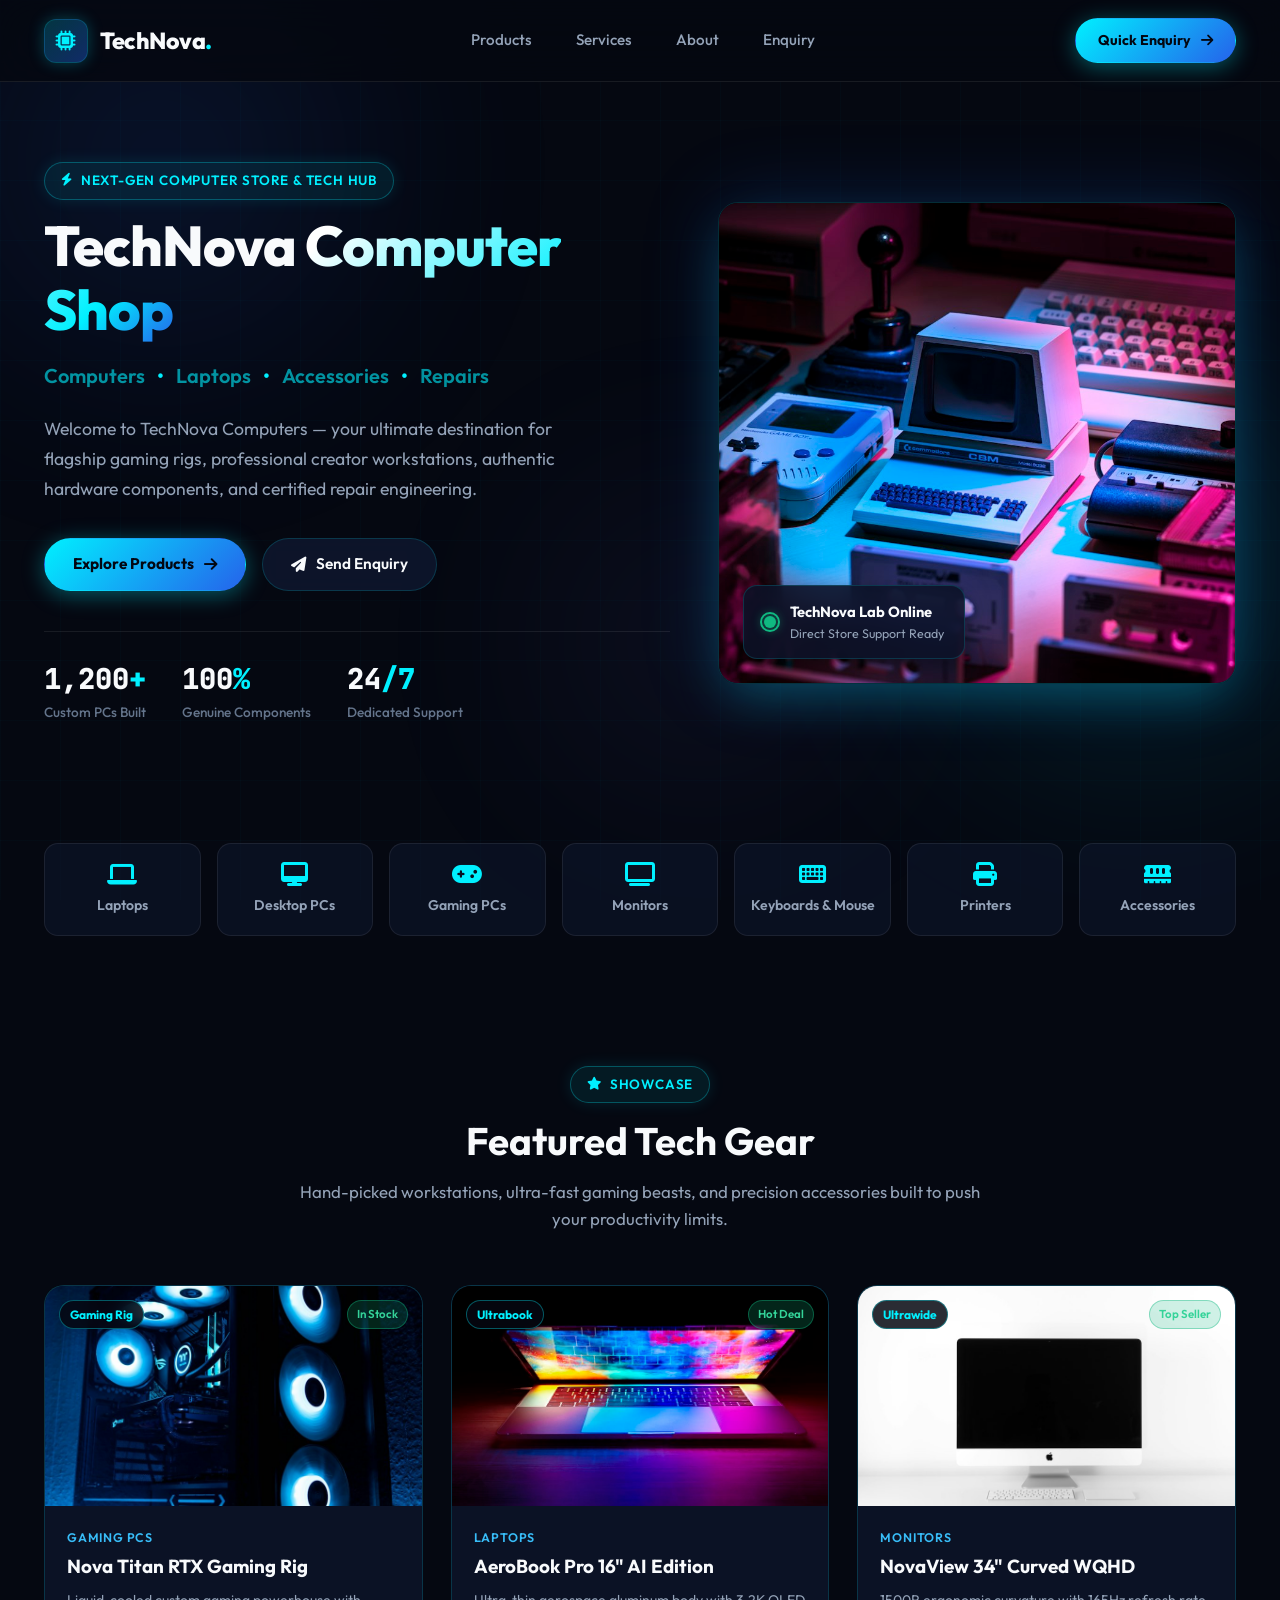
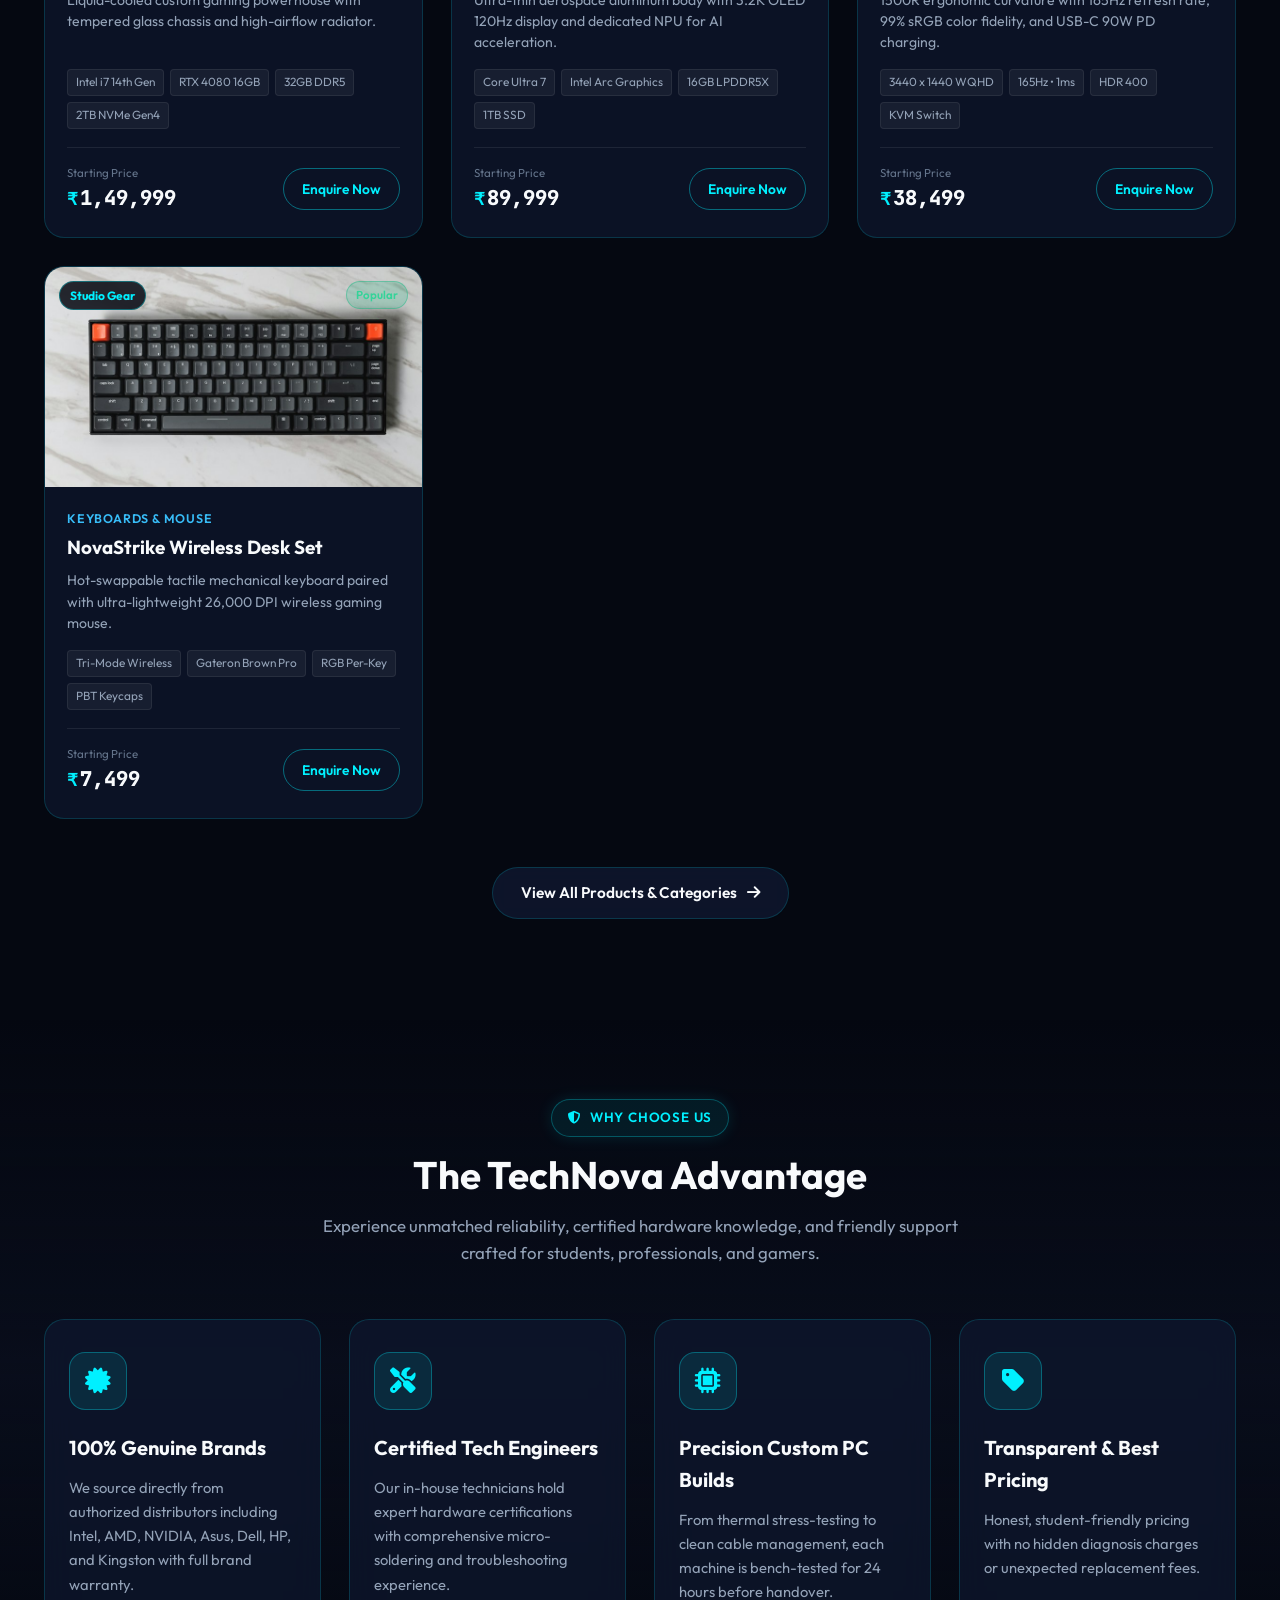
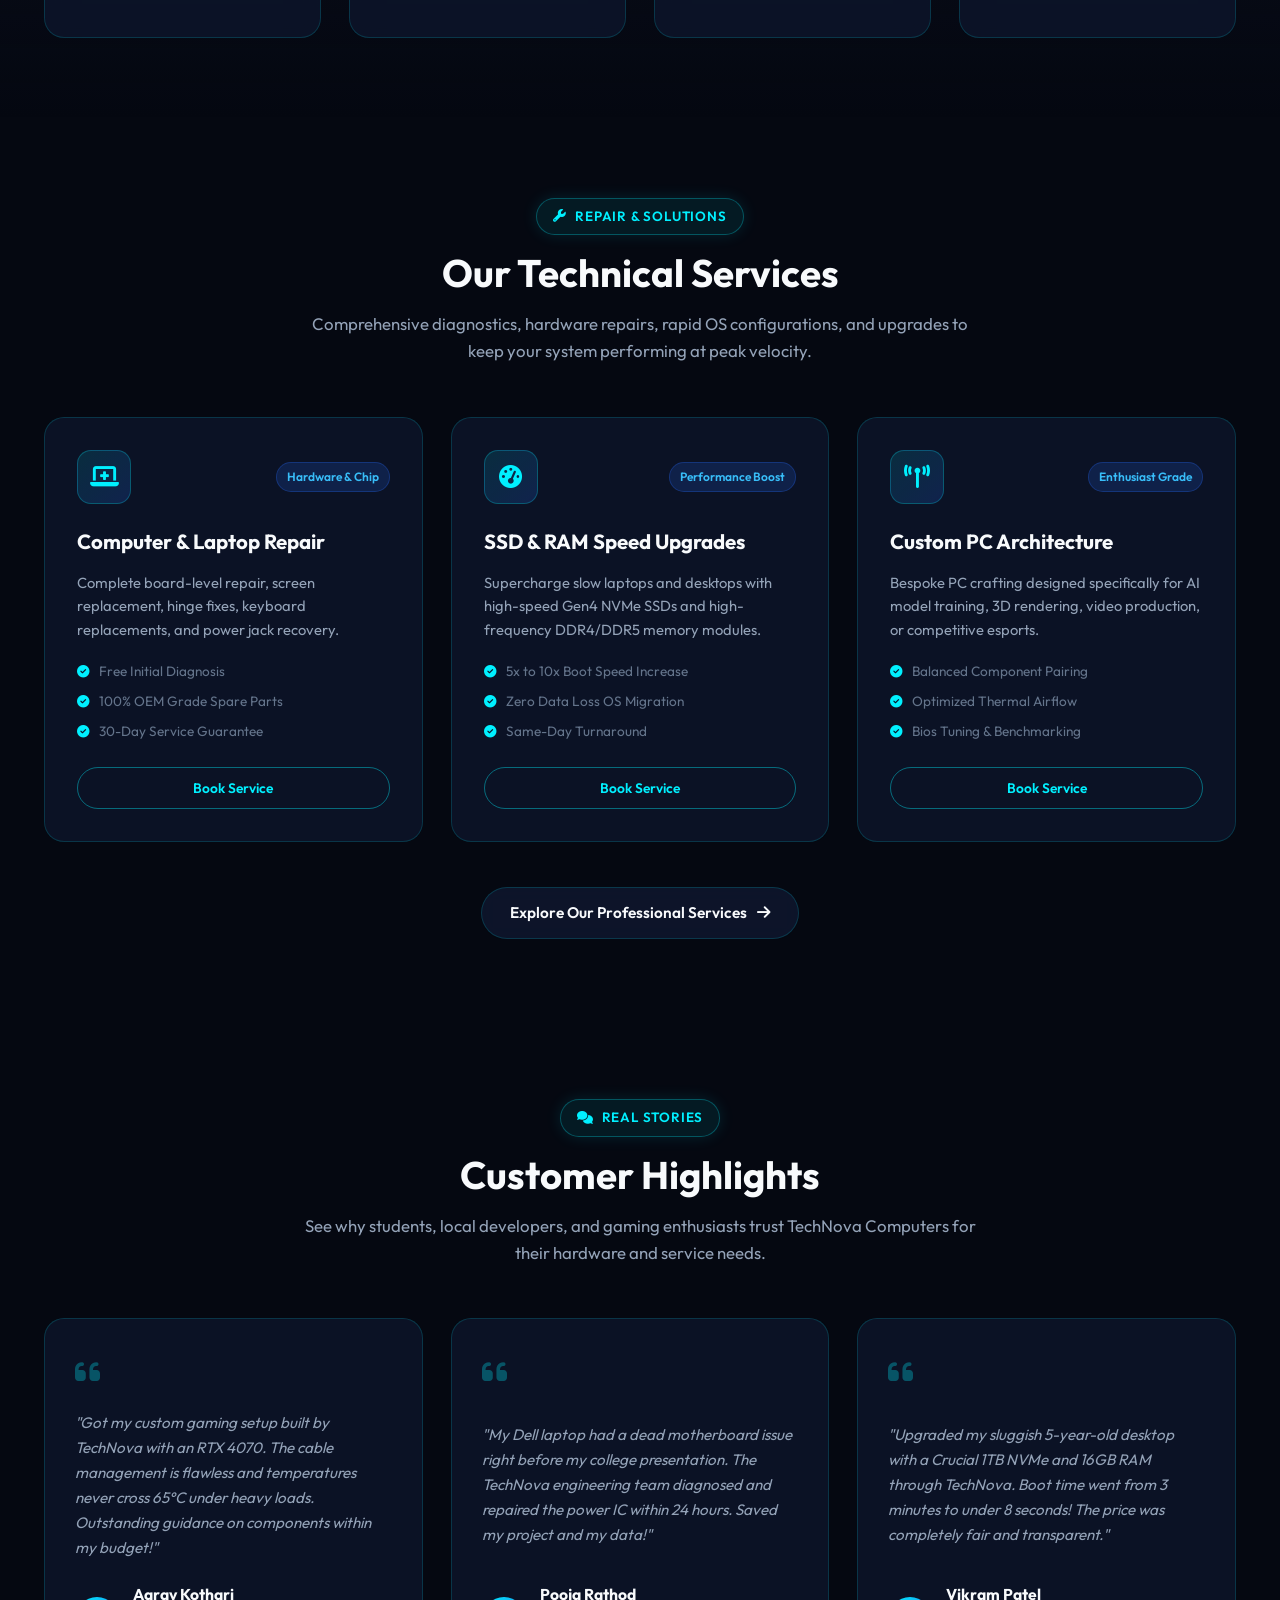
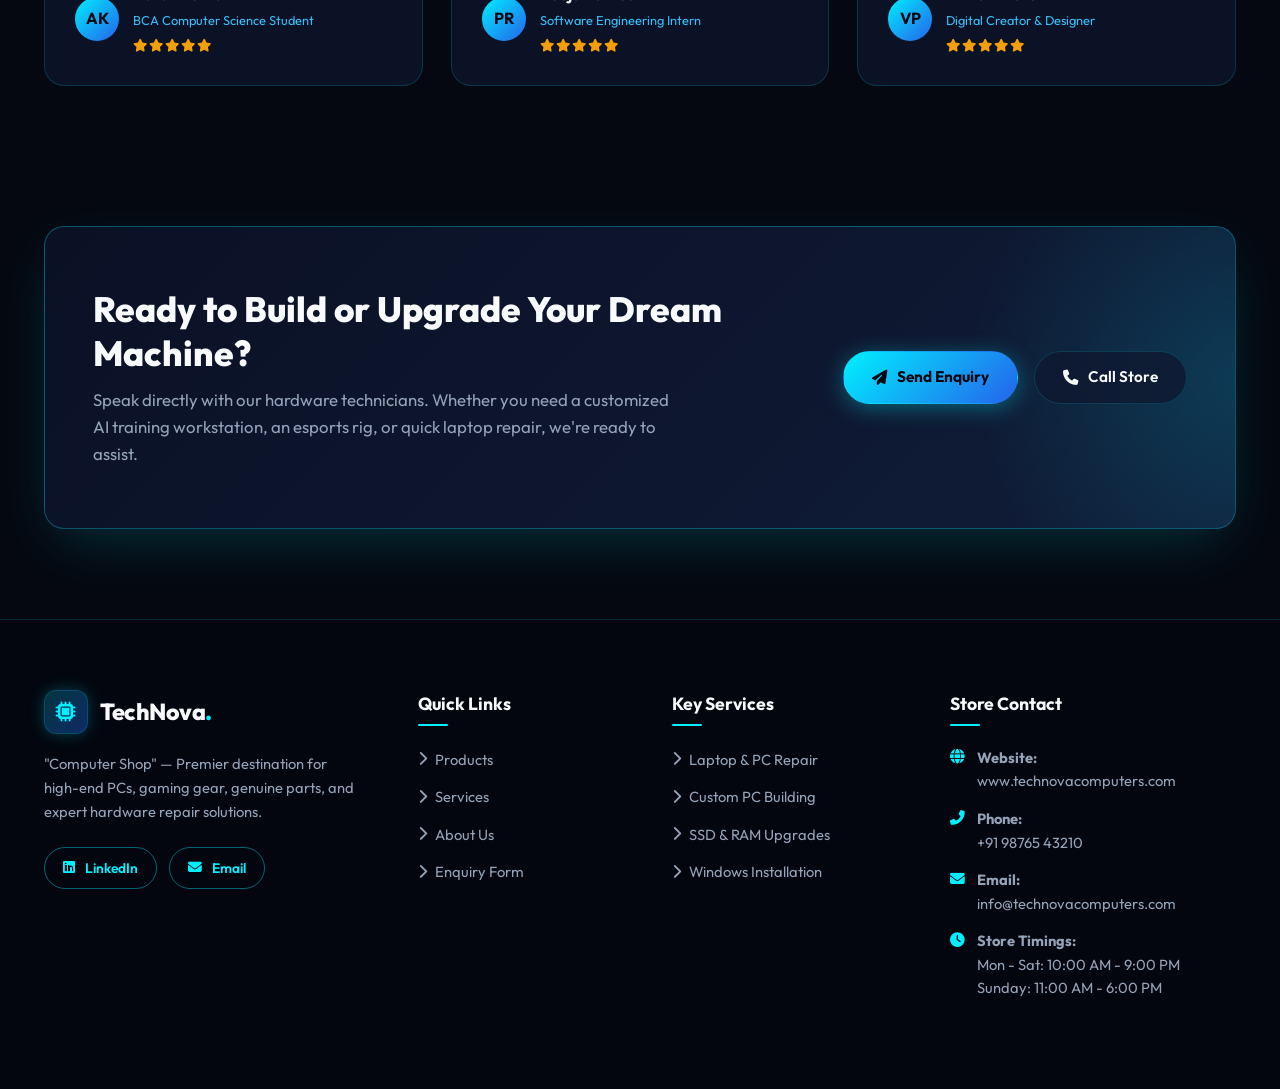
<file: index.html>
<!DOCTYPE html>
<html lang="en">
<head>
    <meta charset="UTF-8">
    <meta name="viewport" content="width=device-width, initial-scale=1.0">
    <title>TechNova Computers | Computer Shop</title>
    <!-- Google Fonts & Font Awesome 6 -->
    <link rel="preconnect" href="https://fonts.googleapis.com">
    <link rel="preconnect" href="https://fonts.gstatic.com" crossorigin>
    <link href="https://fonts.googleapis.com/css2?family=JetBrains+Mono:wght@400;500;600&family=Outfit:wght@300;400;500;600;700;800&display=swap" rel="stylesheet">
    <link rel="stylesheet" href="https://cdnjs.cloudflare.com/ajax/libs/font-awesome/6.5.1/css/all.min.css">
    <link rel="stylesheet" href="style.css">
</head>
<body>

    <!-- Subtle Ambient Glows -->
    <div class="bg-ambient-lights">
        <div class="ambient-orb orb-1"></div>
        <div class="ambient-orb orb-2"></div>
        <div class="ambient-orb orb-3"></div>
    </div>
    <div class="cyber-grid-overlay"></div>

    <!-- Navigation Bar -->
    <header class="navbar">
        <div class="container">
            <a href="index.html" class="brand-logo">
                <div class="brand-icon-box">
                    <i class="fas fa-microchip"></i>
                </div>
                <span>TechNova<span>.</span></span>
            </a>

            <nav class="nav-links" id="nav-links">
                <a href="products.html" class="nav-link">Products</a>
                <a href="services.html" class="nav-link">Services</a>
                <a href="about.html" class="nav-link">About</a>
                <a href="enquiry.html" class="nav-link">Enquiry</a>
            </nav>

            <div class="nav-actions">
                <a href="enquiry.html" class="btn btn-primary btn-sm nav-enquire-btn">
                    <span>Quick Enquiry</span>
                    <i class="fas fa-arrow-right"></i>
                </a>
                <button class="hamburger-btn" id="hamburger-btn" aria-label="Toggle navigation">
                    <span></span>
                    <span></span>
                    <span></span>
                </button>
            </div>
        </div>
    </header>

    <main>
        <!-- Hero Section -->
        <section class="hero-section">
            <div class="container">
                <div class="hero-grid">
                    <div class="hero-content">
                        <div class="section-badge">
                            <i class="fas fa-bolt"></i> Next-Gen Computer Store & Tech Hub
                        </div>
                        <h1 class="hero-headline">
                            TechNova <span class="text-gradient">Computer Shop</span>
                        </h1>
                        <div class="hero-subheadline">
                            <span>Computers</span> • 
                            <span>Laptops</span> • 
                            <span>Accessories</span> • 
                            <span>Repairs</span>
                        </div>
                        <p class="hero-description">
                            Welcome to TechNova Computers — your ultimate destination for flagship gaming rigs, professional creator workstations, authentic hardware components, and certified repair engineering.
                        </p>
                        <div class="hero-cta-group">
                            <a href="products.html" class="btn btn-primary btn-icon-right">
                                <span>Explore Products</span>
                                <i class="fas fa-arrow-right"></i>
                            </a>
                            <a href="enquiry.html" class="btn btn-secondary">
                                <i class="fas fa-paper-plane"></i>
                                <span>Send Enquiry</span>
                            </a>
                        </div>
                        <div class="hero-stats-row">
                            <div class="stat-item">
                                <div class="stat-num">1,200<span>+</span></div>
                                <div class="stat-label">Custom PCs Built</div>
                            </div>
                            <div class="stat-item">
                                <div class="stat-num">100<span>%</span></div>
                                <div class="stat-label">Genuine Components</div>
                            </div>
                            <div class="stat-item">
                                <div class="stat-num">24<span>/7</span></div>
                                <div class="stat-label">Dedicated Support</div>
                            </div>
                        </div>
                    </div>

                    <div class="hero-visual">
                        <div class="hero-image-wrapper">
                            <img src="./assets/images/hero-setup.jpg" alt="Modern computer workstation with laptop, desktop PC and monitor">
                            <div class="hero-floating-badge">
                                <div class="badge-pulse"></div>
                                <div>
                                    <h4 style="font-size: 0.92rem; font-weight: 700;">TechNova Lab Online</h4>
                                    <p style="font-size: 0.78rem; color: var(--text-secondary);">Direct Store Support Ready</p>
                                </div>
                            </div>
                        </div>
                    </div>
                </div>
            </div>
        </section>

        <!-- Quick Category Strip -->
        <section class="quick-categories-section">
            <div class="container">
                <div class="category-pill-strip">
                    <a href="products.html?category=laptops" class="category-chip">
                        <i class="fas fa-laptop"></i>
                        <span>Laptops</span>
                    </a>
                    <a href="products.html?category=desktops" class="category-chip">
                        <i class="fas fa-desktop"></i>
                        <span>Desktop PCs</span>
                    </a>
                    <a href="products.html?category=gaming" class="category-chip">
                        <i class="fas fa-gamepad"></i>
                        <span>Gaming PCs</span>
                    </a>
                    <a href="products.html?category=monitors" class="category-chip">
                        <i class="fas fa-tv"></i>
                        <span>Monitors</span>
                    </a>
                    <a href="products.html?category=peripherals" class="category-chip">
                        <i class="fas fa-keyboard"></i>
                        <span>Keyboards & Mouse</span>
                    </a>
                    <a href="products.html?category=printers" class="category-chip">
                        <i class="fas fa-print"></i>
                        <span>Printers</span>
                    </a>
                    <a href="products.html?category=accessories" class="category-chip">
                        <i class="fas fa-memory"></i>
                        <span>Accessories</span>
                    </a>
                </div>
            </div>
        </section>

        <!-- 1. Featured Products Section -->
        <section class="products-section">
            <div class="container">
                <div class="section-header">
                    <div class="section-badge">
                        <i class="fas fa-star"></i> Showcase
                    </div>
                    <h2 class="section-title">Featured Tech Gear</h2>
                    <p class="section-desc">Hand-picked workstations, ultra-fast gaming beasts, and precision accessories built to push your productivity limits.</p>
                </div>

                <div class="product-grid">
                    <!-- Product 1 -->
                    <div class="product-card glass-card">
                        <div class="product-thumb">
                            <span class="product-badge-tag">Gaming Rig</span>
                            <span class="product-stock-tag">In Stock</span>
                            <img src="./assets/images/gaming-pc.jpg" alt="Nova Titan RTX 4080 Gaming Rig">
                        </div>
                        <div class="product-details">
                            <span class="product-category-label">Gaming PCs</span>
                            <h3 class="product-title">Nova Titan RTX Gaming Rig</h3>
                            <p class="product-desc">Liquid-cooled custom gaming powerhouse with tempered glass chassis and high-airflow radiator.</p>
                            <div class="product-specs-list">
                                <span class="spec-pill">Intel i7 14th Gen</span>
                                <span class="spec-pill">RTX 4080 16GB</span>
                                <span class="spec-pill">32GB DDR5</span>
                                <span class="spec-pill">2TB NVMe Gen4</span>
                            </div>
                            <div class="product-footer">
                                <div class="price-wrap">
                                    <span class="price-label">Starting Price</span>
                                    <div class="price-value"><span class="price-currency">₹</span>1,49,999</div>
                                </div>
                                <a href="enquiry.html?item=Nova%20Titan%20RTX%20Gaming%20Rig" class="btn btn-outline btn-sm">
                                    <span>Enquire Now</span>
                                </a>
                            </div>
                        </div>
                    </div>

                    <!-- Product 2 -->
                    <div class="product-card glass-card">
                        <div class="product-thumb">
                            <span class="product-badge-tag">Ultrabook</span>
                            <span class="product-stock-tag">Hot Deal</span>
                            <img src="./assets/images/laptop-pro.jpg" alt="AeroBook Pro 16 AI Laptop">
                        </div>
                        <div class="product-details">
                            <span class="product-category-label">Laptops</span>
                            <h3 class="product-title">AeroBook Pro 16" AI Edition</h3>
                            <p class="product-desc">Ultra-thin aerospace aluminum body with 3.2K OLED 120Hz display and dedicated NPU for AI acceleration.</p>
                            <div class="product-specs-list">
                                <span class="spec-pill">Core Ultra 7</span>
                                <span class="spec-pill">Intel Arc Graphics</span>
                                <span class="spec-pill">16GB LPDDR5X</span>
                                <span class="spec-pill">1TB SSD</span>
                            </div>
                            <div class="product-footer">
                                <div class="price-wrap">
                                    <span class="price-label">Starting Price</span>
                                    <div class="price-value"><span class="price-currency">₹</span>89,999</div>
                                </div>
                                <a href="enquiry.html?item=AeroBook%20Pro%2016%20AI%20Edition" class="btn btn-outline btn-sm">
                                    <span>Enquire Now</span>
                                </a>
                            </div>
                        </div>
                    </div>

                    <!-- Product 3 -->
                    <div class="product-card glass-card">
                        <div class="product-thumb">
                            <span class="product-badge-tag">Ultrawide</span>
                            <span class="product-stock-tag">Top Seller</span>
                            <img src="./assets/images/monitor-ultrawide.jpg" alt="NovaView 34-Inch Curved Ultrawide Monitor">
                        </div>
                        <div class="product-details">
                            <span class="product-category-label">Monitors</span>
                            <h3 class="product-title">NovaView 34" Curved WQHD</h3>
                            <p class="product-desc">1500R ergonomic curvature with 165Hz refresh rate, 99% sRGB color fidelity, and USB-C 90W PD charging.</p>
                            <div class="product-specs-list">
                                <span class="spec-pill">3440 x 1440 WQHD</span>
                                <span class="spec-pill">165Hz • 1ms</span>
                                <span class="spec-pill">HDR 400</span>
                                <span class="spec-pill">KVM Switch</span>
                            </div>
                            <div class="product-footer">
                                <div class="price-wrap">
                                    <span class="price-label">Starting Price</span>
                                    <div class="price-value"><span class="price-currency">₹</span>38,499</div>
                                </div>
                                <a href="enquiry.html?item=NovaView%2034%20Curved%20WQHD" class="btn btn-outline btn-sm">
                                    <span>Enquire Now</span>
                                </a>
                            </div>
                        </div>
                    </div>

                    <!-- Product 4 -->
                    <div class="product-card glass-card">
                        <div class="product-thumb">
                            <span class="product-badge-tag">Studio Gear</span>
                            <span class="product-stock-tag">Popular</span>
                            <img src="./assets/images/keyboard-mouse.jpg" alt="NovaStrike Pro Wireless Mechanical Combo">
                        </div>
                        <div class="product-details">
                            <span class="product-category-label">Keyboards & Mouse</span>
                            <h3 class="product-title">NovaStrike Wireless Desk Set</h3>
                            <p class="product-desc">Hot-swappable tactile mechanical keyboard paired with ultra-lightweight 26,000 DPI wireless gaming mouse.</p>
                            <div class="product-specs-list">
                                <span class="spec-pill">Tri-Mode Wireless</span>
                                <span class="spec-pill">Gateron Brown Pro</span>
                                <span class="spec-pill">RGB Per-Key</span>
                                <span class="spec-pill">PBT Keycaps</span>
                            </div>
                            <div class="product-footer">
                                <div class="price-wrap">
                                    <span class="price-label">Starting Price</span>
                                    <div class="price-value"><span class="price-currency">₹</span>7,499</div>
                                </div>
                                <a href="enquiry.html?item=NovaStrike%20Wireless%20Desk%20Set" class="btn btn-outline btn-sm">
                                    <span>Enquire Now</span>
                                </a>
                            </div>
                        </div>
                    </div>
                </div>

                <div style="text-align: center; margin-top: 48px;">
                    <a href="products.html" class="btn btn-secondary">
                        <span>View All Products & Categories</span>
                        <i class="fas fa-arrow-right"></i>
                    </a>
                </div>
            </div>
        </section>

        <!-- 2. Why Choose Us Section -->
        <section class="why-us-section">
            <div class="container">
                <div class="section-header">
                    <div class="section-badge">
                        <i class="fas fa-shield-alt"></i> Why Choose Us
                    </div>
                    <h2 class="section-title">The TechNova Advantage</h2>
                    <p class="section-desc">Experience unmatched reliability, certified hardware knowledge, and friendly support crafted for students, professionals, and gamers.</p>
                </div>

                <div class="why-grid">
                    <div class="why-card glass-card">
                        <div class="why-icon-box">
                            <i class="fas fa-certificate"></i>
                        </div>
                        <h3 class="why-title">100% Genuine Brands</h3>
                        <p class="why-desc">We source directly from authorized distributors including Intel, AMD, NVIDIA, Asus, Dell, HP, and Kingston with full brand warranty.</p>
                    </div>

                    <div class="why-card glass-card">
                        <div class="why-icon-box">
                            <i class="fas fa-screwdriver-wrench"></i>
                        </div>
                        <h3 class="why-title">Certified Tech Engineers</h3>
                        <p class="why-desc">Our in-house technicians hold expert hardware certifications with comprehensive micro-soldering and troubleshooting experience.</p>
                    </div>

                    <div class="why-card glass-card">
                        <div class="why-icon-box">
                            <i class="fas fa-microchip"></i>
                        </div>
                        <h3 class="why-title">Precision Custom PC Builds</h3>
                        <p class="why-desc">From thermal stress-testing to clean cable management, each machine is bench-tested for 24 hours before handover.</p>
                    </div>

                    <div class="why-card glass-card">
                        <div class="why-icon-box">
                            <i class="fas fa-tag"></i>
                        </div>
                        <h3 class="why-title">Transparent & Best Pricing</h3>
                        <p class="why-desc">Honest, student-friendly pricing with no hidden diagnosis charges or unexpected replacement fees.</p>
                    </div>
                </div>
            </div>
        </section>

        <!-- 3. Our Services Preview Section -->
        <section class="services-section">
            <div class="container">
                <div class="section-header">
                    <div class="section-badge">
                        <i class="fas fa-wrench"></i> Repair & Solutions
                    </div>
                    <h2 class="section-title">Our Technical Services</h2>
                    <p class="section-desc">Comprehensive diagnostics, hardware repairs, rapid OS configurations, and upgrades to keep your system performing at peak velocity.</p>
                </div>

                <div class="services-grid">
                    <!-- Service 1 -->
                    <div class="service-card glass-card">
                        <div>
                            <div class="service-card-top">
                                <div class="service-icon-box">
                                    <i class="fas fa-laptop-medical"></i>
                                </div>
                                <span class="service-badge">Hardware & Chip</span>
                            </div>
                            <h3 class="service-title">Computer & Laptop Repair</h3>
                            <p class="service-desc">Complete board-level repair, screen replacement, hinge fixes, keyboard replacements, and power jack recovery.</p>
                            <ul class="service-features-list">
                                <li><i class="fas fa-check-circle"></i> Free Initial Diagnosis</li>
                                <li><i class="fas fa-check-circle"></i> 100% OEM Grade Spare Parts</li>
                                <li><i class="fas fa-check-circle"></i> 30-Day Service Guarantee</li>
                            </ul>
                        </div>
                        <a href="enquiry.html?service=Computer%20and%20Laptop%20Repair" class="btn btn-outline btn-sm">Book Service</a>
                    </div>

                    <!-- Service 2 -->
                    <div class="service-card glass-card">
                        <div>
                            <div class="service-card-top">
                                <div class="service-icon-box">
                                    <i class="fas fa-gauge-high"></i>
                                </div>
                                <span class="service-badge">Performance Boost</span>
                            </div>
                            <h3 class="service-title">SSD & RAM Speed Upgrades</h3>
                            <p class="service-desc">Supercharge slow laptops and desktops with high-speed Gen4 NVMe SSDs and high-frequency DDR4/DDR5 memory modules.</p>
                            <ul class="service-features-list">
                                <li><i class="fas fa-check-circle"></i> 5x to 10x Boot Speed Increase</li>
                                <li><i class="fas fa-check-circle"></i> Zero Data Loss OS Migration</li>
                                <li><i class="fas fa-check-circle"></i> Same-Day Turnaround</li>
                            </ul>
                        </div>
                        <a href="enquiry.html?service=SSD%20and%20RAM%20Upgrade" class="btn btn-outline btn-sm">Book Service</a>
                    </div>

                    <!-- Service 3 -->
                    <div class="service-card glass-card">
                        <div>
                            <div class="service-card-top">
                                <div class="service-icon-box">
                                    <i class="fas fa-tower-broadcast"></i>
                                </div>
                                <span class="service-badge">Enthusiast Grade</span>
                            </div>
                            <h3 class="service-title">Custom PC Architecture</h3>
                            <p class="service-desc">Bespoke PC crafting designed specifically for AI model training, 3D rendering, video production, or competitive esports.</p>
                            <ul class="service-features-list">
                                <li><i class="fas fa-check-circle"></i> Balanced Component Pairing</li>
                                <li><i class="fas fa-check-circle"></i> Optimized Thermal Airflow</li>
                                <li><i class="fas fa-check-circle"></i> Bios Tuning & Benchmarking</li>
                            </ul>
                        </div>
                        <a href="enquiry.html?service=Custom%20PC%20Building" class="btn btn-outline btn-sm">Book Service</a>
                    </div>
                </div>

                <div style="text-align: center; margin-top: 45px;">
                    <a href="services.html" class="btn btn-secondary">
                        <span>Explore Our Professional Services</span>
                        <i class="fas fa-arrow-right"></i>
                    </a>
                </div>
            </div>
        </section>

        <!-- 4. Customer Highlights / Testimonials Section -->
        <section class="testimonials-section">
            <div class="container">
                <div class="section-header">
                    <div class="section-badge">
                        <i class="fas fa-comments"></i> Real Stories
                    </div>
                    <h2 class="section-title">Customer Highlights</h2>
                    <p class="section-desc">See why students, local developers, and gaming enthusiasts trust TechNova Computers for their hardware and service needs.</p>
                </div>

                <div class="testimonials-grid">
                    <div class="testimonial-card glass-card">
                        <div class="quote-icon"><i class="fas fa-quote-left"></i></div>
                        <p class="testimonial-text">
                            "Got my custom gaming setup built by TechNova with an RTX 4070. The cable management is flawless and temperatures never cross 65°C under heavy loads. Outstanding guidance on components within my budget!"
                        </p>
                        <div class="testimonial-user">
                            <div class="user-avatar-initials">AK</div>
                            <div class="user-info">
                                <h4>Aarav Kothari</h4>
                                <span>BCA Computer Science Student</span>
                                <div class="star-rating">
                                    <i class="fas fa-star"></i><i class="fas fa-star"></i><i class="fas fa-star"></i><i class="fas fa-star"></i><i class="fas fa-star"></i>
                                </div>
                            </div>
                        </div>
                    </div>

                    <div class="testimonial-card glass-card">
                        <div class="quote-icon"><i class="fas fa-quote-left"></i></div>
                        <p class="testimonial-text">
                            "My Dell laptop had a dead motherboard issue right before my college presentation. The TechNova engineering team diagnosed and repaired the power IC within 24 hours. Saved my project and my data!"
                        </p>
                        <div class="testimonial-user">
                            <div class="user-avatar-initials">PR</div>
                            <div class="user-info">
                                <h4>Pooja Rathod</h4>
                                <span>Software Engineering Intern</span>
                                <div class="star-rating">
                                    <i class="fas fa-star"></i><i class="fas fa-star"></i><i class="fas fa-star"></i><i class="fas fa-star"></i><i class="fas fa-star"></i>
                                </div>
                            </div>
                        </div>
                    </div>

                    <div class="testimonial-card glass-card">
                        <div class="quote-icon"><i class="fas fa-quote-left"></i></div>
                        <p class="testimonial-text">
                            "Upgraded my sluggish 5-year-old desktop with a Crucial 1TB NVMe and 16GB RAM through TechNova. Boot time went from 3 minutes to under 8 seconds! The price was completely fair and transparent."
                        </p>
                        <div class="testimonial-user">
                            <div class="user-avatar-initials">VP</div>
                            <div class="user-info">
                                <h4>Vikram Patel</h4>
                                <span>Digital Creator & Designer</span>
                                <div class="star-rating">
                                    <i class="fas fa-star"></i><i class="fas fa-star"></i><i class="fas fa-star"></i><i class="fas fa-star"></i><i class="fas fa-star"></i>
                                </div>
                            </div>
                        </div>
                    </div>
                </div>
            </div>
        </section>

        <!-- 5. Call-to-Action Banner -->
        <section class="cta-section">
            <div class="container">
                <div class="cta-box">
                    <div class="cta-content">
                        <h2>Ready to Build or Upgrade Your Dream Machine?</h2>
                        <p>Speak directly with our hardware technicians. Whether you need a customized AI training workstation, an esports rig, or quick laptop repair, we're ready to assist.</p>
                    </div>
                    <div class="cta-actions">
                        <a href="enquiry.html" class="btn btn-primary">
                            <i class="fas fa-paper-plane"></i>
                            <span>Send Enquiry</span>
                        </a>
                        <a href="tel:+919876543210" class="btn btn-secondary">
                            <i class="fas fa-phone"></i>
                            <span>Call Store</span>
                        </a>
                    </div>
                </div>
            </div>
        </section>
    </main>

    <!-- Floating Quick Actions -->
    <div class="floating-actions">
        <button id="back-to-top" class="float-btn float-top" aria-label="Back to Top">
            <i class="fas fa-arrow-up"></i>
        </button>
    </div>

    <!-- Footer -->
    <footer class="site-footer">
        <div class="container">
            <div class="footer-grid">
                <div class="footer-col footer-brand">
                    <a href="index.html" class="brand-logo">
                        <div class="brand-icon-box">
                            <i class="fas fa-microchip"></i>
                        </div>
                        <span>TechNova<span>.</span></span>
                    </a>
                    <p>
                        "Computer Shop" — Premier destination for high-end PCs, gaming gear, genuine parts, and expert hardware repair solutions.
                    </p>
                    <div style="display: flex; gap: 12px; margin-top: 16px;">
                        <a href="https://www.linkedin.com" target="_blank" class="btn btn-outline btn-sm"><i class="fab fa-linkedin"></i> LinkedIn</a>
                        <a href="mailto:info@technovacomputers.com" class="btn btn-outline btn-sm"><i class="fas fa-envelope"></i> Email</a>
                    </div>
                </div>

                <div class="footer-col">
                    <h4>Quick Links</h4>
                    <ul class="footer-links-list">
                        <li><a href="products.html"><i class="fas fa-chevron-right"></i> Products</a></li>
                        <li><a href="services.html"><i class="fas fa-chevron-right"></i> Services</a></li>
                        <li><a href="about.html"><i class="fas fa-chevron-right"></i> About Us</a></li>
                        <li><a href="enquiry.html"><i class="fas fa-chevron-right"></i> Enquiry Form</a></li>
                    </ul>
                </div>

                <div class="footer-col">
                    <h4>Key Services</h4>
                    <ul class="footer-links-list">
                        <li><a href="services.html"><i class="fas fa-chevron-right"></i> Laptop & PC Repair</a></li>
                        <li><a href="services.html"><i class="fas fa-chevron-right"></i> Custom PC Building</a></li>
                        <li><a href="services.html"><i class="fas fa-chevron-right"></i> SSD & RAM Upgrades</a></li>
                        <li><a href="services.html"><i class="fas fa-chevron-right"></i> Windows Installation</a></li>
                    </ul>
                </div>

                <div class="footer-col">
                    <h4>Store Contact</h4>
                    <div class="footer-contact-item">
                        <i class="fas fa-globe"></i>
                        <div>
                            <strong>Website:</strong><br>
                            <a href="https://www.technovacomputers.com" target="_blank">www.technovacomputers.com</a>
                        </div>
                    </div>
                    <div class="footer-contact-item">
                        <i class="fas fa-phone-alt"></i>
                        <div>
                            <strong>Phone:</strong><br>
                            <a href="tel:+919876543210">+91 98765 43210</a>
                        </div>
                    </div>
                    <div class="footer-contact-item">
                        <i class="fas fa-envelope"></i>
                        <div>
                            <strong>Email:</strong><br>
                            <a href="mailto:info@technovacomputers.com">info@technovacomputers.com</a>
                        </div>
                    </div>
                    <div class="footer-contact-item">
                        <i class="fas fa-clock"></i>
                        <div>
                            <strong>Store Timings:</strong><br>
                            Mon - Sat: 10:00 AM - 9:00 PM<br>
                            Sunday: 11:00 AM - 6:00 PM
                        </div>
                    </div>
                </div>
            </div>
        </div>
    </footer>

    <script src="script.js"></script>
</body>
</html>
</file>
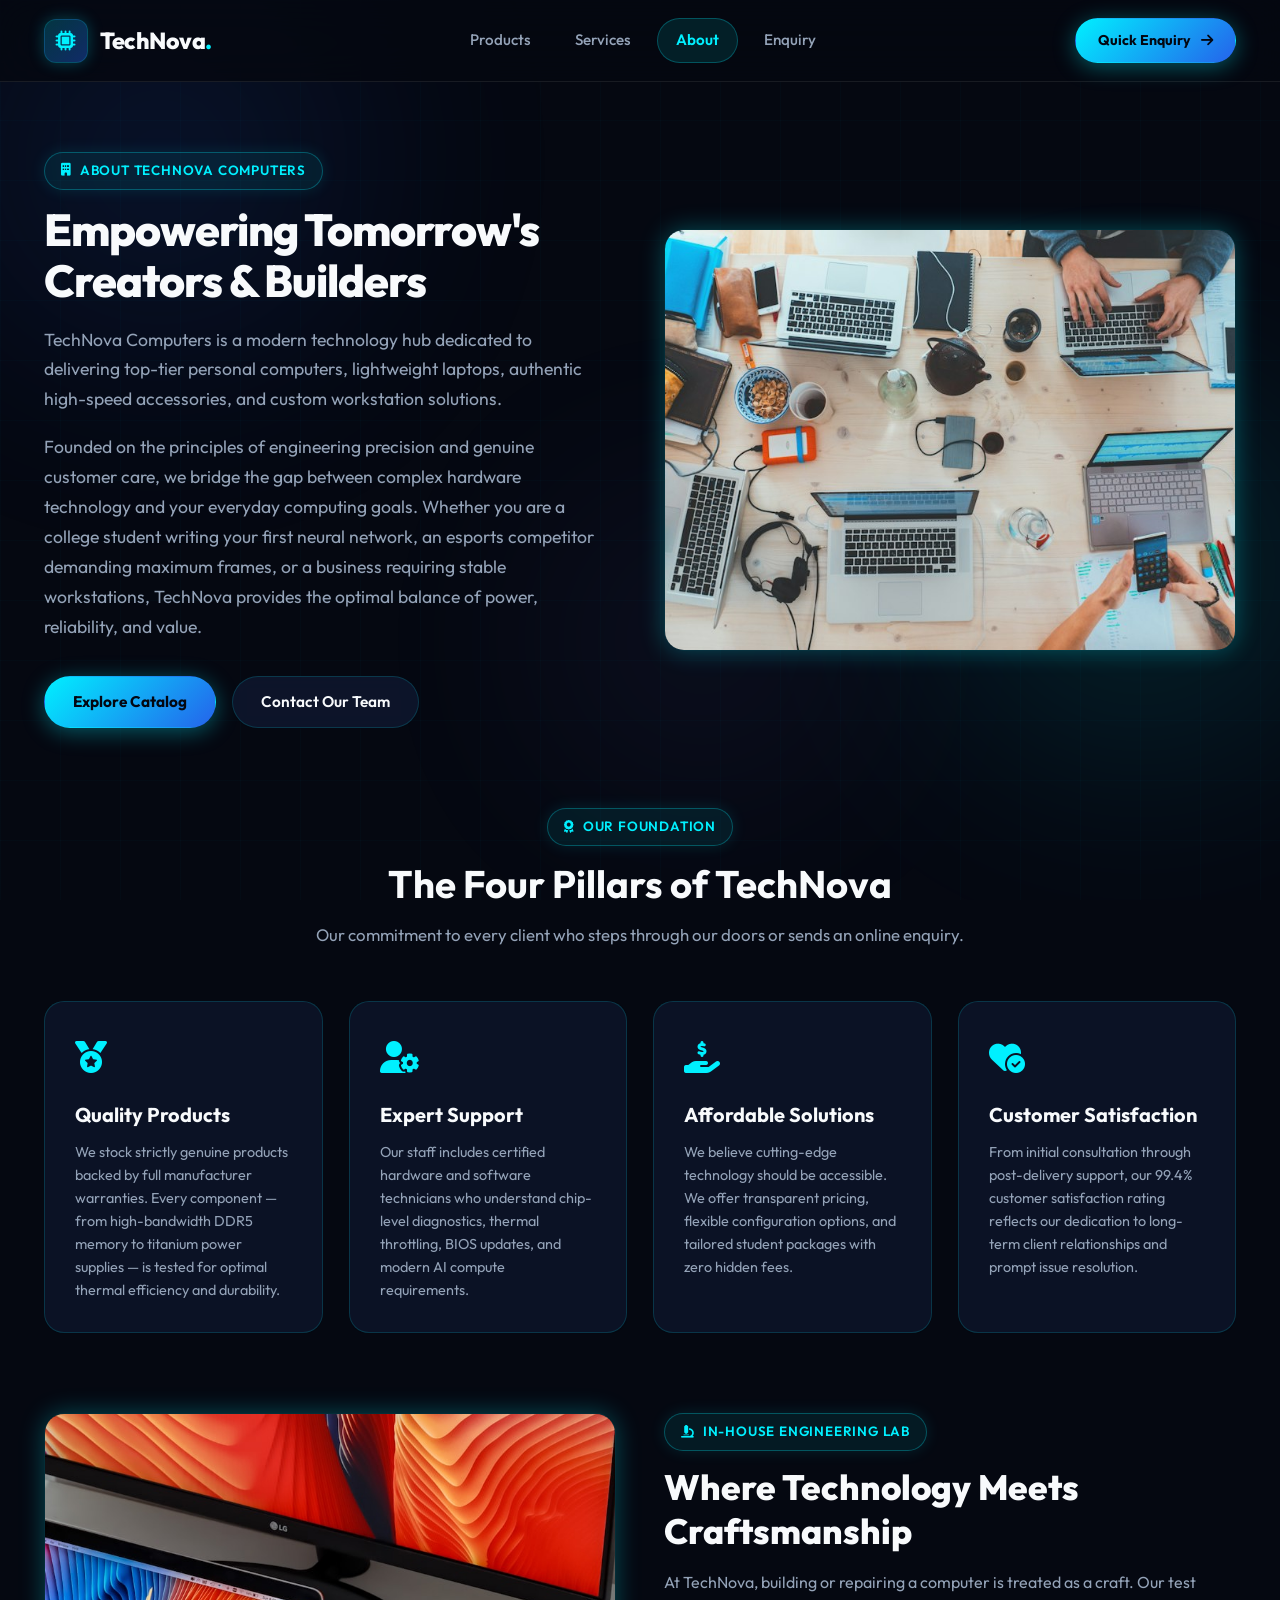
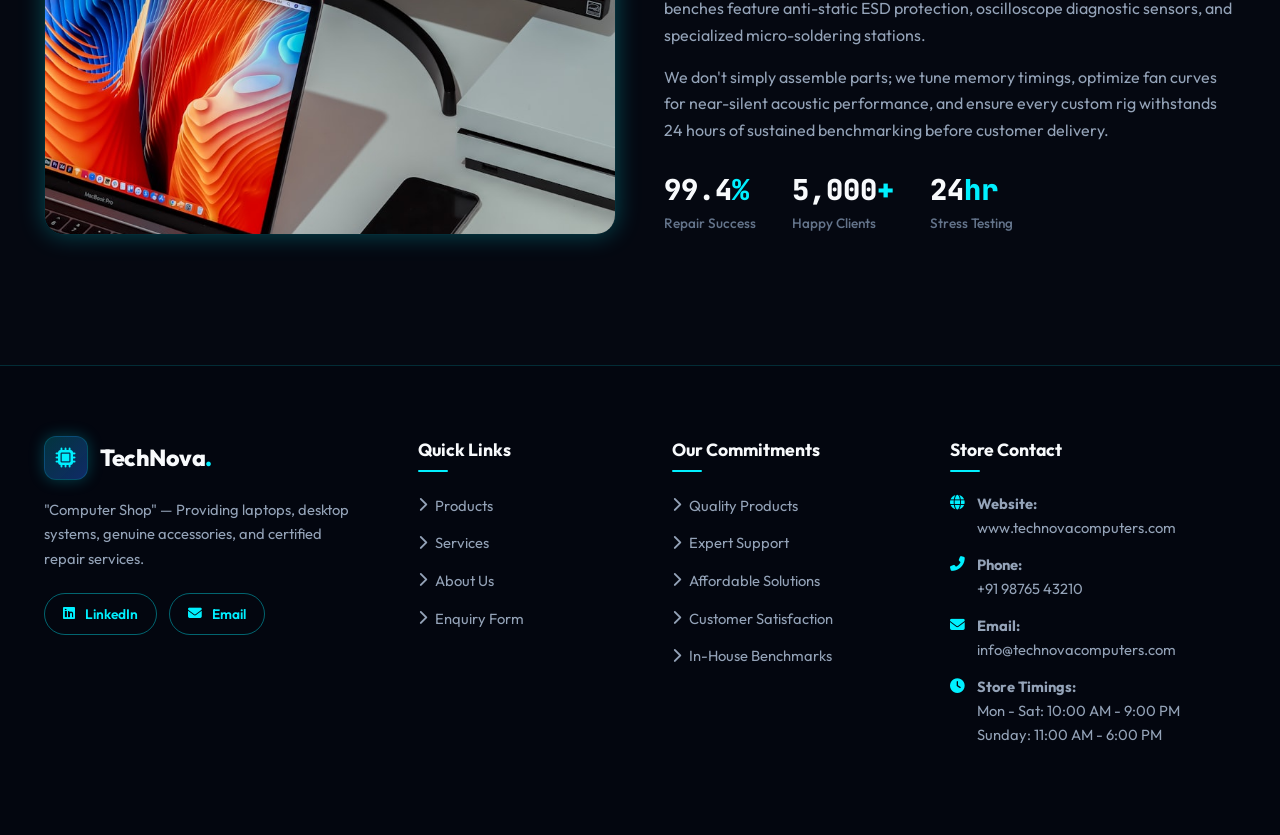
<file: about.html>
<!DOCTYPE html>
<html lang="en">
<head>
    <meta charset="UTF-8">
    <meta name="viewport" content="width=device-width, initial-scale=1.0">
    <title>About Us | TechNova Computers</title>
    <!-- Google Fonts & Font Awesome 6 -->
    <link rel="preconnect" href="https://fonts.googleapis.com">
    <link rel="preconnect" href="https://fonts.gstatic.com" crossorigin>
    <link href="https://fonts.googleapis.com/css2?family=JetBrains+Mono:wght@400;500;600&family=Outfit:wght@300;400;500;600;700;800&display=swap" rel="stylesheet">
    <link rel="stylesheet" href="https://cdnjs.cloudflare.com/ajax/libs/font-awesome/6.5.1/css/all.min.css">
    <link rel="stylesheet" href="style.css">
</head>
<body>

    <!-- Subtle Ambient Glows -->
    <div class="bg-ambient-lights">
        <div class="ambient-orb orb-1"></div>
        <div class="ambient-orb orb-2"></div>
        <div class="ambient-orb orb-3"></div>
    </div>
    <div class="cyber-grid-overlay"></div>

    <!-- Navigation Bar -->
    <header class="navbar">
        <div class="container">
            <a href="index.html" class="brand-logo">
                <div class="brand-icon-box">
                    <i class="fas fa-microchip"></i>
                </div>
                <span>TechNova<span>.</span></span>
            </a>

            <nav class="nav-links" id="nav-links">
                <a href="products.html" class="nav-link">Products</a>
                <a href="services.html" class="nav-link">Services</a>
                <a href="about.html" class="nav-link active">About</a>
                <a href="enquiry.html" class="nav-link">Enquiry</a>
            </nav>

            <div class="nav-actions">
                <a href="enquiry.html" class="btn btn-primary btn-sm nav-enquire-btn">
                    <span>Quick Enquiry</span>
                    <i class="fas fa-arrow-right"></i>
                </a>
                <button class="hamburger-btn" id="hamburger-btn" aria-label="Toggle navigation">
                    <span></span>
                    <span></span>
                    <span></span>
                </button>
            </div>
        </div>
    </header>

    <main>
        <!-- About Hero Section -->
        <section style="padding: 70px 0 50px 0;">
            <div class="container">
                <div class="about-hero-grid">
                    <div>
                        <div class="section-badge">
                            <i class="fas fa-building"></i> About TechNova Computers
                        </div>
                        <h1 class="hero-headline" style="font-size: 2.8rem;">
                            Empowering Tomorrow's Creators & Builders
                        </h1>
                        <p class="hero-description">
                            TechNova Computers is a modern technology hub dedicated to delivering top-tier personal computers, lightweight laptops, authentic high-speed accessories, and custom workstation solutions.
                        </p>
                        <p class="hero-description" style="margin-top: -16px;">
                            Founded on the principles of engineering precision and genuine customer care, we bridge the gap between complex hardware technology and your everyday computing goals. Whether you are a college student writing your first neural network, an esports competitor demanding maximum frames, or a business requiring stable workstations, TechNova provides the optimal balance of power, reliability, and value.
                        </p>
                        <div style="display: flex; gap: 16px; margin-top: 24px;">
                            <a href="products.html" class="btn btn-primary">Explore Catalog</a>
                            <a href="enquiry.html" class="btn btn-secondary">Contact Our Team</a>
                        </div>
                    </div>

                    <div class="about-image-frame">
                        <img src="./assets/images/about-store.jpg" alt="Modern TechNova computer showroom interior and display workstation">
                    </div>
                </div>

                <!-- 4 Core Pillars Section -->
                <div class="section-header" style="margin-top: 50px;">
                    <div class="section-badge">
                        <i class="fas fa-award"></i> Our Foundation
                    </div>
                    <h2 class="section-title">The Four Pillars of TechNova</h2>
                    <p class="section-desc">Our commitment to every client who steps through our doors or sends an online enquiry.</p>
                </div>

                <div class="pillars-grid">
                    <!-- Pillar 1: Quality Products -->
                    <div class="pillar-card glass-card">
                        <div class="pillar-icon">
                            <i class="fas fa-medal"></i>
                        </div>
                        <h3>Quality Products</h3>
                        <p>We stock strictly genuine products backed by full manufacturer warranties. Every component — from high-bandwidth DDR5 memory to titanium power supplies — is tested for optimal thermal efficiency and durability.</p>
                    </div>

                    <!-- Pillar 2: Expert Support -->
                    <div class="pillar-card glass-card">
                        <div class="pillar-icon">
                            <i class="fas fa-user-gear"></i>
                        </div>
                        <h3>Expert Support</h3>
                        <p>Our staff includes certified hardware and software technicians who understand chip-level diagnostics, thermal throttling, BIOS updates, and modern AI compute requirements.</p>
                    </div>

                    <!-- Pillar 3: Affordable Solutions -->
                    <div class="pillar-card glass-card">
                        <div class="pillar-icon">
                            <i class="fas fa-hand-holding-dollar"></i>
                        </div>
                        <h3>Affordable Solutions</h3>
                        <p>We believe cutting-edge technology should be accessible. We offer transparent pricing, flexible configuration options, and tailored student packages with zero hidden fees.</p>
                    </div>

                    <!-- Pillar 4: Customer Satisfaction -->
                    <div class="pillar-card glass-card">
                        <div class="pillar-icon">
                            <i class="fas fa-heart-circle-check"></i>
                        </div>
                        <h3>Customer Satisfaction</h3>
                        <p>From initial consultation through post-delivery support, our 99.4% customer satisfaction rating reflects our dedication to long-term client relationships and prompt issue resolution.</p>
                    </div>
                </div>

                <!-- Store Experience & Workshop Highlight -->
                <div class="about-hero-grid" style="margin-top: 80px;">
                    <div class="about-image-frame">
                        <img src="./assets/images/technician-repair.jpg" alt="Certified computer technician repairing motherboard at TechNova bench">
                    </div>

                    <div>
                        <div class="section-badge">
                            <i class="fas fa-microscope"></i> In-House Engineering Lab
                        </div>
                        <h2 style="font-size: 2.2rem; font-weight: 800; margin-bottom: 16px; line-height: 1.25;">
                            Where Technology Meets Craftsmanship
                        </h2>
                        <p style="color: var(--text-secondary); margin-bottom: 16px; line-height: 1.65;">
                            At TechNova, building or repairing a computer is treated as a craft. Our test benches feature anti-static ESD protection, oscilloscope diagnostic sensors, and specialized micro-soldering stations.
                        </p>
                        <p style="color: var(--text-secondary); margin-bottom: 24px; line-height: 1.65;">
                            We don't simply assemble parts; we tune memory timings, optimize fan curves for near-silent acoustic performance, and ensure every custom rig withstands 24 hours of sustained benchmarking before customer delivery.
                        </p>
                        <div class="hero-stats-row" style="border: none; padding-top: 0;">
                            <div class="stat-item">
                                <div class="stat-num">99.4<span>%</span></div>
                                <div class="stat-label">Repair Success</div>
                            </div>
                            <div class="stat-item">
                                <div class="stat-num">5,000<span>+</span></div>
                                <div class="stat-label">Happy Clients</div>
                            </div>
                            <div class="stat-item">
                                <div class="stat-num">24<span>hr</span></div>
                                <div class="stat-label">Stress Testing</div>
                            </div>
                        </div>
                    </div>
                </div>

            </div>
        </section>
    </main>

    <!-- Floating Quick Actions -->
    <div class="floating-actions">
        <button id="back-to-top" class="float-btn float-top" aria-label="Back to Top">
            <i class="fas fa-arrow-up"></i>
        </button>
    </div>

    <!-- Footer -->
    <footer class="site-footer">
        <div class="container">
            <div class="footer-grid">
                <div class="footer-col footer-brand">
                    <a href="index.html" class="brand-logo">
                        <div class="brand-icon-box">
                            <i class="fas fa-microchip"></i>
                        </div>
                        <span>TechNova<span>.</span></span>
                    </a>
                    <p>
                        "Computer Shop" — Providing laptops, desktop systems, genuine accessories, and certified repair services.
                    </p>
                    <div style="display: flex; gap: 12px; margin-top: 16px;">
                        <a href="https://www.linkedin.com" target="_blank" class="btn btn-outline btn-sm"><i class="fab fa-linkedin"></i> LinkedIn</a>
                        <a href="mailto:info@technovacomputers.com" class="btn btn-outline btn-sm"><i class="fas fa-envelope"></i> Email</a>
                    </div>
                </div>

                <div class="footer-col">
                    <h4>Quick Links</h4>
                    <ul class="footer-links-list">
                        <li><a href="products.html"><i class="fas fa-chevron-right"></i> Products</a></li>
                        <li><a href="services.html"><i class="fas fa-chevron-right"></i> Services</a></li>
                        <li><a href="about.html"><i class="fas fa-chevron-right"></i> About Us</a></li>
                        <li><a href="enquiry.html"><i class="fas fa-chevron-right"></i> Enquiry Form</a></li>
                    </ul>
                </div>

                <div class="footer-col">
                    <h4>Our Commitments</h4>
                    <ul class="footer-links-list">
                        <li><a href="about.html"><i class="fas fa-chevron-right"></i> Quality Products</a></li>
                        <li><a href="about.html"><i class="fas fa-chevron-right"></i> Expert Support</a></li>
                        <li><a href="about.html"><i class="fas fa-chevron-right"></i> Affordable Solutions</a></li>
                        <li><a href="about.html"><i class="fas fa-chevron-right"></i> Customer Satisfaction</a></li>
                        <li><a href="services.html"><i class="fas fa-chevron-right"></i> In-House Benchmarks</a></li>
                    </ul>
                </div>

                <div class="footer-col">
                    <h4>Store Contact</h4>
                    <div class="footer-contact-item">
                        <i class="fas fa-globe"></i>
                        <div>
                            <strong>Website:</strong><br>
                            <a href="https://www.technovacomputers.com" target="_blank">www.technovacomputers.com</a>
                        </div>
                    </div>
                    <div class="footer-contact-item">
                        <i class="fas fa-phone-alt"></i>
                        <div>
                            <strong>Phone:</strong><br>
                            <a href="tel:+919876543210">+91 98765 43210</a>
                        </div>
                    </div>
                    <div class="footer-contact-item">
                        <i class="fas fa-envelope"></i>
                        <div>
                            <strong>Email:</strong><br>
                            <a href="mailto:info@technovacomputers.com">info@technovacomputers.com</a>
                        </div>
                    </div>
                    <div class="footer-contact-item">
                        <i class="fas fa-clock"></i>
                        <div>
                            <strong>Store Timings:</strong><br>
                            Mon - Sat: 10:00 AM - 9:00 PM<br>
                            Sunday: 11:00 AM - 6:00 PM
                        </div>
                    </div>
                </div>
            </div>
        </div>
    </footer>

    <script src="script.js"></script>
</body>
</html>
</file>
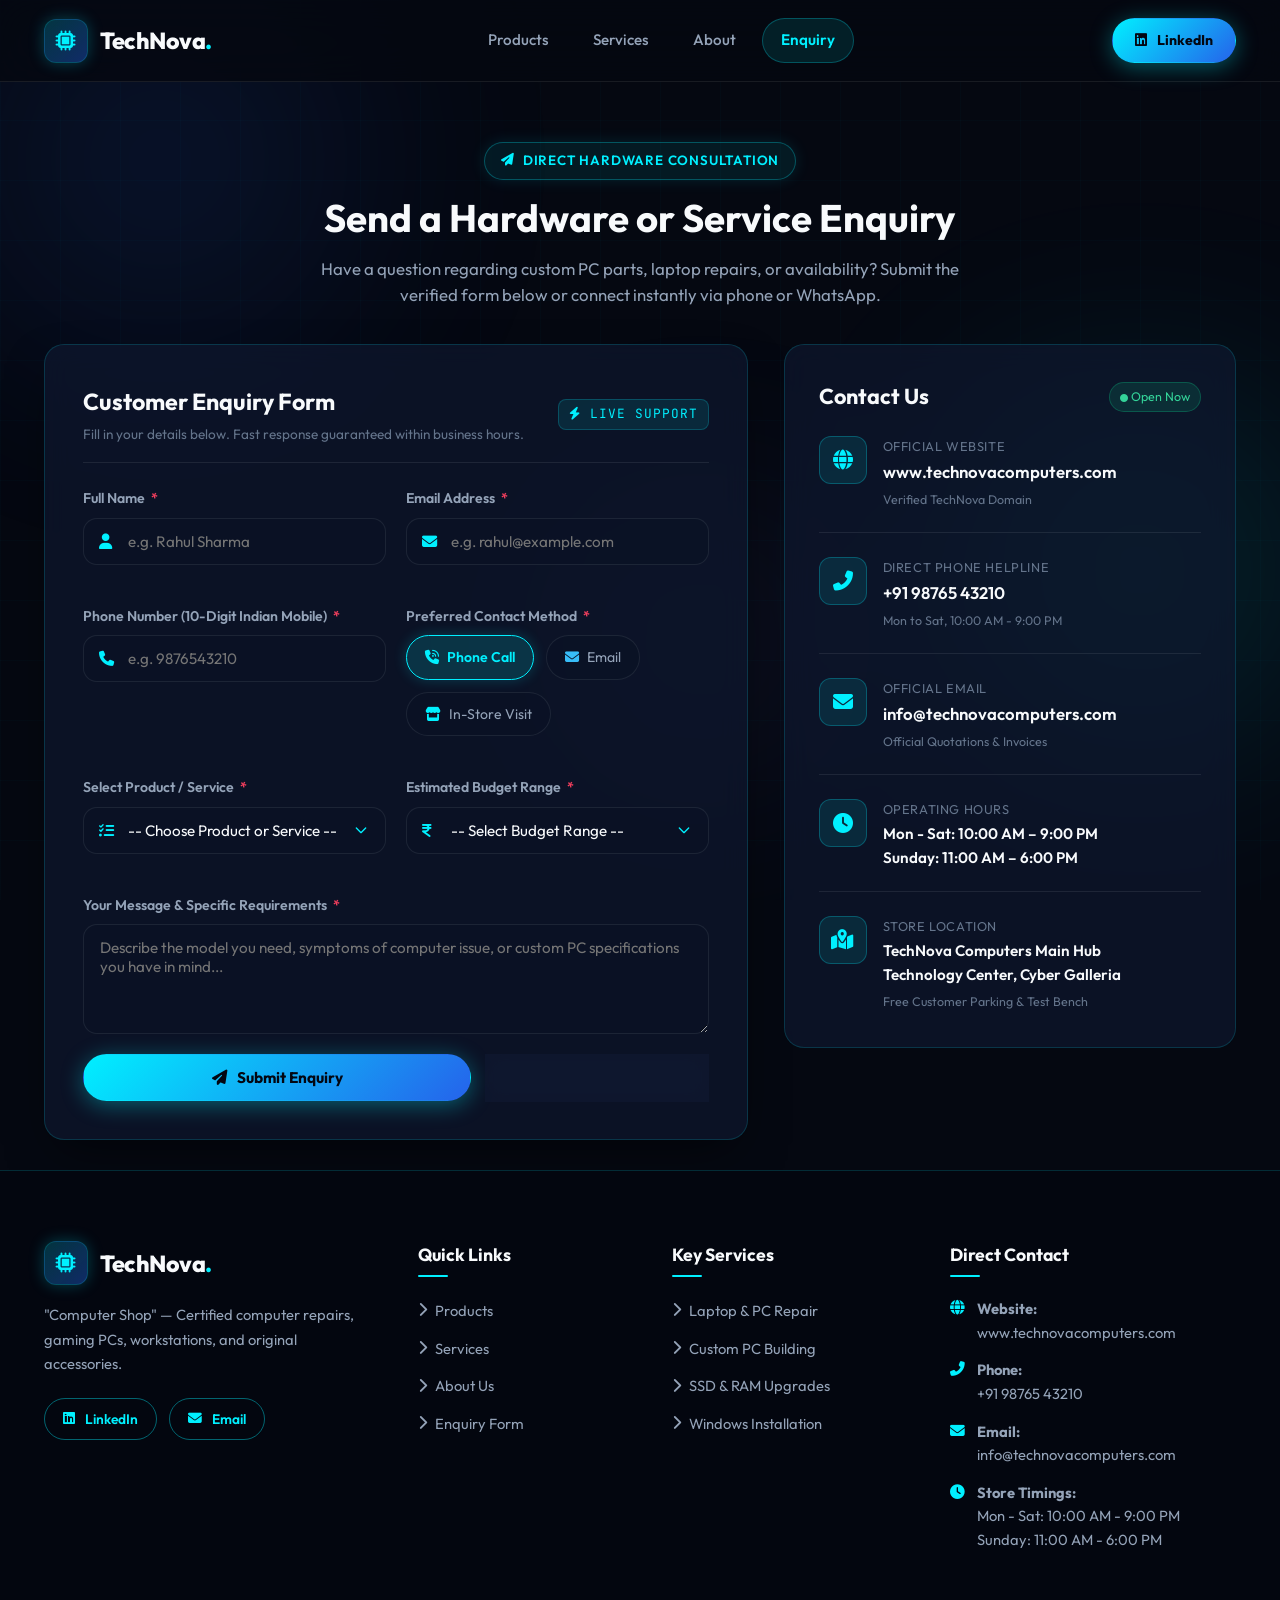
<file: enquiry.html>
<!DOCTYPE html>
<html lang="en">
<head>
    <meta charset="UTF-8">
    <meta name="viewport" content="width=device-width, initial-scale=1.0">
    <title>Customer Enquiry & Support | TechNova Computers</title>
    <!-- Google Fonts & Font Awesome 6 -->
    <link rel="preconnect" href="https://fonts.googleapis.com">
    <link rel="preconnect" href="https://fonts.gstatic.com" crossorigin>
    <link href="https://fonts.googleapis.com/css2?family=JetBrains+Mono:wght@400;500;600&family=Outfit:wght@300;400;500;600;700;800&display=swap" rel="stylesheet">
    <link rel="stylesheet" href="https://cdnjs.cloudflare.com/ajax/libs/font-awesome/6.5.1/css/all.min.css">
    <link rel="stylesheet" href="style.css">
</head>
<body>

    <!-- Subtle Ambient Glows -->
    <div class="bg-ambient-lights">
        <div class="ambient-orb orb-1"></div>
        <div class="ambient-orb orb-2"></div>
        <div class="ambient-orb orb-3"></div>
    </div>
    <div class="cyber-grid-overlay"></div>

    <!-- Navigation Bar -->
    <header class="navbar">
        <div class="container">
            <a href="index.html" class="brand-logo">
                <div class="brand-icon-box">
                    <i class="fas fa-microchip"></i>
                </div>
                <span>TechNova<span>.</span></span>
            </a>

            <nav class="nav-links" id="nav-links">
                <a href="products.html" class="nav-link">Products</a>
                <a href="services.html" class="nav-link">Services</a>
                <a href="about.html" class="nav-link">About</a>
                <a href="enquiry.html" class="nav-link active">Enquiry</a>
            </nav>

            <div class="nav-actions">
                <a href="https://www.linkedin.com" target="_blank" class="btn btn-primary btn-sm nav-enquire-btn">
                    <i class="fab fa-linkedin"></i>
                    <span>LinkedIn</span>
                </a>
                <button class="hamburger-btn" id="hamburger-btn" aria-label="Toggle navigation">
                    <span></span>
                    <span></span>
                    <span></span>
                </button>
            </div>
        </div>
    </header>

    <main>
        <!-- Page Header -->
        <section style="padding: 60px 0 30px 0;">
            <div class="container">
                <div class="section-header" style="margin-bottom: 35px;">
                    <div class="section-badge">
                        <i class="fas fa-paper-plane"></i> Direct Hardware Consultation
                    </div>
                    <h1 class="section-title">Send a Hardware or Service Enquiry</h1>
                    <p class="section-desc">Have a question regarding custom PC parts, laptop repairs, or availability? Submit the verified form below or connect instantly via phone or WhatsApp.</p>
                </div>

                <!-- Main Enquiry Grid Layout -->
                <div class="enquiry-layout-grid">

                    <!-- Left: Professional Enquiry Form -->
                    <div class="enquiry-form-card glass-card">
                        <div style="display: flex; align-items: center; justify-content: space-between; margin-bottom: 24px; padding-bottom: 16px; border-bottom: 1px solid var(--border-subtle);">
                            <div>
                                <h2 style="font-size: 1.45rem; font-weight: 700;">Customer Enquiry Form</h2>
                                <p style="font-size: 0.85rem; color: var(--text-muted); margin-top: 4px;">Fill in your details below. Fast response guaranteed within business hours.</p>
                            </div>
                            <span class="mono-tag" style="background: rgba(0, 240, 255, 0.1); color: var(--accent-cyan); padding: 4px 10px; border-radius: var(--radius-sm); border: 1px solid rgba(0, 240, 255, 0.2);">
                                <i class="fas fa-bolt"></i> Live Support
                            </span>
                        </div>

                        <form id="tnc-enquiry-form" novalidate>
                            <!-- Row 1: Full Name & Email Address -->
                            <div class="form-grid-row">
                                <div class="form-group">
                                    <label for="enquiry-name" class="form-label">
                                        Full Name <span class="req">*</span>
                                    </label>
                                    <div class="input-with-icon">
                                        <i class="fas fa-user"></i>
                                        <input type="text" id="enquiry-name" class="form-control" placeholder="e.g. Rahul Sharma" required autocomplete="name">
                                    </div>
                                    <div class="error-message"></div>
                                </div>

                                <div class="form-group">
                                    <label for="enquiry-email" class="form-label">
                                        Email Address <span class="req">*</span>
                                    </label>
                                    <div class="input-with-icon">
                                        <i class="fas fa-envelope"></i>
                                        <input type="email" id="enquiry-email" class="form-control" placeholder="e.g. rahul@example.com" required autocomplete="email">
                                    </div>
                                    <div class="error-message"></div>
                                </div>
                            </div>

                            <!-- Row 2: Phone Number & Preferred Contact Method -->
                            <div class="form-grid-row">
                                <div class="form-group">
                                    <label for="enquiry-phone" class="form-label">
                                        Phone Number (10-Digit Indian Mobile) <span class="req">*</span>
                                    </label>
                                    <div class="input-with-icon">
                                        <i class="fas fa-phone"></i>
                                        <input type="tel" id="enquiry-phone" class="form-control" placeholder="e.g. 9876543210" maxlength="10" required autocomplete="tel">
                                    </div>
                                    <div class="error-message"></div>
                                </div>

                                <div class="form-group">
                                    <label class="form-label">
                                        Preferred Contact Method <span class="req">*</span>
                                    </label>
                                    <div class="radio-group-wrap">
                                        <label class="contact-pill-label">
                                            <input type="radio" name="contact_method" value="Phone Call" checked>
                                            <i class="fas fa-phone-volume" style="color: var(--accent-cyan);"></i> Phone Call
                                        </label>
                                        <label class="contact-pill-label">
                                            <input type="radio" name="contact_method" value="Email">
                                            <i class="fas fa-envelope" style="color: var(--accent-electric);"></i> Email
                                        </label>
                                        <label class="contact-pill-label">
                                            <input type="radio" name="contact_method" value="In-Store Visit">
                                            <i class="fas fa-store" style="color: var(--accent-cyan);"></i> In-Store Visit
                                        </label>
                                    </div>
                                </div>
                            </div>

                            <!-- Row 3: Product / Service Selection -->
                            <div class="form-grid-row">
                                <div class="form-group">
                                    <label for="enquiry-interest" class="form-label">
                                        Select Product / Service <span class="req">*</span>
                                    </label>
                                    <div class="input-with-icon">
                                        <i class="fas fa-list-check"></i>
                                        <select id="enquiry-interest" class="form-select" required>
                                            <option value="" disabled selected>-- Choose Product or Service --</option>
                                            <optgroup label="Popular Products">
                                                <option value="Nova Titan RTX Gaming Rig">Nova Titan RTX Gaming Rig</option>
                                                <option value="AeroBook Pro 16 AI Edition">AeroBook Pro 16" AI Edition Laptop</option>
                                                <option value="NovaBook Studio 16 Pro">NovaBook Studio 16 Pro</option>
                                                <option value="AeroBook 14 Ultralight">AeroBook 14 Ultralight Laptop</option>
                                                <option value="Apex Predator 17 Flagship">Apex Predator 17 Gaming Laptop</option>
                                                <option value="Nova Elite Workstation Pro">Nova Elite Workstation Pro</option>
                                                <option value="Precision Studio AIO 27">Precision Studio All-in-One 27"</option>
                                                <option value="HyperForge Esports Edition">HyperForge Esports Gaming PC</option>
                                                <option value="NovaView 34 Curved WQHD">NovaView 34" Curved WQHD Monitor</option>
                                                <option value="ApexPulse 27 240Hz Pro">ApexPulse 27" 240Hz Gaming Monitor</option>
                                                <option value="NovaStrike Wireless Desk Set">NovaStrike Wireless Desk Set</option>
                                                <option value="ApexGlide Hyper-Light Mouse">ApexGlide Hyper-Light Wireless Mouse</option>
                                                <option value="EcoLaser MultiFunction Pro">EcoLaser MultiFunction Pro Printer</option>
                                                <option value="NovaVelocity 2TB Gen4 SSD">NovaVelocity 2TB Gen4 M.2 SSD</option>
                                                <option value="FuryX 32GB DDR5 RAM Kit">FuryX 32GB DDR5 6000MHz RAM Kit</option>
                                                <option value="SonicImmersion 7.1 Headset">SonicImmersion 7.1 Studio Headset</option>
                                                <option value="NovaNet WiFi 6 Mesh Router">NovaNet WiFi 6 Mesh Router</option>
                                            </optgroup>
                                            <optgroup label="Technical Services">
                                                <option value="Computer and Laptop Repair">Computer / Laptop Repair</option>
                                                <option value="SSD and RAM Upgrade">SSD & RAM Memory Upgrade</option>
                                                <option value="Custom PC Building">Custom PC Architecture & Assembly</option>
                                                <option value="Windows Installation">Windows & Software Setup</option>
                                            </optgroup>
                                            <optgroup label="Other Queries">
                                                <option value="Custom Configured PC Quotation">Custom Configured PC Quotation</option>
                                                <option value="Bulk College / Lab Requirement">Bulk College / Lab Requirement</option>
                                                <option value="other">General Technical Consultation</option>
                                            </optgroup>
                                        </select>
                                    </div>
                                    <div class="error-message"></div>
                                </div>

                                <div class="form-group">
                                    <label for="enquiry-budget" class="form-label">
                                        Estimated Budget Range <span class="req">*</span>
                                    </label>
                                    <div class="input-with-icon">
                                        <i class="fas fa-indian-rupee-sign"></i>
                                        <select id="enquiry-budget" class="form-select" required>
                                            <option value="" disabled selected>-- Select Budget Range --</option>
                                            <option value="under-15k">Under ₹15,000 (Repairs, Peripherals & SSD Upgrades)</option>
                                            <option value="15k-40k">₹15,000 - ₹40,000 (Monitors, Entry Desktops & Upgrades)</option>
                                            <option value="40k-80k">₹40,000 - ₹80,000 (Mid-Range Laptops & Gaming PCs)</option>
                                            <option value="80k-150k">₹80,000 - ₹1,50,000 (High-End Gaming & Creator Laptops)</option>
                                            <option value="above-150k">₹1,50,000+ (Flagship Workstations & Deep Learning Rigs)</option>
                                            <option value="flexible">Flexible / Seeking Guidance</option>
                                        </select>
                                    </div>
                                    <div class="error-message"></div>
                                </div>
                            </div>

                            <!-- Row 4: Message / Specific Requirements -->
                            <div class="form-group">
                                <label for="enquiry-message" class="form-label">
                                    Your Message & Specific Requirements <span class="req">*</span>
                                </label>
                                <textarea id="enquiry-message" class="form-control" rows="4" placeholder="Describe the model you need, symptoms of computer issue, or custom PC specifications you have in mind..." required></textarea>
                                <div class="error-message"></div>
                            </div>

                            <!-- Action Buttons -->
                            <div class="form-actions-row">
                                <button type="submit" class="btn btn-primary" style="flex: 2;">
                                    <i class="fas fa-paper-plane"></i>
                                    <span>Submit Enquiry</span>
                                </button>
                                <button type="reset" class="btn btn-secondary" style="flex: 1;">
                                    <i class="fas fa-rotate-left"></i>
                                    <span>Reset Form</span>
                                </button>
                            </div>
                        </form>
                    </div>

                    <!-- Right: Contact Information Card -->
                    <div class="contact-info-card glass-card">
                        <div style="display: flex; align-items: center; justify-content: space-between; margin-bottom: 22px;">
                            <h3 style="font-size: 1.35rem; font-weight: 700;">Contact Us</h3>
                            <span style="font-size: 0.78rem; background: rgba(16, 185, 129, 0.15); color: #34d399; padding: 4px 10px; border-radius: var(--radius-full); border: 1px solid rgba(16, 185, 129, 0.3);">
                                <i class="fas fa-circle" style="font-size: 0.5rem; vertical-align: middle;"></i> Open Now
                            </span>
                        </div>

                        <!-- Website Domain -->
                        <div class="contact-item">
                            <div class="contact-icon-box">
                                <i class="fas fa-globe"></i>
                            </div>
                            <div>
                                <div class="contact-label">Official Website</div>
                                <div class="contact-val">
                                    <a href="https://www.technovacomputers.com" target="_blank">www.technovacomputers.com</a>
                                </div>
                                <span style="font-size: 0.78rem; color: var(--text-muted);">Verified TechNova Domain</span>
                            </div>
                        </div>

                        <!-- Phone -->
                        <div class="contact-item">
                            <div class="contact-icon-box">
                                <i class="fas fa-phone-alt"></i>
                            </div>
                            <div>
                                <div class="contact-label">Direct Phone Helpline</div>
                                <div class="contact-val">
                                    <a href="tel:+919876543210">+91 98765 43210</a>
                                </div>
                                <span style="font-size: 0.78rem; color: var(--text-muted);">Mon to Sat, 10:00 AM - 9:00 PM</span>
                            </div>
                        </div>

                        <!-- Email -->
                        <div class="contact-item">
                            <div class="contact-icon-box">
                                <i class="fas fa-envelope"></i>
                            </div>
                            <div>
                                <div class="contact-label">Official Email</div>
                                <div class="contact-val">
                                    <a href="mailto:info@technovacomputers.com" style="word-break: break-all;">info@technovacomputers.com</a>
                                </div>
                                <span style="font-size: 0.78rem; color: var(--text-muted);">Official Quotations & Invoices</span>
                            </div>
                        </div>

                        <!-- Store Hours -->
                        <div class="contact-item">
                            <div class="contact-icon-box">
                                <i class="fas fa-clock"></i>
                            </div>
                            <div>
                                <div class="contact-label">Operating Hours</div>
                                <div class="contact-val" style="font-size: 0.95rem;">
                                    Mon - Sat: 10:00 AM – 9:00 PM<br>
                                    Sunday: 11:00 AM – 6:00 PM
                                </div>
                            </div>
                        </div>

                        <!-- Store Location -->
                        <div class="contact-item">
                            <div class="contact-icon-box">
                                <i class="fas fa-map-location-dot"></i>
                            </div>
                            <div>
                                <div class="contact-label">Store Location</div>
                                <div class="contact-val" style="font-size: 0.95rem;">
                                    TechNova Computers Main Hub<br>
                                    Technology Center, Cyber Galleria
                                </div>
                                <span style="font-size: 0.78rem; color: var(--text-muted);">Free Customer Parking & Test Bench</span>
                            </div>
                        </div>
                    </div>

                </div>

            </div>
        </section>
    </main>

    <!-- Success Confirmation Modal -->
    <div id="success-modal" class="modal-overlay">
        <div class="modal-content-card">
            <div class="modal-success-icon">
                <i class="fas fa-check"></i>
            </div>
            <h3 class="modal-title">Enquiry Submitted Successfully!</h3>
            <p class="modal-desc">
                Thank you for contacting TechNova Computers. Your enquiry ticket has been registered in our local system. Our team will review your specifications and contact you shortly.
            </p>

            <div class="modal-summary-box">
                <p>
                    <span class="label">Reference ID:</span>
                    <span class="value text-cyan" id="modal-ref-id">TNC-2026-8941</span>
                </p>
                <p>
                    <span class="label">Customer Name:</span>
                    <span class="value" id="modal-client-name">-</span>
                </p>
                <p>
                    <span class="label">Mobile Number:</span>
                    <span class="value" id="modal-phone-num">-</span>
                </p>
                <p>
                    <span class="label">Interest / Service:</span>
                    <span class="value" id="modal-interest-val">-</span>
                </p>
                <p>
                    <span class="label">Preferred Contact:</span>
                    <span class="value" id="modal-contact-method">Phone Call</span>
                </p>
            </div>

            <div style="display: flex; gap: 12px; justify-content: center;">
                <button type="button" id="close-modal-btn" class="btn btn-primary btn-sm">
                    <i class="fas fa-check"></i> Close Window
                </button>
            </div>
        </div>
    </div>

    <!-- Floating Quick Actions -->
    <div class="floating-actions">
        <button id="back-to-top" class="float-btn float-top" aria-label="Back to Top">
            <i class="fas fa-arrow-up"></i>
        </button>
    </div>

    <!-- Footer -->
    <footer class="site-footer">
        <div class="container">
            <div class="footer-grid">
                <div class="footer-col footer-brand">
                    <a href="index.html" class="brand-logo">
                        <div class="brand-icon-box">
                            <i class="fas fa-microchip"></i>
                        </div>
                        <span>TechNova<span>.</span></span>
                    </a>
                    <p>
                        "Computer Shop" — Certified computer repairs, gaming PCs, workstations, and original accessories.
                    </p>
                    <div style="display: flex; gap: 12px; margin-top: 16px;">
                        <a href="https://www.linkedin.com" target="_blank" class="btn btn-outline btn-sm"><i class="fab fa-linkedin"></i> LinkedIn</a>
                        <a href="mailto:info@technovacomputers.com" class="btn btn-outline btn-sm"><i class="fas fa-envelope"></i> Email</a>
                    </div>
                </div>

                <div class="footer-col">
                    <h4>Quick Links</h4>
                    <ul class="footer-links-list">
                        <li><a href="products.html"><i class="fas fa-chevron-right"></i> Products</a></li>
                        <li><a href="services.html"><i class="fas fa-chevron-right"></i> Services</a></li>
                        <li><a href="about.html"><i class="fas fa-chevron-right"></i> About Us</a></li>
                        <li><a href="enquiry.html"><i class="fas fa-chevron-right"></i> Enquiry Form</a></li>
                    </ul>
                </div>

                <div class="footer-col">
                    <h4>Key Services</h4>
                    <ul class="footer-links-list">
                        <li><a href="services.html"><i class="fas fa-chevron-right"></i> Laptop & PC Repair</a></li>
                        <li><a href="services.html"><i class="fas fa-chevron-right"></i> Custom PC Building</a></li>
                        <li><a href="services.html"><i class="fas fa-chevron-right"></i> SSD & RAM Upgrades</a></li>
                        <li><a href="services.html"><i class="fas fa-chevron-right"></i> Windows Installation</a></li>
                    </ul>
                </div>

                <div class="footer-col">
                    <h4>Direct Contact</h4>
                    <div class="footer-contact-item">
                        <i class="fas fa-globe"></i>
                        <div>
                            <strong>Website:</strong><br>
                            <a href="https://www.technovacomputers.com" target="_blank">www.technovacomputers.com</a>
                        </div>
                    </div>
                    <div class="footer-contact-item">
                        <i class="fas fa-phone-alt"></i>
                        <div>
                            <strong>Phone:</strong><br>
                            <a href="tel:+919876543210">+91 98765 43210</a>
                        </div>
                    </div>
                    <div class="footer-contact-item">
                        <i class="fas fa-envelope"></i>
                        <div>
                            <strong>Email:</strong><br>
                            <a href="mailto:info@technovacomputers.com">info@technovacomputers.com</a>
                        </div>
                    </div>
                    <div class="footer-contact-item">
                        <i class="fas fa-clock"></i>
                        <div>
                            <strong>Store Timings:</strong><br>
                            Mon - Sat: 10:00 AM - 9:00 PM<br>
                            Sunday: 11:00 AM - 6:00 PM
                        </div>
                    </div>
                </div>
            </div>
        </div>
    </footer>

    <script src="script.js"></script>
</body>
</html>
</file>
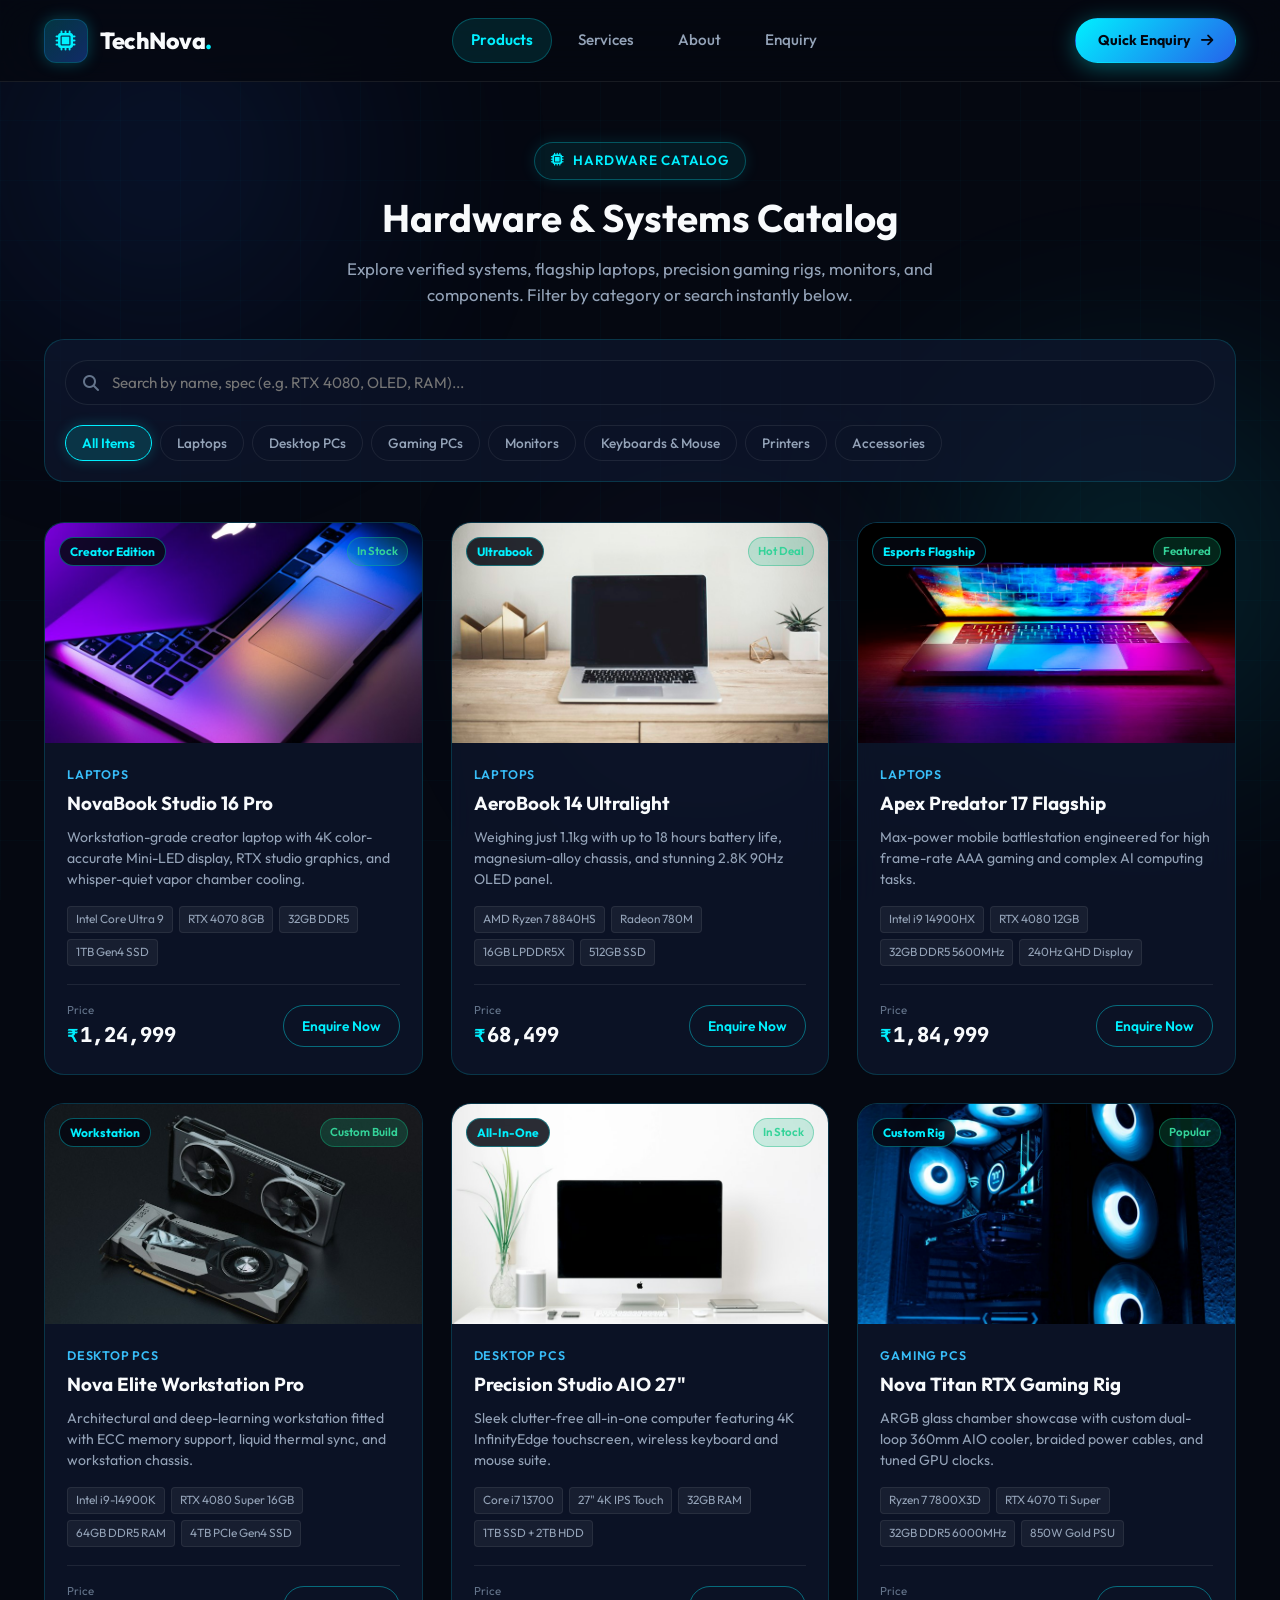
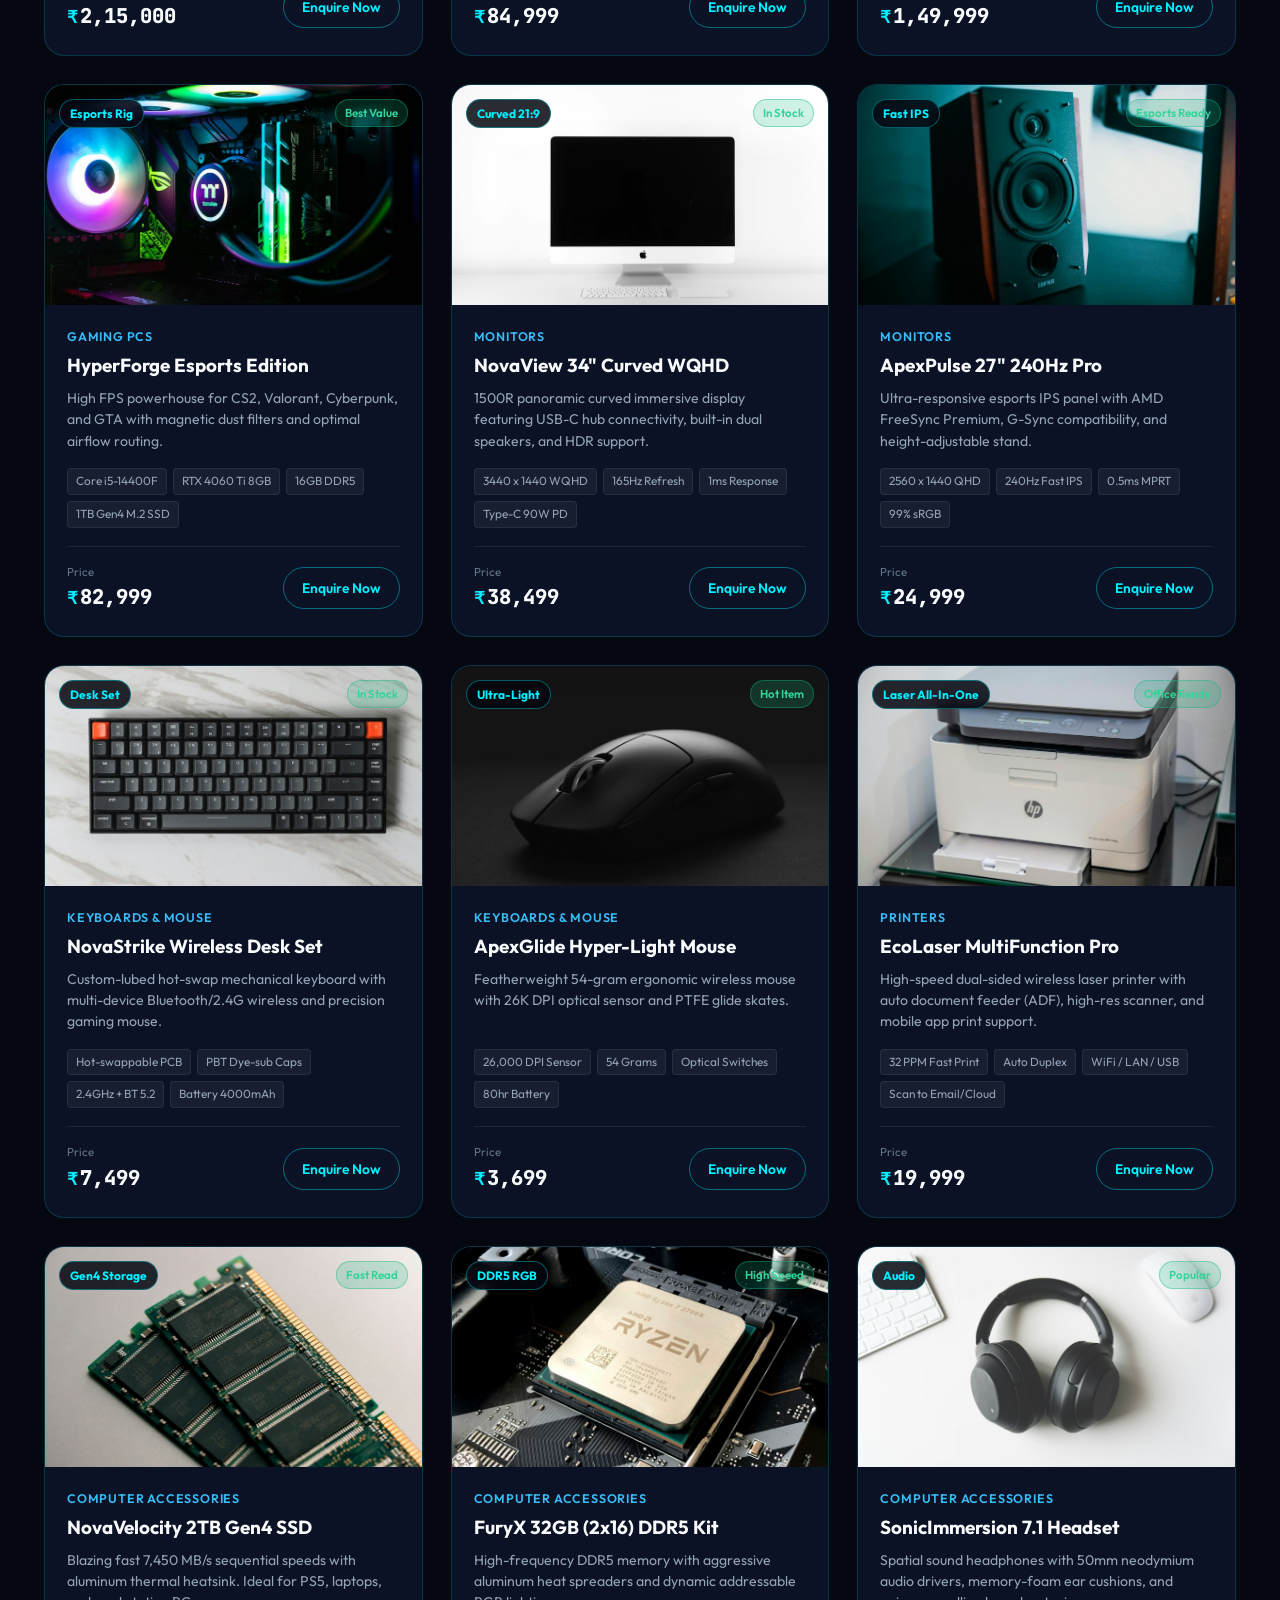
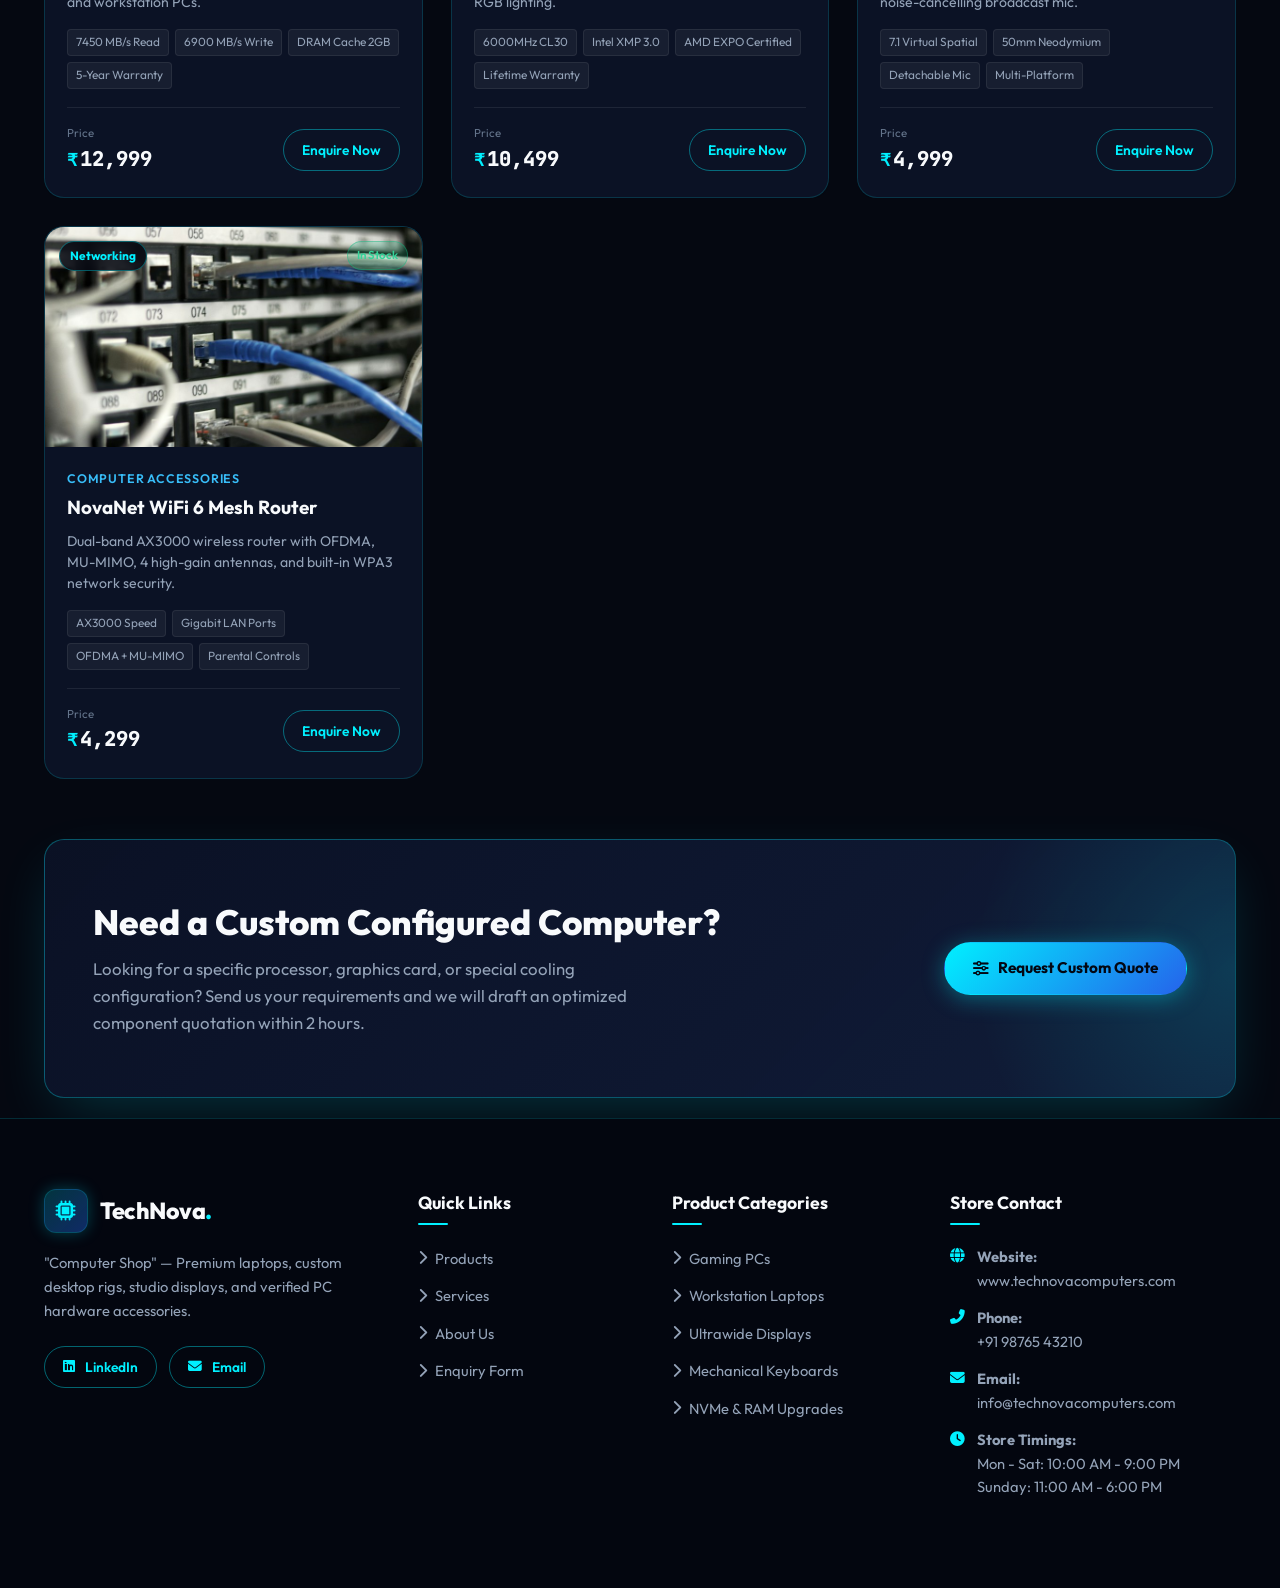
<file: products.html>
<!DOCTYPE html>
<html lang="en">
<head>
    <meta charset="UTF-8">
    <meta name="viewport" content="width=device-width, initial-scale=1.0">
    <title>Products Catalog | TechNova Computers</title>
    <!-- Google Fonts & Font Awesome 6 -->
    <link rel="preconnect" href="https://fonts.googleapis.com">
    <link rel="preconnect" href="https://fonts.gstatic.com" crossorigin>
    <link href="https://fonts.googleapis.com/css2?family=JetBrains+Mono:wght@400;500;600&family=Outfit:wght@300;400;500;600;700;800&display=swap" rel="stylesheet">
    <link rel="stylesheet" href="https://cdnjs.cloudflare.com/ajax/libs/font-awesome/6.5.1/css/all.min.css">
    <link rel="stylesheet" href="style.css">
</head>
<body>

    <!-- Subtle Ambient Glows -->
    <div class="bg-ambient-lights">
        <div class="ambient-orb orb-1"></div>
        <div class="ambient-orb orb-2"></div>
        <div class="ambient-orb orb-3"></div>
    </div>
    <div class="cyber-grid-overlay"></div>

    <!-- Navigation Bar -->
    <header class="navbar">
        <div class="container">
            <a href="index.html" class="brand-logo">
                <div class="brand-icon-box">
                    <i class="fas fa-microchip"></i>
                </div>
                <span>TechNova<span>.</span></span>
            </a>

            <nav class="nav-links" id="nav-links">
                <a href="products.html" class="nav-link active">Products</a>
                <a href="services.html" class="nav-link">Services</a>
                <a href="about.html" class="nav-link">About</a>
                <a href="enquiry.html" class="nav-link">Enquiry</a>
            </nav>

            <div class="nav-actions">
                <a href="enquiry.html" class="btn btn-primary btn-sm nav-enquire-btn">
                    <span>Quick Enquiry</span>
                    <i class="fas fa-arrow-right"></i>
                </a>
                <button class="hamburger-btn" id="hamburger-btn" aria-label="Toggle navigation">
                    <span></span>
                    <span></span>
                    <span></span>
                </button>
            </div>
        </div>
    </header>

    <main>
        <!-- Page Header -->
        <section style="padding: 60px 0 20px 0;">
            <div class="container">
                <div class="section-header" style="margin-bottom: 30px;">
                    <div class="section-badge">
                        <i class="fas fa-microchip"></i> Hardware Catalog
                    </div>
                    <h1 class="section-title">Hardware & Systems Catalog</h1>
                    <p class="section-desc">Explore verified systems, flagship laptops, precision gaming rigs, monitors, and components. Filter by category or search instantly below.</p>
                </div>

                <!-- Filter & Live Search Toolbar -->
                <div class="filter-search-bar">
                    <div class="search-box-wrap">
                        <i class="fas fa-search"></i>
                        <input type="text" id="product-search" class="search-input" placeholder="Search by name, spec (e.g. RTX 4080, OLED, RAM)...">
                    </div>

                    <nav class="category-filter-nav" aria-label="Product categories">
                        <button class="filter-btn active" data-filter="all">All Items</button>
                        <button class="filter-btn" data-filter="laptops">Laptops</button>
                        <button class="filter-btn" data-filter="desktops">Desktop PCs</button>
                        <button class="filter-btn" data-filter="gaming">Gaming PCs</button>
                        <button class="filter-btn" data-filter="monitors">Monitors</button>
                        <button class="filter-btn" data-filter="peripherals">Keyboards & Mouse</button>
                        <button class="filter-btn" data-filter="printers">Printers</button>
                        <button class="filter-btn" data-filter="accessories">Accessories</button>
                    </nav>
                </div>

                <!-- Product Grid -->
                <div class="product-grid" id="main-product-grid">

                    <!-- ================= LAPTOPS ================= -->
                    <div class="product-card glass-card" data-category="laptops">
                        <div class="product-thumb">
                            <span class="product-badge-tag">Creator Edition</span>
                            <span class="product-stock-tag">In Stock</span>
                            <img src="./assets/images/laptop-creator.jpg" alt="NovaBook Studio 16 Pro Laptop">
                        </div>
                        <div class="product-details">
                            <span class="product-category-label">Laptops</span>
                            <h3 class="product-title">NovaBook Studio 16 Pro</h3>
                            <p class="product-desc">Workstation-grade creator laptop with 4K color-accurate Mini-LED display, RTX studio graphics, and whisper-quiet vapor chamber cooling.</p>
                            <div class="product-specs-list">
                                <span class="spec-pill">Intel Core Ultra 9</span>
                                <span class="spec-pill">RTX 4070 8GB</span>
                                <span class="spec-pill">32GB DDR5</span>
                                <span class="spec-pill">1TB Gen4 SSD</span>
                            </div>
                            <div class="product-footer">
                                <div class="price-wrap">
                                    <span class="price-label">Price</span>
                                    <div class="price-value"><span class="price-currency">₹</span>1,24,999</div>
                                </div>
                                <a href="enquiry.html?item=NovaBook%20Studio%2016%20Pro" class="btn btn-outline btn-sm">
                                    <span>Enquire Now</span>
                                </a>
                            </div>
                        </div>
                    </div>

                    <div class="product-card glass-card" data-category="laptops">
                        <div class="product-thumb">
                            <span class="product-badge-tag">Ultrabook</span>
                            <span class="product-stock-tag">Hot Deal</span>
                            <img src="./assets/images/laptop-ultrabook.jpg" alt="AeroBook 14 Ultralight Laptop">
                        </div>
                        <div class="product-details">
                            <span class="product-category-label">Laptops</span>
                            <h3 class="product-title">AeroBook 14 Ultralight</h3>
                            <p class="product-desc">Weighing just 1.1kg with up to 18 hours battery life, magnesium-alloy chassis, and stunning 2.8K 90Hz OLED panel.</p>
                            <div class="product-specs-list">
                                <span class="spec-pill">AMD Ryzen 7 8840HS</span>
                                <span class="spec-pill">Radeon 780M</span>
                                <span class="spec-pill">16GB LPDDR5X</span>
                                <span class="spec-pill">512GB SSD</span>
                            </div>
                            <div class="product-footer">
                                <div class="price-wrap">
                                    <span class="price-label">Price</span>
                                    <div class="price-value"><span class="price-currency">₹</span>68,499</div>
                                </div>
                                <a href="enquiry.html?item=AeroBook%2014%20Ultralight" class="btn btn-outline btn-sm">
                                    <span>Enquire Now</span>
                                </a>
                            </div>
                        </div>
                    </div>

                    <div class="product-card glass-card" data-category="laptops">
                        <div class="product-thumb">
                            <span class="product-badge-tag">Esports Flagship</span>
                            <span class="product-stock-tag">Featured</span>
                            <img src="./assets/images/laptop-pro.jpg" alt="Apex Predator 17 Gaming Laptop">
                        </div>
                        <div class="product-details">
                            <span class="product-category-label">Laptops</span>
                            <h3 class="product-title">Apex Predator 17 Flagship</h3>
                            <p class="product-desc">Max-power mobile battlestation engineered for high frame-rate AAA gaming and complex AI computing tasks.</p>
                            <div class="product-specs-list">
                                <span class="spec-pill">Intel i9 14900HX</span>
                                <span class="spec-pill">RTX 4080 12GB</span>
                                <span class="spec-pill">32GB DDR5 5600MHz</span>
                                <span class="spec-pill">240Hz QHD Display</span>
                            </div>
                            <div class="product-footer">
                                <div class="price-wrap">
                                    <span class="price-label">Price</span>
                                    <div class="price-value"><span class="price-currency">₹</span>1,84,999</div>
                                </div>
                                <a href="enquiry.html?item=Apex%20Predator%2017%20Flagship" class="btn btn-outline btn-sm">
                                    <span>Enquire Now</span>
                                </a>
                            </div>
                        </div>
                    </div>

                    <!-- ================= DESKTOP PCS ================= -->
                    <div class="product-card glass-card" data-category="desktops">
                        <div class="product-thumb">
                            <span class="product-badge-tag">Workstation</span>
                            <span class="product-stock-tag">Custom Build</span>
                            <img src="./assets/images/workstation-pc.jpg" alt="Nova Elite Workstation Pro">
                        </div>
                        <div class="product-details">
                            <span class="product-category-label">Desktop PCs</span>
                            <h3 class="product-title">Nova Elite Workstation Pro</h3>
                            <p class="product-desc">Architectural and deep-learning workstation fitted with ECC memory support, liquid thermal sync, and workstation chassis.</p>
                            <div class="product-specs-list">
                                <span class="spec-pill">Intel i9-14900K</span>
                                <span class="spec-pill">RTX 4080 Super 16GB</span>
                                <span class="spec-pill">64GB DDR5 RAM</span>
                                <span class="spec-pill">4TB PCIe Gen4 SSD</span>
                            </div>
                            <div class="product-footer">
                                <div class="price-wrap">
                                    <span class="price-label">Price</span>
                                    <div class="price-value"><span class="price-currency">₹</span>2,15,000</div>
                                </div>
                                <a href="enquiry.html?item=Nova%20Elite%20Workstation%20Pro" class="btn btn-outline btn-sm">
                                    <span>Enquire Now</span>
                                </a>
                            </div>
                        </div>
                    </div>

                    <div class="product-card glass-card" data-category="desktops">
                        <div class="product-thumb">
                            <span class="product-badge-tag">All-In-One</span>
                            <span class="product-stock-tag">In Stock</span>
                            <img src="./assets/images/desktop-allinone.jpg" alt="Precision Studio All-in-One 27">
                        </div>
                        <div class="product-details">
                            <span class="product-category-label">Desktop PCs</span>
                            <h3 class="product-title">Precision Studio AIO 27"</h3>
                            <p class="product-desc">Sleek clutter-free all-in-one computer featuring 4K InfinityEdge touchscreen, wireless keyboard and mouse suite.</p>
                            <div class="product-specs-list">
                                <span class="spec-pill">Core i7 13700</span>
                                <span class="spec-pill">27" 4K IPS Touch</span>
                                <span class="spec-pill">32GB RAM</span>
                                <span class="spec-pill">1TB SSD + 2TB HDD</span>
                            </div>
                            <div class="product-footer">
                                <div class="price-wrap">
                                    <span class="price-label">Price</span>
                                    <div class="price-value"><span class="price-currency">₹</span>84,999</div>
                                </div>
                                <a href="enquiry.html?item=Precision%20Studio%20AIO%2027" class="btn btn-outline btn-sm">
                                    <span>Enquire Now</span>
                                </a>
                            </div>
                        </div>
                    </div>

                    <!-- ================= GAMING PCS ================= -->
                    <div class="product-card glass-card" data-category="gaming">
                        <div class="product-thumb">
                            <span class="product-badge-tag">Custom Rig</span>
                            <span class="product-stock-tag">Popular</span>
                            <img src="./assets/images/gaming-pc.jpg" alt="Nova Titan RTX Gaming Rig">
                        </div>
                        <div class="product-details">
                            <span class="product-category-label">Gaming PCs</span>
                            <h3 class="product-title">Nova Titan RTX Gaming Rig</h3>
                            <p class="product-desc">ARGB glass chamber showcase with custom dual-loop 360mm AIO cooler, braided power cables, and tuned GPU clocks.</p>
                            <div class="product-specs-list">
                                <span class="spec-pill">Ryzen 7 7800X3D</span>
                                <span class="spec-pill">RTX 4070 Ti Super</span>
                                <span class="spec-pill">32GB DDR5 6000MHz</span>
                                <span class="spec-pill">850W Gold PSU</span>
                            </div>
                            <div class="product-footer">
                                <div class="price-wrap">
                                    <span class="price-label">Price</span>
                                    <div class="price-value"><span class="price-currency">₹</span>1,49,999</div>
                                </div>
                                <a href="enquiry.html?item=Nova%20Titan%20RTX%20Gaming%20Rig" class="btn btn-outline btn-sm">
                                    <span>Enquire Now</span>
                                </a>
                            </div>
                        </div>
                    </div>

                    <div class="product-card glass-card" data-category="gaming">
                        <div class="product-thumb">
                            <span class="product-badge-tag">Esports Rig</span>
                            <span class="product-stock-tag">Best Value</span>
                            <img src="./assets/images/custom-pc-build.jpg" alt="HyperForge Esports Battlestation">
                        </div>
                        <div class="product-details">
                            <span class="product-category-label">Gaming PCs</span>
                            <h3 class="product-title">HyperForge Esports Edition</h3>
                            <p class="product-desc">High FPS powerhouse for CS2, Valorant, Cyberpunk, and GTA with magnetic dust filters and optimal airflow routing.</p>
                            <div class="product-specs-list">
                                <span class="spec-pill">Core i5-14400F</span>
                                <span class="spec-pill">RTX 4060 Ti 8GB</span>
                                <span class="spec-pill">16GB DDR5</span>
                                <span class="spec-pill">1TB Gen4 M.2 SSD</span>
                            </div>
                            <div class="product-footer">
                                <div class="price-wrap">
                                    <span class="price-label">Price</span>
                                    <div class="price-value"><span class="price-currency">₹</span>82,999</div>
                                </div>
                                <a href="enquiry.html?item=HyperForge%20Esports%20Edition" class="btn btn-outline btn-sm">
                                    <span>Enquire Now</span>
                                </a>
                            </div>
                        </div>
                    </div>

                    <!-- ================= MONITORS ================= -->
                    <div class="product-card glass-card" data-category="monitors">
                        <div class="product-thumb">
                            <span class="product-badge-tag">Curved 21:9</span>
                            <span class="product-stock-tag">In Stock</span>
                            <img src="./assets/images/monitor-ultrawide.jpg" alt="NovaView 34-inch Curved Ultrawide Monitor">
                        </div>
                        <div class="product-details">
                            <span class="product-category-label">Monitors</span>
                            <h3 class="product-title">NovaView 34" Curved WQHD</h3>
                            <p class="product-desc">1500R panoramic curved immersive display featuring USB-C hub connectivity, built-in dual speakers, and HDR support.</p>
                            <div class="product-specs-list">
                                <span class="spec-pill">3440 x 1440 WQHD</span>
                                <span class="spec-pill">165Hz Refresh</span>
                                <span class="spec-pill">1ms Response</span>
                                <span class="spec-pill">Type-C 90W PD</span>
                            </div>
                            <div class="product-footer">
                                <div class="price-wrap">
                                    <span class="price-label">Price</span>
                                    <div class="price-value"><span class="price-currency">₹</span>38,499</div>
                                </div>
                                <a href="enquiry.html?item=NovaView%2034%20Curved%20WQHD" class="btn btn-outline btn-sm">
                                    <span>Enquire Now</span>
                                </a>
                            </div>
                        </div>
                    </div>

                    <div class="product-card glass-card" data-category="monitors">
                        <div class="product-thumb">
                            <span class="product-badge-tag">Fast IPS</span>
                            <span class="product-stock-tag">Esports Ready</span>
                            <img src="./assets/images/monitor-gaming.jpg" alt="ApexPulse 27-inch 240Hz Gaming Monitor">
                        </div>
                        <div class="product-details">
                            <span class="product-category-label">Monitors</span>
                            <h3 class="product-title">ApexPulse 27" 240Hz Pro</h3>
                            <p class="product-desc">Ultra-responsive esports IPS panel with AMD FreeSync Premium, G-Sync compatibility, and height-adjustable stand.</p>
                            <div class="product-specs-list">
                                <span class="spec-pill">2560 x 1440 QHD</span>
                                <span class="spec-pill">240Hz Fast IPS</span>
                                <span class="spec-pill">0.5ms MPRT</span>
                                <span class="spec-pill">99% sRGB</span>
                            </div>
                            <div class="product-footer">
                                <div class="price-wrap">
                                    <span class="price-label">Price</span>
                                    <div class="price-value"><span class="price-currency">₹</span>24,999</div>
                                </div>
                                <a href="enquiry.html?item=ApexPulse%2027%20240Hz%20Pro" class="btn btn-outline btn-sm">
                                    <span>Enquire Now</span>
                                </a>
                            </div>
                        </div>
                    </div>

                    <!-- ================= KEYBOARDS & MOUSE ================= -->
                    <div class="product-card glass-card" data-category="peripherals">
                        <div class="product-thumb">
                            <span class="product-badge-tag">Desk Set</span>
                            <span class="product-stock-tag">In Stock</span>
                            <img src="./assets/images/keyboard-mouse.jpg" alt="NovaStrike Wireless Mechanical Keyboard & Mouse Set">
                        </div>
                        <div class="product-details">
                            <span class="product-category-label">Keyboards & Mouse</span>
                            <h3 class="product-title">NovaStrike Wireless Desk Set</h3>
                            <p class="product-desc">Custom-lubed hot-swap mechanical keyboard with multi-device Bluetooth/2.4G wireless and precision gaming mouse.</p>
                            <div class="product-specs-list">
                                <span class="spec-pill">Hot-swappable PCB</span>
                                <span class="spec-pill">PBT Dye-sub Caps</span>
                                <span class="spec-pill">2.4GHz + BT 5.2</span>
                                <span class="spec-pill">Battery 4000mAh</span>
                            </div>
                            <div class="product-footer">
                                <div class="price-wrap">
                                    <span class="price-label">Price</span>
                                    <div class="price-value"><span class="price-currency">₹</span>7,499</div>
                                </div>
                                <a href="enquiry.html?item=NovaStrike%20Wireless%20Desk%20Set" class="btn btn-outline btn-sm">
                                    <span>Enquire Now</span>
                                </a>
                            </div>
                        </div>
                    </div>

                    <div class="product-card glass-card" data-category="peripherals">
                        <div class="product-thumb">
                            <span class="product-badge-tag">Ultra-Light</span>
                            <span class="product-stock-tag">Hot Item</span>
                            <img src="./assets/images/gaming-mouse.jpg" alt="ApexGlide Hyper-Light Wireless Mouse">
                        </div>
                        <div class="product-details">
                            <span class="product-category-label">Keyboards & Mouse</span>
                            <h3 class="product-title">ApexGlide Hyper-Light Mouse</h3>
                            <p class="product-desc">Featherweight 54-gram ergonomic wireless mouse with 26K DPI optical sensor and PTFE glide skates.</p>
                            <div class="product-specs-list">
                                <span class="spec-pill">26,000 DPI Sensor</span>
                                <span class="spec-pill">54 Grams</span>
                                <span class="spec-pill">Optical Switches</span>
                                <span class="spec-pill">80hr Battery</span>
                            </div>
                            <div class="product-footer">
                                <div class="price-wrap">
                                    <span class="price-label">Price</span>
                                    <div class="price-value"><span class="price-currency">₹</span>3,699</div>
                                </div>
                                <a href="enquiry.html?item=ApexGlide%20Hyper-Light%20Mouse" class="btn btn-outline btn-sm">
                                    <span>Enquire Now</span>
                                </a>
                            </div>
                        </div>
                    </div>

                    <!-- ================= PRINTERS ================= -->
                    <div class="product-card glass-card" data-category="printers">
                        <div class="product-thumb">
                            <span class="product-badge-tag">Laser All-In-One</span>
                            <span class="product-stock-tag">Office Ready</span>
                            <img src="./assets/images/printer.jpg" alt="EcoLaser MultiFunction Wireless Laser Printer">
                        </div>
                        <div class="product-details">
                            <span class="product-category-label">Printers</span>
                            <h3 class="product-title">EcoLaser MultiFunction Pro</h3>
                            <p class="product-desc">High-speed dual-sided wireless laser printer with auto document feeder (ADF), high-res scanner, and mobile app print support.</p>
                            <div class="product-specs-list">
                                <span class="spec-pill">32 PPM Fast Print</span>
                                <span class="spec-pill">Auto Duplex</span>
                                <span class="spec-pill">WiFi / LAN / USB</span>
                                <span class="spec-pill">Scan to Email/Cloud</span>
                            </div>
                            <div class="product-footer">
                                <div class="price-wrap">
                                    <span class="price-label">Price</span>
                                    <div class="price-value"><span class="price-currency">₹</span>19,999</div>
                                </div>
                                <a href="enquiry.html?item=EcoLaser%20MultiFunction%20Pro" class="btn btn-outline btn-sm">
                                    <span>Enquire Now</span>
                                </a>
                            </div>
                        </div>
                    </div>

                    <!-- ================= ACCESSORIES ================= -->
                    <div class="product-card glass-card" data-category="accessories">
                        <div class="product-thumb">
                            <span class="product-badge-tag">Gen4 Storage</span>
                            <span class="product-stock-tag">Fast Read</span>
                            <img src="./assets/images/nvme-ssd.jpg" alt="NovaVelocity 2TB Gen4 NVMe M.2 SSD">
                        </div>
                        <div class="product-details">
                            <span class="product-category-label">Computer Accessories</span>
                            <h3 class="product-title">NovaVelocity 2TB Gen4 SSD</h3>
                            <p class="product-desc">Blazing fast 7,450 MB/s sequential speeds with aluminum thermal heatsink. Ideal for PS5, laptops, and workstation PCs.</p>
                            <div class="product-specs-list">
                                <span class="spec-pill">7450 MB/s Read</span>
                                <span class="spec-pill">6900 MB/s Write</span>
                                <span class="spec-pill">DRAM Cache 2GB</span>
                                <span class="spec-pill">5-Year Warranty</span>
                            </div>
                            <div class="product-footer">
                                <div class="price-wrap">
                                    <span class="price-label">Price</span>
                                    <div class="price-value"><span class="price-currency">₹</span>12,999</div>
                                </div>
                                <a href="enquiry.html?item=NovaVelocity%202TB%20Gen4%20SSD" class="btn btn-outline btn-sm">
                                    <span>Enquire Now</span>
                                </a>
                            </div>
                        </div>
                    </div>

                    <div class="product-card glass-card" data-category="accessories">
                        <div class="product-thumb">
                            <span class="product-badge-tag">DDR5 RGB</span>
                            <span class="product-stock-tag">High Speed</span>
                            <img src="./assets/images/ram-ssd.jpg" alt="FuryX 32GB DDR5 6000MHz Dual Channel RAM Kit">
                        </div>
                        <div class="product-details">
                            <span class="product-category-label">Computer Accessories</span>
                            <h3 class="product-title">FuryX 32GB (2x16) DDR5 Kit</h3>
                            <p class="product-desc">High-frequency DDR5 memory with aggressive aluminum heat spreaders and dynamic addressable RGB lighting.</p>
                            <div class="product-specs-list">
                                <span class="spec-pill">6000MHz CL30</span>
                                <span class="spec-pill">Intel XMP 3.0</span>
                                <span class="spec-pill">AMD EXPO Certified</span>
                                <span class="spec-pill">Lifetime Warranty</span>
                            </div>
                            <div class="product-footer">
                                <div class="price-wrap">
                                    <span class="price-label">Price</span>
                                    <div class="price-value"><span class="price-currency">₹</span>10,499</div>
                                </div>
                                <a href="enquiry.html?item=FuryX%2032GB%20DDR5%20RAM%20Kit" class="btn btn-outline btn-sm">
                                    <span>Enquire Now</span>
                                </a>
                            </div>
                        </div>
                    </div>

                    <div class="product-card glass-card" data-category="accessories">
                        <div class="product-thumb">
                            <span class="product-badge-tag">Audio</span>
                            <span class="product-stock-tag">Popular</span>
                            <img src="./assets/images/accessories-headset.jpg" alt="SonicImmersion Pro 7.1 Studio Headset">
                        </div>
                        <div class="product-details">
                            <span class="product-category-label">Computer Accessories</span>
                            <h3 class="product-title">SonicImmersion 7.1 Headset</h3>
                            <p class="product-desc">Spatial sound headphones with 50mm neodymium audio drivers, memory-foam ear cushions, and noise-cancelling broadcast mic.</p>
                            <div class="product-specs-list">
                                <span class="spec-pill">7.1 Virtual Spatial</span>
                                <span class="spec-pill">50mm Neodymium</span>
                                <span class="spec-pill">Detachable Mic</span>
                                <span class="spec-pill">Multi-Platform</span>
                            </div>
                            <div class="product-footer">
                                <div class="price-wrap">
                                    <span class="price-label">Price</span>
                                    <div class="price-value"><span class="price-currency">₹</span>4,999</div>
                                </div>
                                <a href="enquiry.html?item=SonicImmersion%207.1%20Headset" class="btn btn-outline btn-sm">
                                    <span>Enquire Now</span>
                                </a>
                            </div>
                        </div>
                    </div>

                    <div class="product-card glass-card" data-category="accessories">
                        <div class="product-thumb">
                            <span class="product-badge-tag">Networking</span>
                            <span class="product-stock-tag">In Stock</span>
                            <img src="./assets/images/wifi-router.jpg" alt="NovaNet WiFi 6 Gigabit Router">
                        </div>
                        <div class="product-details">
                            <span class="product-category-label">Computer Accessories</span>
                            <h3 class="product-title">NovaNet WiFi 6 Mesh Router</h3>
                            <p class="product-desc">Dual-band AX3000 wireless router with OFDMA, MU-MIMO, 4 high-gain antennas, and built-in WPA3 network security.</p>
                            <div class="product-specs-list">
                                <span class="spec-pill">AX3000 Speed</span>
                                <span class="spec-pill">Gigabit LAN Ports</span>
                                <span class="spec-pill">OFDMA + MU-MIMO</span>
                                <span class="spec-pill">Parental Controls</span>
                            </div>
                            <div class="product-footer">
                                <div class="price-wrap">
                                    <span class="price-label">Price</span>
                                    <div class="price-value"><span class="price-currency">₹</span>4,299</div>
                                </div>
                                <a href="enquiry.html?item=NovaNet%20WiFi%206%20Mesh%20Router" class="btn btn-outline btn-sm">
                                    <span>Enquire Now</span>
                                </a>
                            </div>
                        </div>
                    </div>

                </div>

                <!-- Empty State Message -->
                <div id="no-products-found" style="display: none; text-align: center; padding: 60px 20px;">
                    <i class="fas fa-search" style="font-size: 3rem; color: var(--text-muted); margin-bottom: 16px;"></i>
                    <h3 style="font-size: 1.4rem; margin-bottom: 8px;">No matching products found</h3>
                    <p style="color: var(--text-secondary); margin-bottom: 20px;">Try searching for another keyword or change your category filter.</p>
                    <button class="btn btn-primary btn-sm" onclick="document.getElementById('product-search').value=''; document.querySelector('.filter-btn[data-filter=\'all\']').click();">Reset Filters</button>
                </div>

                <!-- Custom PC Request Banner -->
                <div class="cta-box" style="margin-top: 60px;">
                    <div class="cta-content">
                        <h2>Need a Custom Configured Computer?</h2>
                        <p>Looking for a specific processor, graphics card, or special cooling configuration? Send us your requirements and we will draft an optimized component quotation within 2 hours.</p>
                    </div>
                    <div class="cta-actions">
                        <a href="enquiry.html?item=Custom%20Configured%20PC%20Quotation" class="btn btn-primary">
                            <i class="fas fa-sliders"></i>
                            <span>Request Custom Quote</span>
                        </a>
                    </div>
                </div>

            </div>
        </section>
    </main>

    <!-- Floating Quick Actions -->
    <div class="floating-actions">
        <button id="back-to-top" class="float-btn float-top" aria-label="Back to Top">
            <i class="fas fa-arrow-up"></i>
        </button>
    </div>

    <!-- Footer -->
    <footer class="site-footer">
        <div class="container">
            <div class="footer-grid">
                <div class="footer-col footer-brand">
                    <a href="index.html" class="brand-logo">
                        <div class="brand-icon-box">
                            <i class="fas fa-microchip"></i>
                        </div>
                        <span>TechNova<span>.</span></span>
                    </a>
                    <p>
                        "Computer Shop" — Premium laptops, custom desktop rigs, studio displays, and verified PC hardware accessories.
                    </p>
                    <div style="display: flex; gap: 12px; margin-top: 16px;">
                        <a href="https://www.linkedin.com" target="_blank" class="btn btn-outline btn-sm"><i class="fab fa-linkedin"></i> LinkedIn</a>
                        <a href="mailto:info@technovacomputers.com" class="btn btn-outline btn-sm"><i class="fas fa-envelope"></i> Email</a>
                    </div>
                </div>

                <div class="footer-col">
                    <h4>Quick Links</h4>
                    <ul class="footer-links-list">
                        <li><a href="products.html"><i class="fas fa-chevron-right"></i> Products</a></li>
                        <li><a href="services.html"><i class="fas fa-chevron-right"></i> Services</a></li>
                        <li><a href="about.html"><i class="fas fa-chevron-right"></i> About Us</a></li>
                        <li><a href="enquiry.html"><i class="fas fa-chevron-right"></i> Enquiry Form</a></li>
                    </ul>
                </div>

                <div class="footer-col">
                    <h4>Product Categories</h4>
                    <ul class="footer-links-list">
                        <li><a href="products.html?category=gaming"><i class="fas fa-chevron-right"></i> Gaming PCs</a></li>
                        <li><a href="products.html?category=laptops"><i class="fas fa-chevron-right"></i> Workstation Laptops</a></li>
                        <li><a href="products.html?category=monitors"><i class="fas fa-chevron-right"></i> Ultrawide Displays</a></li>
                        <li><a href="products.html?category=peripherals"><i class="fas fa-chevron-right"></i> Mechanical Keyboards</a></li>
                        <li><a href="products.html?category=accessories"><i class="fas fa-chevron-right"></i> NVMe & RAM Upgrades</a></li>
                    </ul>
                </div>

                <div class="footer-col">
                    <h4>Store Contact</h4>
                    <div class="footer-contact-item">
                        <i class="fas fa-globe"></i>
                        <div>
                            <strong>Website:</strong><br>
                            <a href="https://www.technovacomputers.com" target="_blank">www.technovacomputers.com</a>
                        </div>
                    </div>
                    <div class="footer-contact-item">
                        <i class="fas fa-phone-alt"></i>
                        <div>
                            <strong>Phone:</strong><br>
                            <a href="tel:+919876543210">+91 98765 43210</a>
                        </div>
                    </div>
                    <div class="footer-contact-item">
                        <i class="fas fa-envelope"></i>
                        <div>
                            <strong>Email:</strong><br>
                            <a href="mailto:info@technovacomputers.com">info@technovacomputers.com</a>
                        </div>
                    </div>
                    <div class="footer-contact-item">
                        <i class="fas fa-clock"></i>
                        <div>
                            <strong>Store Timings:</strong><br>
                            Mon - Sat: 10:00 AM - 9:00 PM<br>
                            Sunday: 11:00 AM - 6:00 PM
                        </div>
                    </div>
                </div>
            </div>
        </div>
    </footer>

    <script src="script.js"></script>
</body>
</html>
</file>
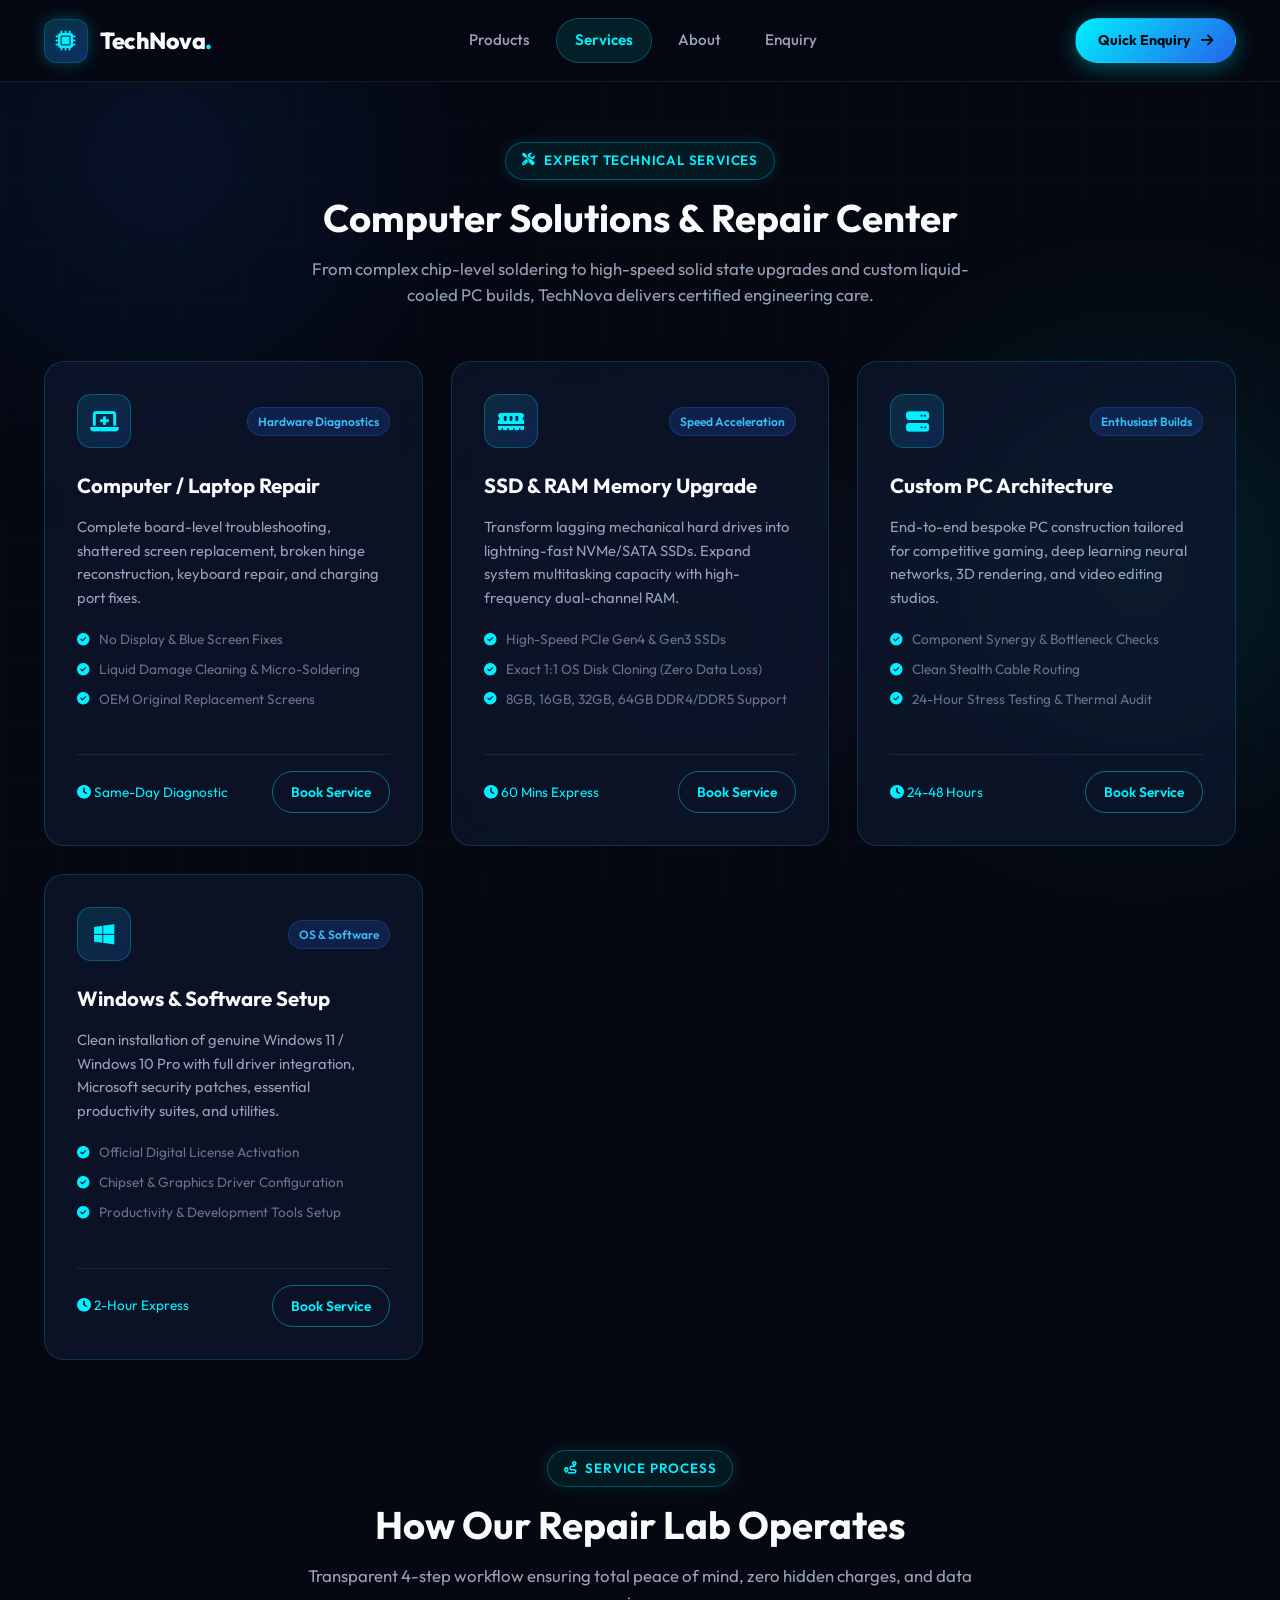
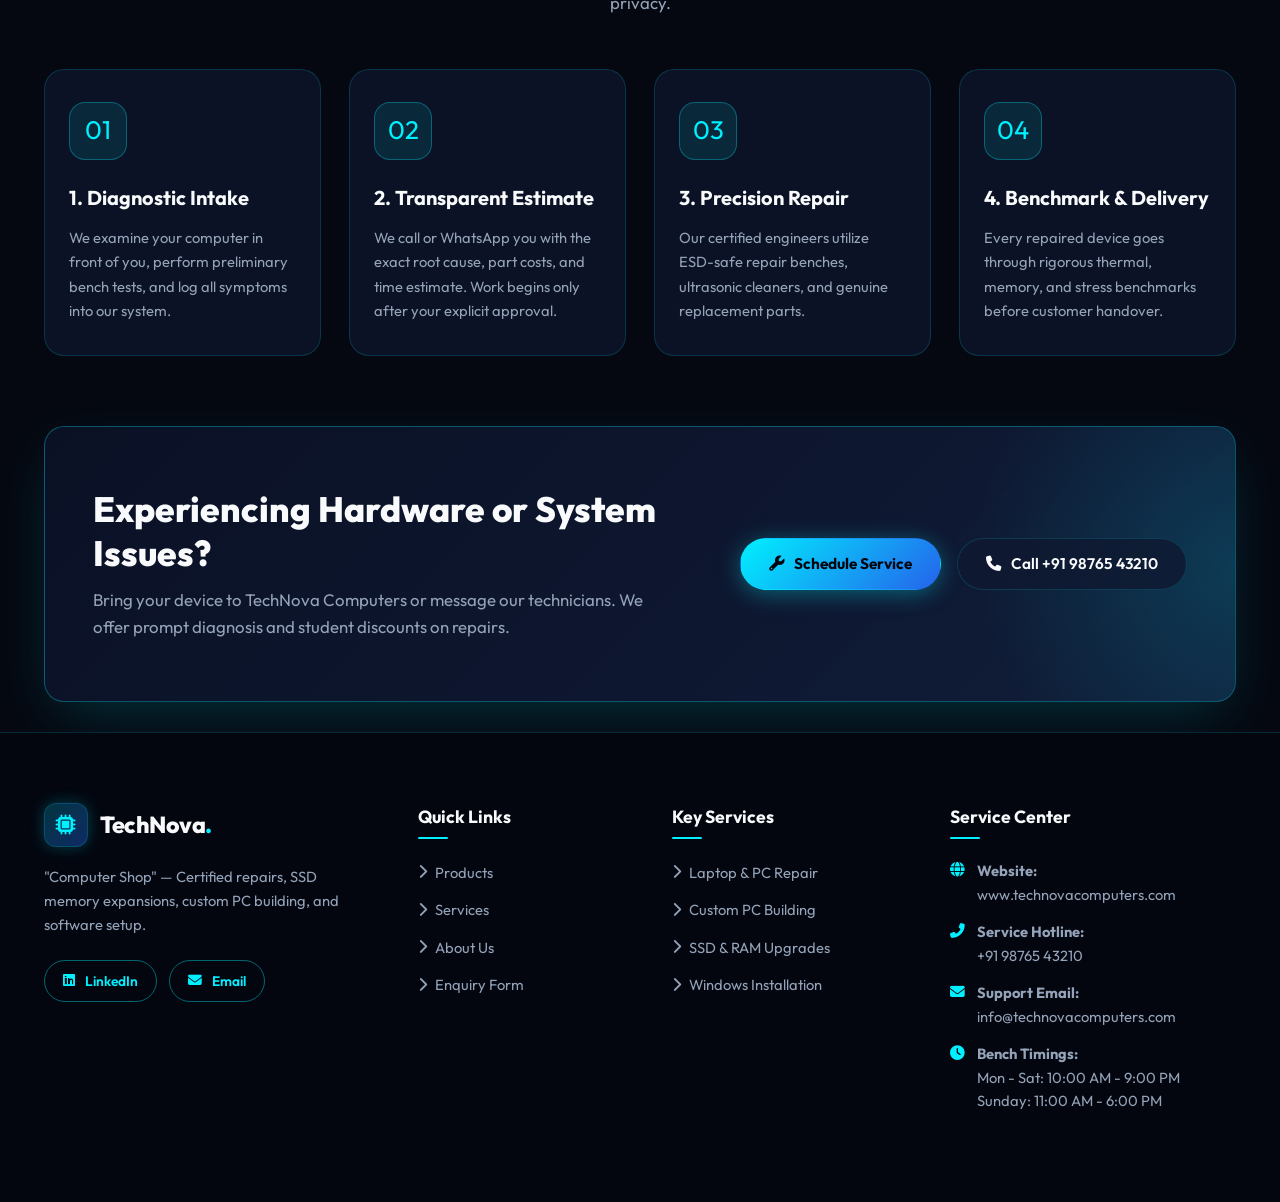
<file: services.html>
<!DOCTYPE html>
<html lang="en">
<head>
    <meta charset="UTF-8">
    <meta name="viewport" content="width=device-width, initial-scale=1.0">
    <title>Professional Services | TechNova Computers</title>
    <!-- Google Fonts & Font Awesome 6 -->
    <link rel="preconnect" href="https://fonts.googleapis.com">
    <link rel="preconnect" href="https://fonts.gstatic.com" crossorigin>
    <link href="https://fonts.googleapis.com/css2?family=JetBrains+Mono:wght@400;500;600&family=Outfit:wght@300;400;500;600;700;800&display=swap" rel="stylesheet">
    <link rel="stylesheet" href="https://cdnjs.cloudflare.com/ajax/libs/font-awesome/6.5.1/css/all.min.css">
    <link rel="stylesheet" href="style.css">
</head>
<body>

    <!-- Subtle Ambient Glows -->
    <div class="bg-ambient-lights">
        <div class="ambient-orb orb-1"></div>
        <div class="ambient-orb orb-2"></div>
        <div class="ambient-orb orb-3"></div>
    </div>
    <div class="cyber-grid-overlay"></div>

    <!-- Navigation Bar -->
    <header class="navbar">
        <div class="container">
            <a href="index.html" class="brand-logo">
                <div class="brand-icon-box">
                    <i class="fas fa-microchip"></i>
                </div>
                <span>TechNova<span>.</span></span>
            </a>

            <nav class="nav-links" id="nav-links">
                <a href="products.html" class="nav-link">Products</a>
                <a href="services.html" class="nav-link active">Services</a>
                <a href="about.html" class="nav-link">About</a>
                <a href="enquiry.html" class="nav-link">Enquiry</a>
            </nav>

            <div class="nav-actions">
                <a href="enquiry.html" class="btn btn-primary btn-sm nav-enquire-btn">
                    <span>Quick Enquiry</span>
                    <i class="fas fa-arrow-right"></i>
                </a>
                <button class="hamburger-btn" id="hamburger-btn" aria-label="Toggle navigation">
                    <span></span>
                    <span></span>
                    <span></span>
                </button>
            </div>
        </div>
    </header>

    <main>
        <!-- Page Header -->
        <section style="padding: 60px 0 30px 0;">
            <div class="container">
                <div class="section-header">
                    <div class="section-badge">
                        <i class="fas fa-tools"></i> Expert Technical Services
                    </div>
                    <h1 class="section-title">Computer Solutions & Repair Center</h1>
                    <p class="section-desc">From complex chip-level soldering to high-speed solid state upgrades and custom liquid-cooled PC builds, TechNova delivers certified engineering care.</p>
                </div>

                <!-- Services Grid (4 Core Services) -->
                <div class="services-grid">

                    <!-- 1. Computer/Laptop Repair -->
                    <div class="service-card glass-card">
                        <div>
                            <div class="service-card-top">
                                <div class="service-icon-box">
                                    <i class="fas fa-laptop-medical"></i>
                                </div>
                                <span class="service-badge">Hardware Diagnostics</span>
                            </div>
                            <h3 class="service-title">Computer / Laptop Repair</h3>
                            <p class="service-desc">Complete board-level troubleshooting, shattered screen replacement, broken hinge reconstruction, keyboard repair, and charging port fixes.</p>
                            <ul class="service-features-list">
                                <li><i class="fas fa-check-circle"></i> No Display & Blue Screen Fixes</li>
                                <li><i class="fas fa-check-circle"></i> Liquid Damage Cleaning & Micro-Soldering</li>
                                <li><i class="fas fa-check-circle"></i> OEM Original Replacement Screens</li>
                            </ul>
                        </div>
                        <div style="margin-top: 20px; display: flex; align-items: center; justify-content: space-between; border-top: 1px solid var(--border-subtle); padding-top: 16px;">
                            <span style="font-size: 0.85rem; color: var(--accent-cyan);"><i class="fas fa-clock"></i> Same-Day Diagnostic</span>
                            <a href="enquiry.html?service=Computer%20and%20Laptop%20Repair" class="btn btn-outline btn-sm">Book Service</a>
                        </div>
                    </div>

                    <!-- 2. SSD & RAM Upgrade -->
                    <div class="service-card glass-card">
                        <div>
                            <div class="service-card-top">
                                <div class="service-icon-box">
                                    <i class="fas fa-memory"></i>
                                </div>
                                <span class="service-badge">Speed Acceleration</span>
                            </div>
                            <h3 class="service-title">SSD & RAM Memory Upgrade</h3>
                            <p class="service-desc">Transform lagging mechanical hard drives into lightning-fast NVMe/SATA SSDs. Expand system multitasking capacity with high-frequency dual-channel RAM.</p>
                            <ul class="service-features-list">
                                <li><i class="fas fa-check-circle"></i> High-Speed PCIe Gen4 & Gen3 SSDs</li>
                                <li><i class="fas fa-check-circle"></i> Exact 1:1 OS Disk Cloning (Zero Data Loss)</li>
                                <li><i class="fas fa-check-circle"></i> 8GB, 16GB, 32GB, 64GB DDR4/DDR5 Support</li>
                            </ul>
                        </div>
                        <div style="margin-top: 20px; display: flex; align-items: center; justify-content: space-between; border-top: 1px solid var(--border-subtle); padding-top: 16px;">
                            <span style="font-size: 0.85rem; color: var(--accent-cyan);"><i class="fas fa-clock"></i> 60 Mins Express</span>
                            <a href="enquiry.html?service=SSD%20and%20RAM%20Upgrade" class="btn btn-outline btn-sm">Book Service</a>
                        </div>
                    </div>

                    <!-- 3. Custom PC Building -->
                    <div class="service-card glass-card">
                        <div>
                            <div class="service-card-top">
                                <div class="service-icon-box">
                                    <i class="fas fa-server"></i>
                                </div>
                                <span class="service-badge">Enthusiast Builds</span>
                            </div>
                            <h3 class="service-title">Custom PC Architecture</h3>
                            <p class="service-desc">End-to-end bespoke PC construction tailored for competitive gaming, deep learning neural networks, 3D rendering, and video editing studios.</p>
                            <ul class="service-features-list">
                                <li><i class="fas fa-check-circle"></i> Component Synergy & Bottleneck Checks</li>
                                <li><i class="fas fa-check-circle"></i> Clean Stealth Cable Routing</li>
                                <li><i class="fas fa-check-circle"></i> 24-Hour Stress Testing & Thermal Audit</li>
                            </ul>
                        </div>
                        <div style="margin-top: 20px; display: flex; align-items: center; justify-content: space-between; border-top: 1px solid var(--border-subtle); padding-top: 16px;">
                            <span style="font-size: 0.85rem; color: var(--accent-cyan);"><i class="fas fa-clock"></i> 24-48 Hours</span>
                            <a href="enquiry.html?service=Custom%20PC%20Building" class="btn btn-outline btn-sm">Book Service</a>
                        </div>
                    </div>

                    <!-- 4. Windows & Software Setup -->
                    <div class="service-card glass-card">
                        <div>
                            <div class="service-card-top">
                                <div class="service-icon-box">
                                    <i class="fab fa-windows"></i>
                                </div>
                                <span class="service-badge">OS & Software</span>
                            </div>
                            <h3 class="service-title">Windows & Software Setup</h3>
                            <p class="service-desc">Clean installation of genuine Windows 11 / Windows 10 Pro with full driver integration, Microsoft security patches, essential productivity suites, and utilities.</p>
                            <ul class="service-features-list">
                                <li><i class="fas fa-check-circle"></i> Official Digital License Activation</li>
                                <li><i class="fas fa-check-circle"></i> Chipset & Graphics Driver Configuration</li>
                                <li><i class="fas fa-check-circle"></i> Productivity & Development Tools Setup</li>
                            </ul>
                        </div>
                        <div style="margin-top: 20px; display: flex; align-items: center; justify-content: space-between; border-top: 1px solid var(--border-subtle); padding-top: 16px;">
                            <span style="font-size: 0.85rem; color: var(--accent-cyan);"><i class="fas fa-clock"></i> 2-Hour Express</span>
                            <a href="enquiry.html?service=Windows%20Installation" class="btn btn-outline btn-sm">Book Service</a>
                        </div>
                    </div>

                </div>

                <!-- 4-Step Repair Workflow -->
                <div style="margin-top: 90px;">
                    <div class="section-header">
                        <div class="section-badge">
                            <i class="fas fa-route"></i> Service Process
                        </div>
                        <h2 class="section-title">How Our Repair Lab Operates</h2>
                        <p class="section-desc">Transparent 4-step workflow ensuring total peace of mind, zero hidden charges, and data privacy.</p>
                    </div>

                    <div class="why-grid">
                        <div class="why-card glass-card">
                            <div class="why-icon-box">01</div>
                            <h3 class="why-title">1. Diagnostic Intake</h3>
                            <p class="why-desc">We examine your computer in front of you, perform preliminary bench tests, and log all symptoms into our system.</p>
                        </div>
                        <div class="why-card glass-card">
                            <div class="why-icon-box">02</div>
                            <h3 class="why-title">2. Transparent Estimate</h3>
                            <p class="why-desc">We call or WhatsApp you with the exact root cause, part costs, and time estimate. Work begins only after your explicit approval.</p>
                        </div>
                        <div class="why-card glass-card">
                            <div class="why-icon-box">03</div>
                            <h3 class="why-title">3. Precision Repair</h3>
                            <p class="why-desc">Our certified engineers utilize ESD-safe repair benches, ultrasonic cleaners, and genuine replacement parts.</p>
                        </div>
                        <div class="why-card glass-card">
                            <div class="why-icon-box">04</div>
                            <h3 class="why-title">4. Benchmark & Delivery</h3>
                            <p class="why-desc">Every repaired device goes through rigorous thermal, memory, and stress benchmarks before customer handover.</p>
                        </div>
                    </div>
                </div>

                <!-- Call to Action Banner -->
                <div class="cta-box" style="margin-top: 70px;">
                    <div class="cta-content">
                        <h2>Experiencing Hardware or System Issues?</h2>
                        <p>Bring your device to TechNova Computers or message our technicians. We offer prompt diagnosis and student discounts on repairs.</p>
                    </div>
                    <div class="cta-actions">
                        <a href="enquiry.html" class="btn btn-primary">
                            <i class="fas fa-wrench"></i>
                            <span>Schedule Service</span>
                        </a>
                        <a href="tel:+919876543210" class="btn btn-secondary">
                            <i class="fas fa-phone"></i>
                            <span>Call +91 98765 43210</span>
                        </a>
                    </div>
                </div>

            </div>
        </section>
    </main>

    <!-- Floating Quick Actions -->
    <div class="floating-actions">
        <button id="back-to-top" class="float-btn float-top" aria-label="Back to Top">
            <i class="fas fa-arrow-up"></i>
        </button>
    </div>

    <!-- Footer -->
    <footer class="site-footer">
        <div class="container">
            <div class="footer-grid">
                <div class="footer-col footer-brand">
                    <a href="index.html" class="brand-logo">
                        <div class="brand-icon-box">
                            <i class="fas fa-microchip"></i>
                        </div>
                        <span>TechNova<span>.</span></span>
                    </a>
                    <p>
                        "Computer Shop" — Certified repairs, SSD memory expansions, custom PC building, and software setup.
                    </p>
                    <div style="display: flex; gap: 12px; margin-top: 16px;">
                        <a href="https://www.linkedin.com" target="_blank" class="btn btn-outline btn-sm"><i class="fab fa-linkedin"></i> LinkedIn</a>
                        <a href="mailto:info@technovacomputers.com" class="btn btn-outline btn-sm"><i class="fas fa-envelope"></i> Email</a>
                    </div>
                </div>

                <div class="footer-col">
                    <h4>Quick Links</h4>
                    <ul class="footer-links-list">
                        <li><a href="products.html"><i class="fas fa-chevron-right"></i> Products</a></li>
                        <li><a href="services.html"><i class="fas fa-chevron-right"></i> Services</a></li>
                        <li><a href="about.html"><i class="fas fa-chevron-right"></i> About Us</a></li>
                        <li><a href="enquiry.html"><i class="fas fa-chevron-right"></i> Enquiry Form</a></li>
                    </ul>
                </div>

                <div class="footer-col">
                    <h4>Key Services</h4>
                    <ul class="footer-links-list">
                        <li><a href="services.html"><i class="fas fa-chevron-right"></i> Laptop & PC Repair</a></li>
                        <li><a href="services.html"><i class="fas fa-chevron-right"></i> Custom PC Building</a></li>
                        <li><a href="services.html"><i class="fas fa-chevron-right"></i> SSD & RAM Upgrades</a></li>
                        <li><a href="services.html"><i class="fas fa-chevron-right"></i> Windows Installation</a></li>
                    </ul>
                </div>

                <div class="footer-col">
                    <h4>Service Center</h4>
                    <div class="footer-contact-item">
                        <i class="fas fa-globe"></i>
                        <div>
                            <strong>Website:</strong><br>
                            <a href="https://www.technovacomputers.com" target="_blank">www.technovacomputers.com</a>
                        </div>
                    </div>
                    <div class="footer-contact-item">
                        <i class="fas fa-phone-alt"></i>
                        <div>
                            <strong>Service Hotline:</strong><br>
                            <a href="tel:+919876543210">+91 98765 43210</a>
                        </div>
                    </div>
                    <div class="footer-contact-item">
                        <i class="fas fa-envelope"></i>
                        <div>
                            <strong>Support Email:</strong><br>
                            <a href="mailto:info@technovacomputers.com">info@technovacomputers.com</a>
                        </div>
                    </div>
                    <div class="footer-contact-item">
                        <i class="fas fa-clock"></i>
                        <div>
                            <strong>Bench Timings:</strong><br>
                            Mon - Sat: 10:00 AM - 9:00 PM<br>
                            Sunday: 11:00 AM - 6:00 PM
                        </div>
                    </div>
                </div>
            </div>
        </div>
    </footer>

    <script src="script.js"></script>
</body>
</html>
</file>
<file: style.css>
/* ===================================================================
   TechNova Computers - Modern Responsive Website Stylesheet
   Theme: Premium Deep Navy / Black with Electric Blue & Cyan Accents
   Features: Glassmorphism, Micro-interactions, Responsive Grid
   =================================================================== */

@import url('https://fonts.googleapis.com/css2?family=Outfit:wght@300;400;500;600;700;800&family=JetBrains+Mono:wght@400;500;600&display=swap');

/* --- CSS Variables & Design System --- */
:root {
    --bg-primary: #050811;
    --bg-secondary: #0b1122;
    --bg-surface: #0f1830;
    --bg-card: rgba(15, 24, 48, 0.68);
    --bg-card-hover: rgba(19, 32, 64, 0.85);
    --bg-glass-input: rgba(11, 19, 38, 0.7);

    --accent-cyan: #00f0ff;
    --accent-cyan-rgb: 0, 240, 255;
    --accent-blue: #2563eb;
    --accent-blue-rgb: 37, 99, 235;
    --accent-electric: #38bdf8;
    --accent-purple: #818cf8;
    --accent-emerald: #10b981;
    --accent-rose: #f43f5e;

    --text-primary: #f8fafc;
    --text-secondary: #94a3b8;
    --text-muted: #64748b;
    --text-accent: #00f0ff;

    --border-glass: rgba(0, 240, 255, 0.16);
    --border-subtle: rgba(255, 255, 255, 0.08);
    --border-active: rgba(0, 240, 255, 0.6);

    --glow-cyan: 0 0 25px rgba(0, 240, 255, 0.28);
    --glow-blue: 0 0 35px rgba(37, 99, 235, 0.35);
    --glow-card: 0 16px 36px -12px rgba(0, 240, 255, 0.18);

    --radius-sm: 8px;
    --radius-md: 14px;
    --radius-lg: 20px;
    --radius-full: 9999px;

    --transition-fast: 0.2s cubic-bezier(0.4, 0, 0.2, 1);
    --transition-normal: 0.3s cubic-bezier(0.4, 0, 0.2, 1);
    --transition-bounce: 0.4s cubic-bezier(0.34, 1.56, 0.64, 1);

    --font-main: 'Outfit', -apple-system, BlinkMacSystemFont, 'Segoe UI', Roboto, sans-serif;
    --font-mono: 'JetBrains Mono', monospace;
    --header-height: 82px;
}

/* --- Base & Reset --- */
*, *::before, *::after {
    margin: 0;
    padding: 0;
    box-sizing: border-box;
}

html {
    scroll-behavior: smooth;
    font-size: 16px;
}

body {
    font-family: var(--font-main);
    background-color: var(--bg-primary);
    color: var(--text-primary);
    line-height: 1.6;
    overflow-x: hidden;
    position: relative;
    min-height: 100vh;
    display: flex;
    flex-direction: column;
    -webkit-font-smoothing: antialiased;
}

body.nav-locked {
    overflow: hidden;
}

/* --- Background Cyber Glow Grid --- */
.bg-ambient-lights {
    position: fixed;
    top: 0;
    left: 0;
    width: 100%;
    height: 100%;
    pointer-events: none;
    z-index: -1;
    overflow: hidden;
}

.ambient-orb {
    position: absolute;
    border-radius: 50%;
    filter: blur(120px);
    opacity: 0.22;
    animation: orbFloat 18s ease-in-out infinite alternate;
}

.orb-1 {
    width: 520px;
    height: 520px;
    background: radial-gradient(circle, var(--accent-blue) 0%, transparent 70%);
    top: -100px;
    left: -100px;
}

.orb-2 {
    width: 480px;
    height: 480px;
    background: radial-gradient(circle, var(--accent-cyan) 0%, transparent 70%);
    bottom: 10%;
    right: -100px;
    animation-delay: -6s;
}

.orb-3 {
    width: 380px;
    height: 380px;
    background: radial-gradient(circle, var(--accent-purple) 0%, transparent 70%);
    top: 50%;
    left: 40%;
    opacity: 0.15;
    animation-delay: -11s;
}

@keyframes orbFloat {
    0% { transform: translate(0, 0) scale(1); }
    50% { transform: translate(30px, 40px) scale(1.08); }
    100% { transform: translate(-25px, -20px) scale(0.95); }
}

.cyber-grid-overlay {
    position: fixed;
    top: 0;
    left: 0;
    width: 100%;
    height: 100%;
    background-image: 
        linear-gradient(to right, rgba(0, 240, 255, 0.02) 1px, transparent 1px),
        linear-gradient(to bottom, rgba(0, 240, 255, 0.02) 1px, transparent 1px);
    background-size: 60px 60px;
    pointer-events: none;
    z-index: -1;
}

/* --- Typography & Utilities --- */
a {
    color: inherit;
    text-decoration: none;
    transition: var(--transition-fast);
}

ul {
    list-style: none;
}

img {
    max-width: 100%;
    height: auto;
    display: block;
}

.container {
    width: 100%;
    max-width: 1240px;
    margin: 0 auto;
    padding: 0 24px;
}

.text-gradient {
    background: linear-gradient(135deg, #ffffff 10%, var(--accent-cyan) 75%, var(--accent-blue) 100%);
    -webkit-background-clip: text;
    -webkit-text-fill-color: transparent;
}

.text-cyan {
    color: var(--accent-cyan);
}

.mono-tag {
    font-family: var(--font-mono);
    font-size: 0.8rem;
    text-transform: uppercase;
    letter-spacing: 1px;
}

/* --- Pill & Section Badges --- */
.section-badge {
    display: inline-flex;
    align-items: center;
    gap: 8px;
    padding: 7px 16px;
    background: rgba(0, 240, 255, 0.08);
    border: 1px solid rgba(0, 240, 255, 0.28);
    border-radius: var(--radius-full);
    color: var(--accent-cyan);
    font-size: 0.84rem;
    font-weight: 600;
    letter-spacing: 0.8px;
    text-transform: uppercase;
    margin-bottom: 14px;
    box-shadow: 0 0 16px rgba(0, 240, 255, 0.12);
}

.section-badge i {
    font-size: 0.8rem;
}

.section-header {
    text-align: center;
    max-width: 680px;
    margin: 0 auto 52px auto;
}

.section-title {
    font-size: 2.4rem;
    font-weight: 700;
    line-height: 1.25;
    margin-bottom: 14px;
}

.section-desc {
    color: var(--text-secondary);
    font-size: 1.05rem;
}

/* --- Buttons --- */
.btn {
    display: inline-flex;
    align-items: center;
    justify-content: center;
    gap: 10px;
    font-family: var(--font-main);
    font-size: 0.96rem;
    font-weight: 600;
    padding: 13px 28px;
    border-radius: var(--radius-full);
    border: 1px solid transparent;
    cursor: pointer;
    transition: var(--transition-normal);
    text-decoration: none;
    position: relative;
    overflow: hidden;
}

.btn-primary {
    background: linear-gradient(135deg, #00f0ff 0%, #2563eb 100%);
    color: #030712;
    font-weight: 700;
    box-shadow: 0 4px 22px rgba(0, 240, 255, 0.35);
}

.btn-primary:hover {
    transform: translateY(-2px);
    box-shadow: 0 8px 30px rgba(0, 240, 255, 0.55);
    color: #000;
}

.btn-secondary {
    background: rgba(15, 24, 48, 0.8);
    color: var(--text-primary);
    border: 1px solid var(--border-glass);
    backdrop-filter: blur(10px);
}

.btn-secondary:hover {
    background: rgba(0, 240, 255, 0.1);
    border-color: var(--accent-cyan);
    color: var(--accent-cyan);
    transform: translateY(-2px);
    box-shadow: var(--glow-cyan);
}

.btn-outline {
    background: transparent;
    color: var(--accent-cyan);
    border: 1px solid rgba(0, 240, 255, 0.4);
}

.btn-outline:hover {
    background: rgba(0, 240, 255, 0.12);
    border-color: var(--accent-cyan);
    transform: translateY(-2px);
    box-shadow: 0 0 20px rgba(0, 240, 255, 0.25);
}

.btn-sm {
    padding: 9px 18px;
    font-size: 0.86rem;
}

.btn-icon-right i {
    transition: transform var(--transition-fast);
}

.btn-icon-right:hover i {
    transform: translateX(4px);
}

/* --- Glassmorphism Cards --- */
.glass-card {
    background: var(--bg-card);
    backdrop-filter: blur(14px);
    -webkit-backdrop-filter: blur(14px);
    border: 1px solid var(--border-glass);
    border-radius: var(--radius-lg);
    transition: var(--transition-normal);
    position: relative;
}

.glass-card:hover {
    background: var(--bg-card-hover);
    border-color: var(--border-active);
    box-shadow: var(--glow-card);
    transform: translateY(-5px);
}

/* --- Navigation Bar --- */
.navbar {
    position: sticky;
    top: 0;
    left: 0;
    width: 100%;
    height: var(--header-height);
    background: rgba(5, 8, 17, 0.82);
    backdrop-filter: blur(20px);
    -webkit-backdrop-filter: blur(20px);
    border-bottom: 1px solid var(--border-subtle);
    z-index: 1000;
    transition: var(--transition-normal);
}

.navbar.scrolled {
    background: rgba(5, 8, 17, 0.95);
    border-bottom-color: rgba(0, 240, 255, 0.2);
    box-shadow: 0 10px 30px -10px rgba(0, 0, 0, 0.7);
}

.navbar .container {
    display: flex;
    align-items: center;
    justify-content: space-between;
    height: 100%;
}

.brand-logo {
    display: flex;
    align-items: center;
    gap: 12px;
    font-size: 1.45rem;
    font-weight: 800;
    letter-spacing: -0.5px;
    color: var(--text-primary);
}

.brand-icon-box {
    width: 44px;
    height: 44px;
    border-radius: 12px;
    background: linear-gradient(135deg, rgba(0, 240, 255, 0.2), rgba(37, 99, 235, 0.4));
    border: 1px solid var(--border-glass);
    display: flex;
    align-items: center;
    justify-content: center;
    color: var(--accent-cyan);
    font-size: 1.25rem;
    box-shadow: 0 0 15px rgba(0, 240, 255, 0.25);
    transition: var(--transition-normal);
}

.brand-logo:hover .brand-icon-box {
    transform: rotate(6deg) scale(1.05);
    box-shadow: 0 0 25px rgba(0, 240, 255, 0.5);
}

.brand-logo span span {
    color: var(--accent-cyan);
}

.nav-links {
    display: flex;
    align-items: center;
    gap: 8px;
}

.nav-link {
    position: relative;
    padding: 9px 18px;
    font-size: 0.95rem;
    font-weight: 500;
    color: var(--text-secondary);
    border-radius: var(--radius-full);
    transition: var(--transition-fast);
}

.nav-link:hover {
    color: var(--accent-cyan);
    background: rgba(0, 240, 255, 0.06);
}

.nav-link.active {
    color: var(--accent-cyan);
    background: rgba(0, 240, 255, 0.1);
    font-weight: 600;
    border: 1px solid rgba(0, 240, 255, 0.25);
}

.nav-actions {
    display: flex;
    align-items: center;
    gap: 16px;
}

.nav-enquire-btn {
    padding: 10px 22px;
    font-size: 0.88rem;
}

.hamburger-btn {
    display: none;
    flex-direction: column;
    justify-content: center;
    gap: 6px;
    width: 42px;
    height: 42px;
    background: rgba(15, 24, 48, 0.8);
    border: 1px solid var(--border-glass);
    border-radius: var(--radius-sm);
    cursor: pointer;
    padding: 10px;
    z-index: 1010;
}

.hamburger-btn span {
    display: block;
    width: 100%;
    height: 2px;
    background-color: var(--text-primary);
    border-radius: 2px;
    transition: var(--transition-fast);
}

.hamburger-btn.active span:nth-child(1) {
    transform: translateY(8px) rotate(45deg);
    background-color: var(--accent-cyan);
}

.hamburger-btn.active span:nth-child(2) {
    opacity: 0;
}

.hamburger-btn.active span:nth-child(3) {
    transform: translateY(-8px) rotate(-45deg);
    background-color: var(--accent-cyan);
}

/* --- Hero Section --- */
.hero-section {
    position: relative;
    padding: 80px 0 100px 0;
    overflow: hidden;
}

.hero-grid {
    display: grid;
    grid-template-columns: 1.15fr 0.95fr;
    gap: 48px;
    align-items: center;
}

.hero-content {
    position: relative;
    z-index: 2;
}

.hero-headline {
    font-size: 3.5rem;
    font-weight: 800;
    line-height: 1.15;
    margin-bottom: 18px;
    letter-spacing: -1px;
}

.hero-subheadline {
    font-size: 1.25rem;
    font-weight: 600;
    color: var(--accent-cyan);
    margin-bottom: 22px;
    display: flex;
    flex-wrap: wrap;
    gap: 12px;
    align-items: center;
}

.hero-subheadline span {
    opacity: 0.6;
}

.hero-description {
    color: var(--text-secondary);
    font-size: 1.1rem;
    line-height: 1.7;
    margin-bottom: 34px;
    max-width: 560px;
}

.hero-cta-group {
    display: flex;
    flex-wrap: wrap;
    gap: 16px;
    margin-bottom: 40px;
}

.hero-stats-row {
    display: flex;
    gap: 36px;
    padding-top: 24px;
    border-top: 1px solid var(--border-subtle);
}

.stat-item .stat-num {
    font-size: 1.8rem;
    font-weight: 800;
    color: var(--text-primary);
    font-family: var(--font-mono);
}

.stat-item .stat-num span {
    color: var(--accent-cyan);
}

.stat-item .stat-label {
    color: var(--text-muted);
    font-size: 0.85rem;
    font-weight: 500;
}

/* Hero Visual / Image Frame */
.hero-visual {
    position: relative;
    z-index: 1;
}

.hero-image-wrapper {
    position: relative;
    border-radius: var(--radius-lg);
    overflow: hidden;
    border: 1px solid var(--border-glass);
    box-shadow: 0 20px 50px -10px rgba(0, 240, 255, 0.25), 0 0 80px rgba(37, 99, 235, 0.2);
}

.hero-image-wrapper img {
    width: 100%;
    height: 480px;
    object-fit: cover;
    transform: scale(1.02);
    transition: transform 0.6s ease;
}

.hero-image-wrapper:hover img {
    transform: scale(1.05);
}

.hero-floating-badge {
    position: absolute;
    bottom: 24px;
    left: 24px;
    background: rgba(11, 18, 38, 0.88);
    backdrop-filter: blur(14px);
    border: 1px solid var(--border-glass);
    border-radius: var(--radius-md);
    padding: 14px 20px;
    display: flex;
    align-items: center;
    gap: 14px;
    box-shadow: 0 10px 25px rgba(0, 0, 0, 0.5);
    animation: floatBadge 4s ease-in-out infinite;
}

.badge-pulse {
    width: 12px;
    height: 12px;
    border-radius: 50%;
    background-color: var(--accent-emerald);
    box-shadow: 0 0 12px var(--accent-emerald);
    position: relative;
}

.badge-pulse::after {
    content: '';
    position: absolute;
    top: -4px;
    left: -4px;
    width: 20px;
    height: 20px;
    border-radius: 50%;
    border: 2px solid var(--accent-emerald);
    animation: pulsePing 2s infinite;
}

@keyframes pulsePing {
    0% { transform: scale(0.6); opacity: 1; }
    100% { transform: scale(1.6); opacity: 0; }
}

@keyframes floatBadge {
    0%, 100% { transform: translateY(0); }
    50% { transform: translateY(-8px); }
}

/* --- Quick Category Bar --- */
.quick-categories-section {
    padding: 20px 0 60px 0;
}

.category-pill-strip {
    display: grid;
    grid-template-columns: repeat(auto-fit, minmax(130px, 1fr));
    gap: 16px;
}

.category-chip {
    display: flex;
    flex-direction: column;
    align-items: center;
    justify-content: center;
    padding: 18px 12px;
    background: rgba(15, 24, 48, 0.5);
    border: 1px solid var(--border-subtle);
    border-radius: var(--radius-md);
    text-align: center;
    gap: 8px;
    color: var(--text-secondary);
    transition: var(--transition-normal);
}

.category-chip i {
    font-size: 1.5rem;
    color: var(--accent-cyan);
    transition: var(--transition-fast);
}

.category-chip span {
    font-size: 0.88rem;
    font-weight: 600;
}

.category-chip:hover {
    background: rgba(0, 240, 255, 0.08);
    border-color: var(--accent-cyan);
    color: var(--text-primary);
    transform: translateY(-4px);
    box-shadow: 0 8px 24px -6px rgba(0, 240, 255, 0.2);
}

.category-chip:hover i {
    transform: scale(1.15);
}

/* --- Featured / Product Grid --- */
.products-section {
    padding: 70px 0 100px 0;
}

.product-grid {
    display: grid;
    grid-template-columns: repeat(auto-fill, minmax(280px, 1fr));
    gap: 28px;
}

.product-card {
    display: flex;
    flex-direction: column;
    overflow: hidden;
    background: var(--bg-card);
    border: 1px solid var(--border-glass);
    border-radius: var(--radius-lg);
    transition: var(--transition-normal);
}

.product-card:hover {
    border-color: var(--accent-cyan);
    transform: translateY(-7px);
    box-shadow: 0 16px 36px -10px rgba(0, 240, 255, 0.25);
}

.product-thumb {
    position: relative;
    width: 100%;
    height: 220px;
    overflow: hidden;
    background: #02040a;
}

.product-thumb img {
    width: 100%;
    height: 100%;
    object-fit: cover;
    transition: transform 0.5s ease;
}

.product-card:hover .product-thumb img {
    transform: scale(1.08);
}

.product-badge-tag {
    position: absolute;
    top: 14px;
    left: 14px;
    background: rgba(5, 8, 17, 0.85);
    border: 1px solid rgba(0, 240, 255, 0.35);
    color: var(--accent-cyan);
    font-size: 0.75rem;
    font-weight: 700;
    padding: 4px 10px;
    border-radius: var(--radius-full);
    backdrop-filter: blur(8px);
}

.product-stock-tag {
    position: absolute;
    top: 14px;
    right: 14px;
    background: rgba(16, 185, 129, 0.2);
    border: 1px solid rgba(16, 185, 129, 0.4);
    color: #34d399;
    font-size: 0.72rem;
    font-weight: 600;
    padding: 4px 9px;
    border-radius: var(--radius-full);
}

.product-details {
    padding: 22px;
    display: flex;
    flex-direction: column;
    flex-grow: 1;
}

.product-category-label {
    font-size: 0.78rem;
    color: var(--accent-electric);
    font-weight: 600;
    text-transform: uppercase;
    letter-spacing: 0.8px;
    margin-bottom: 6px;
}

.product-title {
    font-size: 1.18rem;
    font-weight: 700;
    color: var(--text-primary);
    margin-bottom: 10px;
    line-height: 1.35;
}

.product-desc {
    color: var(--text-secondary);
    font-size: 0.88rem;
    margin-bottom: 16px;
    line-height: 1.5;
    flex-grow: 1;
}

.product-specs-list {
    display: flex;
    flex-wrap: wrap;
    gap: 6px;
    margin-bottom: 18px;
}

.spec-pill {
    background: rgba(255, 255, 255, 0.05);
    color: var(--text-secondary);
    font-size: 0.74rem;
    padding: 3px 8px;
    border-radius: 4px;
    border: 1px solid rgba(255, 255, 255, 0.07);
}

.product-footer {
    display: flex;
    align-items: center;
    justify-content: space-between;
    padding-top: 16px;
    border-top: 1px solid var(--border-subtle);
}

.price-wrap {
    display: flex;
    flex-direction: column;
}

.price-label {
    font-size: 0.72rem;
    color: var(--text-muted);
}

.price-value {
    font-size: 1.28rem;
    font-weight: 800;
    color: var(--text-primary);
    font-family: var(--font-mono);
}

.price-currency {
    color: var(--accent-cyan);
    font-size: 1.05rem;
    margin-right: 2px;
}

/* --- Why Choose Us Section --- */
.why-us-section {
    padding: 80px 0;
    background: linear-gradient(180deg, transparent, rgba(11, 17, 34, 0.6), transparent);
}

.why-grid {
    display: grid;
    grid-template-columns: repeat(auto-fit, minmax(260px, 1fr));
    gap: 28px;
}

.why-card {
    padding: 32px 24px;
    border-radius: var(--radius-lg);
    background: var(--bg-card);
    border: 1px solid var(--border-glass);
    transition: var(--transition-normal);
}

.why-card:hover {
    transform: translateY(-6px);
    border-color: var(--accent-cyan);
    box-shadow: 0 16px 36px -10px rgba(0, 240, 255, 0.22);
}

.why-icon-box {
    width: 58px;
    height: 58px;
    border-radius: 16px;
    background: rgba(0, 240, 255, 0.1);
    border: 1px solid rgba(0, 240, 255, 0.3);
    display: flex;
    align-items: center;
    justify-content: center;
    font-size: 1.6rem;
    color: var(--accent-cyan);
    margin-bottom: 22px;
    transition: var(--transition-bounce);
}

.why-card:hover .why-icon-box {
    transform: scale(1.1) rotate(5deg);
    background: linear-gradient(135deg, rgba(0, 240, 255, 0.25), rgba(37, 99, 235, 0.4));
    box-shadow: var(--glow-cyan);
}

.why-title {
    font-size: 1.25rem;
    font-weight: 700;
    margin-bottom: 12px;
}

.why-desc {
    color: var(--text-secondary);
    font-size: 0.92rem;
    line-height: 1.65;
}

/* --- Services Showcase --- */
.services-section {
    padding: 80px 0;
}

.services-grid {
    display: grid;
    grid-template-columns: repeat(auto-fit, minmax(320px, 1fr));
    gap: 28px;
}

.service-card {
    padding: 32px;
    display: flex;
    flex-direction: column;
    justify-content: space-between;
    background: var(--bg-card);
    border: 1px solid var(--border-glass);
    border-radius: var(--radius-lg);
    transition: var(--transition-normal);
}

.service-card:hover {
    border-color: var(--accent-cyan);
    transform: translateY(-6px);
    box-shadow: 0 18px 40px -12px rgba(0, 240, 255, 0.24);
}

.service-card-top {
    display: flex;
    align-items: center;
    justify-content: space-between;
    margin-bottom: 22px;
}

.service-icon-box {
    width: 54px;
    height: 54px;
    border-radius: 14px;
    background: linear-gradient(135deg, rgba(0, 240, 255, 0.12), rgba(37, 99, 235, 0.2));
    border: 1px solid rgba(0, 240, 255, 0.25);
    display: flex;
    align-items: center;
    justify-content: center;
    color: var(--accent-cyan);
    font-size: 1.45rem;
}

.service-badge {
    font-size: 0.75rem;
    padding: 4px 10px;
    border-radius: var(--radius-full);
    background: rgba(37, 99, 235, 0.18);
    color: var(--accent-electric);
    border: 1px solid rgba(37, 99, 235, 0.3);
    font-weight: 600;
}

.service-title {
    font-size: 1.28rem;
    font-weight: 700;
    margin-bottom: 12px;
}

.service-desc {
    color: var(--text-secondary);
    font-size: 0.92rem;
    line-height: 1.6;
    margin-bottom: 20px;
}

.service-features-list {
    margin-bottom: 24px;
    display: flex;
    flex-direction: column;
    gap: 8px;
}

.service-features-list li {
    font-size: 0.85rem;
    color: var(--text-muted);
    display: flex;
    align-items: center;
    gap: 10px;
}

.service-features-list li i {
    color: var(--accent-cyan);
    font-size: 0.78rem;
}

/* --- Customer Highlights / Testimonials --- */
.testimonials-section {
    padding: 80px 0;
    position: relative;
}

.testimonials-grid {
    display: grid;
    grid-template-columns: repeat(auto-fit, minmax(320px, 1fr));
    gap: 28px;
}

.testimonial-card {
    padding: 30px;
    background: var(--bg-card);
    border: 1px solid var(--border-glass);
    border-radius: var(--radius-lg);
    display: flex;
    flex-direction: column;
    justify-content: space-between;
}

.quote-icon {
    font-size: 1.8rem;
    color: rgba(0, 240, 255, 0.3);
    margin-bottom: 14px;
}

.testimonial-text {
    font-size: 0.95rem;
    color: var(--text-secondary);
    line-height: 1.65;
    margin-bottom: 22px;
    font-style: italic;
}

.testimonial-user {
    display: flex;
    align-items: center;
    gap: 14px;
}

.user-avatar-initials {
    width: 44px;
    height: 44px;
    border-radius: 50%;
    background: linear-gradient(135deg, var(--accent-cyan), var(--accent-blue));
    color: #050811;
    display: flex;
    align-items: center;
    justify-content: center;
    font-weight: 700;
    font-size: 1rem;
}

.user-info h4 {
    font-size: 0.98rem;
    font-weight: 700;
}

.user-info span {
    font-size: 0.8rem;
    color: var(--accent-electric);
}

.star-rating {
    margin-top: 2px;
    color: #f59e0b;
    font-size: 0.8rem;
    letter-spacing: 2px;
}

/* --- Call to Action Banner --- */
.cta-section {
    padding: 60px 0 90px 0;
}

.cta-box {
    position: relative;
    padding: 60px 48px;
    border-radius: var(--radius-lg);
    background: linear-gradient(135deg, rgba(11, 18, 38, 0.95) 0%, rgba(19, 32, 64, 0.85) 100%);
    border: 1px solid rgba(0, 240, 255, 0.3);
    box-shadow: 0 20px 60px -15px rgba(0, 240, 255, 0.2);
    display: flex;
    align-items: center;
    justify-content: space-between;
    gap: 40px;
    overflow: hidden;
}

.cta-box::before {
    content: '';
    position: absolute;
    top: 0;
    right: 0;
    width: 350px;
    height: 100%;
    background: radial-gradient(circle at 100% 50%, rgba(0, 240, 255, 0.15), transparent 70%);
    pointer-events: none;
}

.cta-content h2 {
    font-size: 2.2rem;
    font-weight: 800;
    margin-bottom: 12px;
    line-height: 1.25;
}

.cta-content p {
    color: var(--text-secondary);
    font-size: 1.05rem;
    max-width: 580px;
}

.cta-actions {
    display: flex;
    gap: 16px;
    flex-shrink: 0;
}

/* --- Filter & Search Controls (Products Page) --- */
.filter-search-bar {
    display: flex;
    flex-wrap: wrap;
    align-items: center;
    justify-content: space-between;
    gap: 20px;
    margin-bottom: 40px;
    padding: 20px;
    background: var(--bg-card);
    border: 1px solid var(--border-glass);
    border-radius: var(--radius-lg);
}

.search-box-wrap {
    position: relative;
    flex: 1;
    min-width: 260px;
}

.search-box-wrap i {
    position: absolute;
    top: 50%;
    left: 18px;
    transform: translateY(-50%);
    color: var(--text-muted);
    font-size: 1rem;
}

.search-input {
    width: 100%;
    padding: 12px 16px 12px 46px;
    background: var(--bg-glass-input);
    border: 1px solid var(--border-subtle);
    border-radius: var(--radius-full);
    color: var(--text-primary);
    font-family: var(--font-main);
    font-size: 0.95rem;
    transition: var(--transition-fast);
}

.search-input:focus {
    outline: none;
    border-color: var(--accent-cyan);
    box-shadow: 0 0 15px rgba(0, 240, 255, 0.2);
}

.category-filter-nav {
    display: flex;
    flex-wrap: wrap;
    gap: 8px;
}

.filter-btn {
    padding: 8px 16px;
    background: transparent;
    border: 1px solid var(--border-subtle);
    border-radius: var(--radius-full);
    color: var(--text-secondary);
    font-family: var(--font-main);
    font-size: 0.85rem;
    font-weight: 500;
    cursor: pointer;
    transition: var(--transition-fast);
}

.filter-btn:hover {
    color: var(--accent-cyan);
    border-color: rgba(0, 240, 255, 0.4);
    background: rgba(0, 240, 255, 0.05);
}

.filter-btn.active {
    background: rgba(0, 240, 255, 0.15);
    border-color: var(--accent-cyan);
    color: var(--accent-cyan);
    font-weight: 600;
    box-shadow: 0 0 14px rgba(0, 240, 255, 0.2);
}

/* --- Enquiry Page Specific Styles --- */
.enquiry-layout-grid {
    display: grid;
    grid-template-columns: 1.4fr 0.9fr;
    gap: 36px;
    align-items: flex-start;
}

.enquiry-form-card {
    padding: 38px;
    background: var(--bg-card);
    border: 1px solid var(--border-glass);
    border-radius: var(--radius-lg);
    box-shadow: 0 20px 50px -15px rgba(0, 0, 0, 0.6);
}

.form-grid-row {
    display: grid;
    grid-template-columns: 1fr 1fr;
    gap: 20px;
    margin-bottom: 20px;
}

.form-group {
    display: flex;
    flex-direction: column;
    margin-bottom: 20px;
    position: relative;
}

.form-label {
    font-size: 0.88rem;
    font-weight: 600;
    color: var(--text-secondary);
    margin-bottom: 8px;
    display: flex;
    align-items: center;
    gap: 6px;
}

.form-label span.req {
    color: var(--accent-rose);
}

.input-with-icon {
    position: relative;
    display: flex;
    align-items: center;
}

.input-with-icon i {
    position: absolute;
    left: 16px;
    color: var(--accent-cyan);
    font-size: 0.95rem;
    pointer-events: none;
}

.form-control {
    width: 100%;
    padding: 13px 16px 13px 44px;
    background: var(--bg-glass-input);
    border: 1px solid var(--border-subtle);
    border-radius: var(--radius-md);
    color: var(--text-primary);
    font-family: var(--font-main);
    font-size: 0.95rem;
    transition: var(--transition-fast);
}

.form-control:focus {
    outline: none;
    border-color: var(--accent-cyan);
    box-shadow: 0 0 16px rgba(0, 240, 255, 0.25);
    background: rgba(14, 25, 52, 0.9);
}

.form-control.is-invalid {
    border-color: var(--accent-rose) !important;
    box-shadow: 0 0 12px rgba(244, 63, 94, 0.25) !important;
}

.form-control.is-valid {
    border-color: var(--accent-emerald) !important;
}

.form-select {
    width: 100%;
    padding: 13px 16px 13px 44px;
    background: var(--bg-glass-input);
    border: 1px solid var(--border-subtle);
    border-radius: var(--radius-md);
    color: var(--text-primary);
    font-family: var(--font-main);
    font-size: 0.95rem;
    cursor: pointer;
    appearance: none;
    background-image: url("data:image/svg+xml,%3Csvg xmlns='http://www.w3.org/2000/svg' fill='none' viewBox='0 0 24 24' stroke='%2300f0ff'%3E%3Cpath stroke-linecap='round' stroke-linejoin='round' stroke-width='2' d='M19 9l-7 7-7-7'%3E%3C/path%3E%3C/svg%3E");
    background-repeat: no-repeat;
    background-position: right 16px center;
    background-size: 16px;
}

.form-select option {
    background: #0b1122;
    color: #f8fafc;
}

textarea.form-control {
    padding-left: 16px;
    resize: vertical;
    min-height: 110px;
}

.radio-group-wrap {
    display: flex;
    flex-wrap: wrap;
    gap: 12px;
}

.contact-pill-label {
    display: flex;
    align-items: center;
    gap: 8px;
    padding: 10px 18px;
    background: var(--bg-glass-input);
    border: 1px solid var(--border-subtle);
    border-radius: var(--radius-full);
    cursor: pointer;
    font-size: 0.88rem;
    color: var(--text-secondary);
    transition: var(--transition-fast);
}

.contact-pill-label input[type="radio"] {
    display: none;
}

.contact-pill-label:has(input[type="radio"]:checked) {
    background: rgba(0, 240, 255, 0.15);
    border-color: var(--accent-cyan);
    color: var(--accent-cyan);
    font-weight: 600;
    box-shadow: 0 0 14px rgba(0, 240, 255, 0.2);
}

.error-message {
    color: var(--accent-rose);
    font-size: 0.78rem;
    margin-top: 5px;
    display: none;
    align-items: center;
    gap: 5px;
}

.error-message.show {
    display: flex;
}

.form-actions-row {
    display: flex;
    gap: 14px;
    margin-top: 10px;
}

/* Contact Info Card on Enquiry Page */
.contact-info-card {
    padding: 34px;
    background: var(--bg-card);
    border: 1px solid var(--border-glass);
    border-radius: var(--radius-lg);
}

.contact-item {
    display: flex;
    align-items: flex-start;
    gap: 16px;
    margin-bottom: 24px;
    padding-bottom: 20px;
    border-bottom: 1px solid var(--border-subtle);
}

.contact-item:last-child {
    border-bottom: none;
    margin-bottom: 0;
    padding-bottom: 0;
}

.contact-icon-box {
    width: 48px;
    height: 48px;
    border-radius: 12px;
    background: rgba(0, 240, 255, 0.1);
    border: 1px solid rgba(0, 240, 255, 0.25);
    display: flex;
    align-items: center;
    justify-content: center;
    color: var(--accent-cyan);
    font-size: 1.25rem;
    flex-shrink: 0;
}

.contact-label {
    font-size: 0.8rem;
    color: var(--text-muted);
    text-transform: uppercase;
    letter-spacing: 0.6px;
    margin-bottom: 3px;
}

.contact-val {
    font-size: 1.05rem;
    font-weight: 600;
    color: var(--text-primary);
}

.contact-val a:hover {
    color: var(--accent-cyan);
}

.whatsapp-action-card {
    margin-top: 24px;
    padding: 20px;
    background: linear-gradient(135deg, rgba(37, 211, 102, 0.12), rgba(18, 140, 126, 0.08));
    border: 1px solid rgba(37, 211, 102, 0.35);
    border-radius: var(--radius-md);
    text-align: center;
}

.whatsapp-btn {
    display: inline-flex;
    align-items: center;
    justify-content: center;
    gap: 10px;
    width: 100%;
    padding: 13px 20px;
    background: #25d366;
    color: #050811;
    font-weight: 700;
    border-radius: var(--radius-full);
    margin-top: 12px;
    transition: var(--transition-fast);
}

.whatsapp-btn:hover {
    background: #22bf5b;
    box-shadow: 0 0 24px rgba(37, 211, 102, 0.45);
    transform: translateY(-2px);
}

/* --- About Page Special Components --- */
.about-hero-grid {
    display: grid;
    grid-template-columns: 1fr 1fr;
    gap: 48px;
    align-items: center;
    margin-bottom: 80px;
}

.about-image-frame {
    border-radius: var(--radius-lg);
    overflow: hidden;
    border: 1px solid var(--border-glass);
    box-shadow: var(--glow-cyan);
}

.about-image-frame img {
    width: 100%;
    height: 420px;
    object-fit: cover;
}

.pillars-grid {
    display: grid;
    grid-template-columns: repeat(auto-fit, minmax(260px, 1fr));
    gap: 26px;
    margin-bottom: 70px;
}

.pillar-card {
    padding: 30px;
    background: var(--bg-card);
    border: 1px solid var(--border-glass);
    border-radius: var(--radius-lg);
}

.pillar-card .pillar-icon {
    font-size: 2rem;
    color: var(--accent-cyan);
    margin-bottom: 16px;
}

.pillar-card h3 {
    font-size: 1.25rem;
    margin-bottom: 10px;
}

.pillar-card p {
    color: var(--text-secondary);
    font-size: 0.9rem;
    line-height: 1.6;
}

/* Project Meta Badge / BCA AI Callout */
.project-meta-box {
    margin-top: 40px;
    padding: 24px 30px;
    background: rgba(11, 19, 38, 0.7);
    border: 1px dashed rgba(0, 240, 255, 0.35);
    border-radius: var(--radius-md);
    display: flex;
    align-items: center;
    gap: 20px;
}

.project-meta-box i {
    font-size: 2.2rem;
    color: var(--accent-cyan);
}

.project-meta-box h4 {
    font-size: 1.05rem;
    margin-bottom: 4px;
}

.project-meta-box p {
    color: var(--text-secondary);
    font-size: 0.88rem;
}

/* --- Modal / Success Notification --- */
.modal-overlay {
    position: fixed;
    top: 0;
    left: 0;
    width: 100%;
    height: 100%;
    background: rgba(3, 6, 14, 0.82);
    backdrop-filter: blur(12px);
    display: flex;
    align-items: center;
    justify-content: center;
    z-index: 2000;
    opacity: 0;
    pointer-events: none;
    transition: opacity 0.3s ease;
    padding: 20px;
}

.modal-overlay.active {
    opacity: 1;
    pointer-events: auto;
}

.modal-content-card {
    background: #0b1328;
    border: 1px solid var(--accent-cyan);
    box-shadow: 0 0 50px rgba(0, 240, 255, 0.35);
    border-radius: var(--radius-lg);
    padding: 40px 32px;
    max-width: 520px;
    width: 100%;
    text-align: center;
    transform: scale(0.92);
    transition: transform 0.3s cubic-bezier(0.34, 1.56, 0.64, 1);
}

.modal-overlay.active .modal-content-card {
    transform: scale(1);
}

.modal-success-icon {
    width: 72px;
    height: 72px;
    border-radius: 50%;
    background: rgba(16, 185, 129, 0.15);
    border: 2px solid var(--accent-emerald);
    color: var(--accent-emerald);
    display: flex;
    align-items: center;
    justify-content: center;
    font-size: 2.2rem;
    margin: 0 auto 20px auto;
    box-shadow: 0 0 25px rgba(16, 185, 129, 0.3);
}

.modal-title {
    font-size: 1.6rem;
    font-weight: 800;
    margin-bottom: 12px;
}

.modal-desc {
    color: var(--text-secondary);
    font-size: 0.95rem;
    line-height: 1.6;
    margin-bottom: 24px;
}

.modal-summary-box {
    text-align: left;
    background: rgba(5, 8, 17, 0.7);
    border: 1px solid var(--border-subtle);
    border-radius: var(--radius-md);
    padding: 18px 20px;
    font-size: 0.88rem;
    margin-bottom: 24px;
}

.modal-summary-box p {
    margin-bottom: 8px;
    display: flex;
    justify-content: space-between;
}

.modal-summary-box p span.label {
    color: var(--text-muted);
}

.modal-summary-box p span.value {
    color: var(--text-primary);
    font-weight: 600;
}

/* --- Floating Utilities --- */
.floating-actions {
    position: fixed;
    bottom: 28px;
    right: 28px;
    display: flex;
    flex-direction: column;
    gap: 14px;
    z-index: 990;
}

.float-btn {
    width: 50px;
    height: 50px;
    border-radius: 50%;
    display: flex;
    align-items: center;
    justify-content: center;
    font-size: 1.3rem;
    cursor: pointer;
    transition: var(--transition-bounce);
    box-shadow: 0 6px 20px rgba(0, 0, 0, 0.4);
    border: none;
    text-decoration: none;
}

.float-whatsapp {
    background: #25d366;
    color: #030712;
}

.float-whatsapp:hover {
    transform: scale(1.12);
    box-shadow: 0 0 24px rgba(37, 211, 102, 0.6);
}

.float-top {
    background: rgba(15, 24, 48, 0.9);
    border: 1px solid var(--border-glass);
    color: var(--accent-cyan);
    opacity: 0;
    visibility: hidden;
    transform: translateY(15px);
    transition: all 0.3s ease;
}

.float-top.show {
    opacity: 1;
    visibility: visible;
    transform: translateY(0);
}

.float-top:hover {
    background: var(--accent-cyan);
    color: #030712;
    transform: translateY(-4px);
    box-shadow: var(--glow-cyan);
}

/* --- Footer --- */
.site-footer {
    background: #03060f;
    border-top: 1px solid var(--border-glass);
    padding: 70px 0 25px 0;
    margin-top: auto;
    position: relative;
}

.footer-grid {
    display: grid;
    grid-template-columns: 1.4fr 0.9fr 1fr 1.2fr;
    gap: 40px;
    margin-bottom: 50px;
}

.footer-brand p {
    color: var(--text-secondary);
    font-size: 0.92rem;
    margin: 18px 0 22px 0;
    line-height: 1.65;
    max-width: 320px;
}

.footer-col h4 {
    font-size: 1.1rem;
    font-weight: 700;
    margin-bottom: 20px;
    position: relative;
    padding-bottom: 8px;
}

.footer-col h4::after {
    content: '';
    position: absolute;
    bottom: 0;
    left: 0;
    width: 30px;
    height: 2px;
    background: var(--accent-cyan);
    border-radius: 2px;
}

.footer-links-list li {
    margin-bottom: 12px;
}

.footer-links-list li a {
    color: var(--text-secondary);
    font-size: 0.92rem;
    display: inline-flex;
    align-items: center;
    gap: 8px;
    transition: var(--transition-fast);
}

.footer-links-list li a:hover {
    color: var(--accent-cyan);
    transform: translateX(4px);
}

.footer-contact-item {
    display: flex;
    align-items: flex-start;
    gap: 12px;
    margin-bottom: 14px;
    color: var(--text-secondary);
    font-size: 0.92rem;
}

.footer-contact-item i {
    color: var(--accent-cyan);
    margin-top: 4px;
}

.footer-contact-item a:hover {
    color: var(--accent-cyan);
}

.footer-bottom-bar {
    border-top: 1px solid var(--border-subtle);
    padding-top: 24px;
    display: flex;
    flex-wrap: wrap;
    align-items: center;
    justify-content: space-between;
    gap: 16px;
    color: var(--text-muted);
    font-size: 0.88rem;
}

.footer-bottom-bar span.project-tag {
    color: var(--accent-cyan);
    font-weight: 600;
}

/* --- Mobile Navigation Drawer --- */
@media (max-width: 991px) {
    .hamburger-btn {
        display: flex;
    }

    .nav-links {
        position: fixed;
        top: 0;
        right: -100%;
        width: 82%;
        max-width: 360px;
        height: 100vh;
        background: rgba(6, 10, 22, 0.98);
        backdrop-filter: blur(25px);
        -webkit-backdrop-filter: blur(25px);
        border-left: 1px solid var(--border-glass);
        flex-direction: column;
        align-items: flex-start;
        padding: 95px 28px 40px 28px;
        gap: 12px;
        transition: right 0.35s cubic-bezier(0.4, 0, 0.2, 1);
        z-index: 1005;
        box-shadow: -10px 0 30px rgba(0, 0, 0, 0.7);
    }

    .nav-links.open {
        right: 0;
    }

    .nav-link {
        width: 100%;
        padding: 12px 18px;
        font-size: 1.05rem;
    }

    .nav-actions .btn-sm {
        display: none;
    }

    .hero-grid {
        grid-template-columns: 1fr;
        gap: 40px;
    }

    .hero-visual {
        order: -1;
    }

    .hero-image-wrapper img {
        height: 360px;
    }

    .enquiry-layout-grid {
        grid-template-columns: 1fr;
    }

    .about-hero-grid {
        grid-template-columns: 1fr;
    }

    .cta-box {
        flex-direction: column;
        align-items: flex-start;
        padding: 40px 30px;
    }

    .footer-grid {
        grid-template-columns: 1fr 1fr;
    }
}

@media (max-width: 640px) {
    .hero-headline {
        font-size: 2.5rem;
    }

    .hero-subheadline {
        font-size: 1.05rem;
    }

    .form-grid-row {
        grid-template-columns: 1fr;
    }

    .footer-grid {
        grid-template-columns: 1fr;
    }

    .category-pill-strip {
        grid-template-columns: repeat(2, 1fr);
    }

    .hero-stats-row {
        flex-direction: column;
        gap: 18px;
    }
}
</file>
